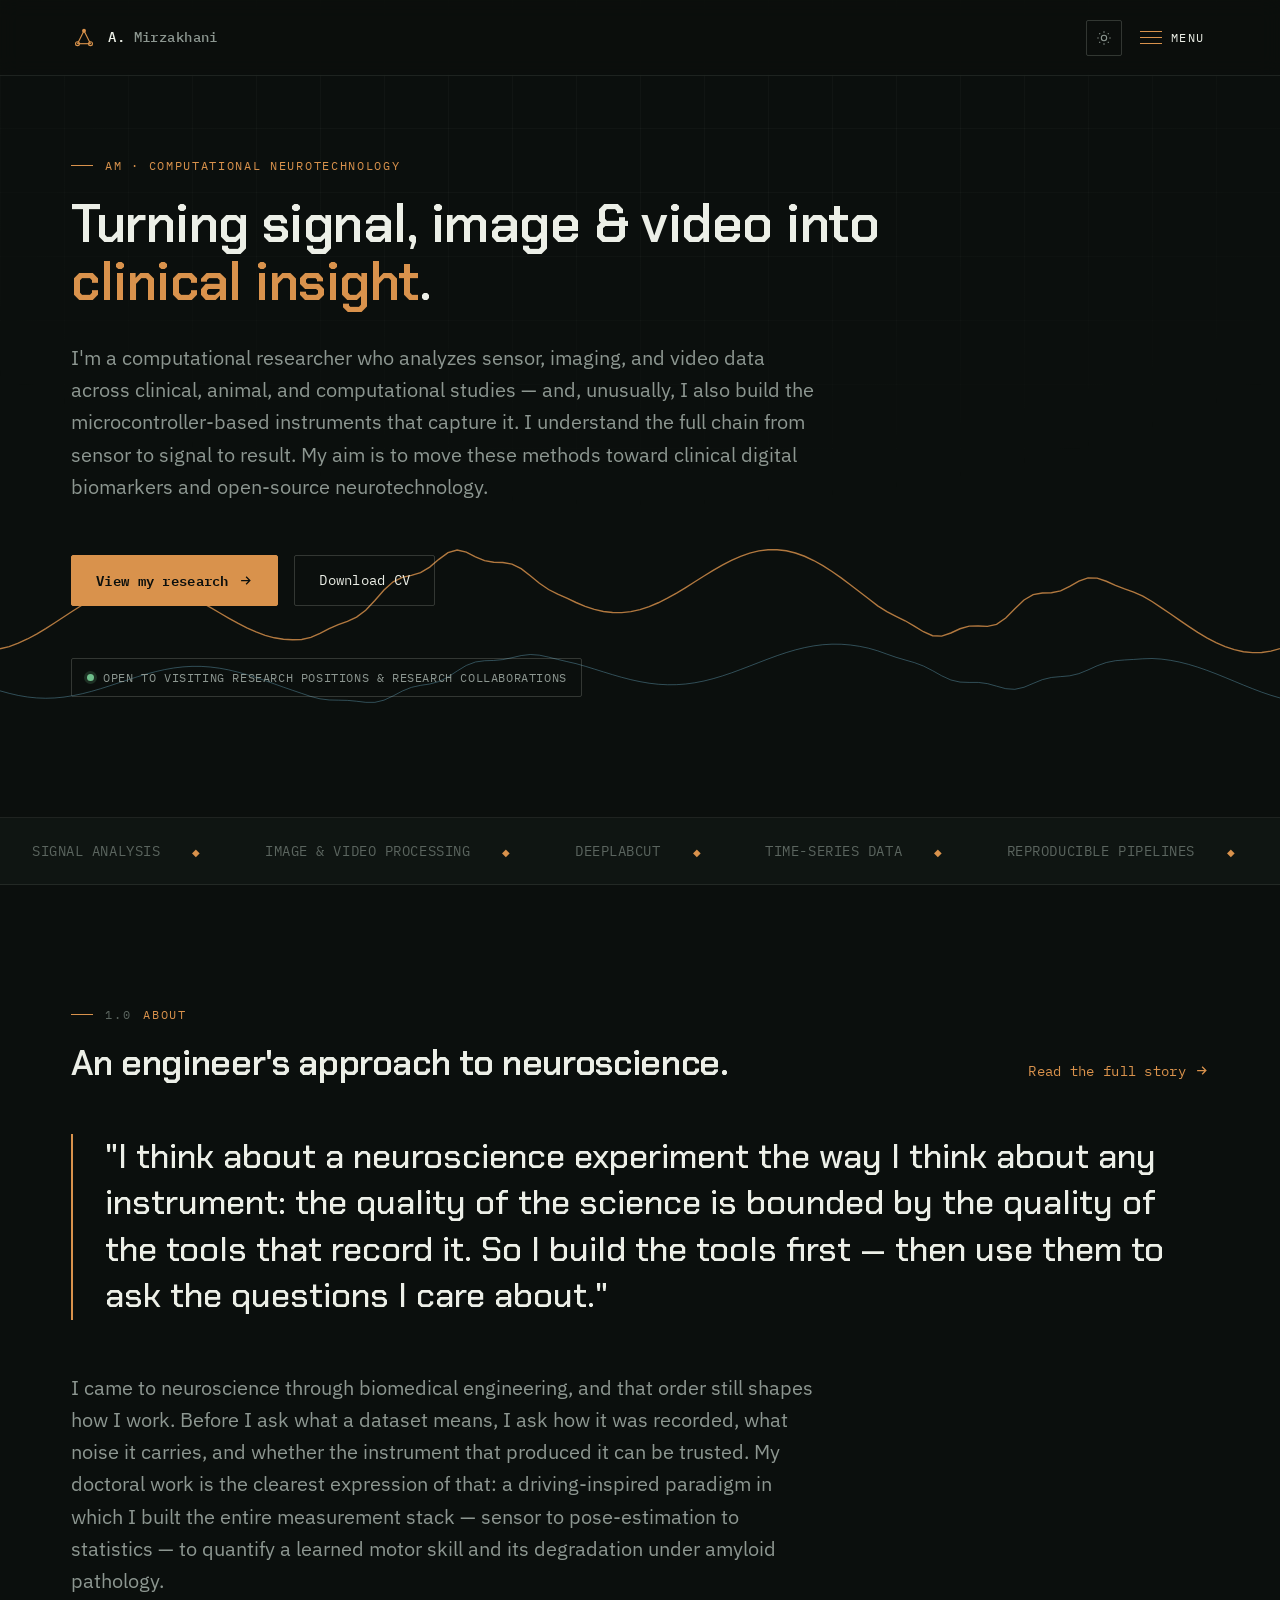
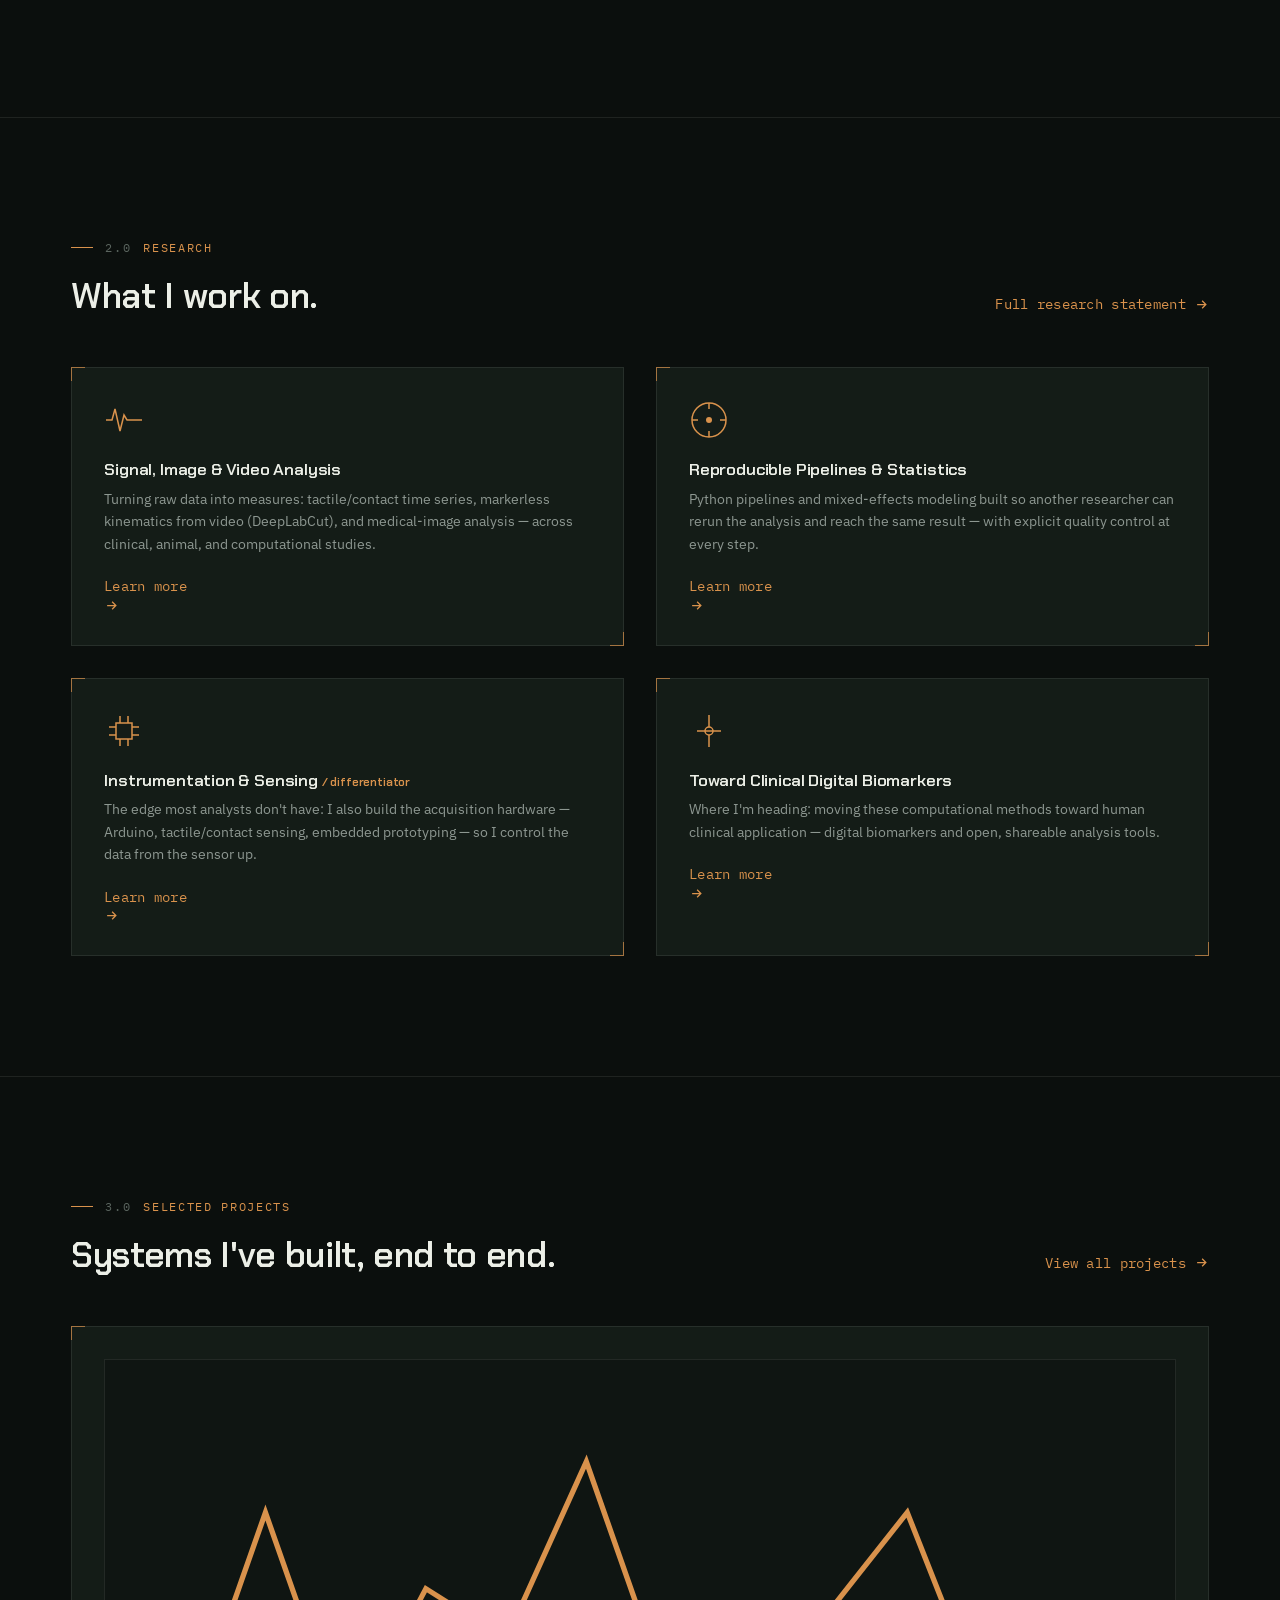
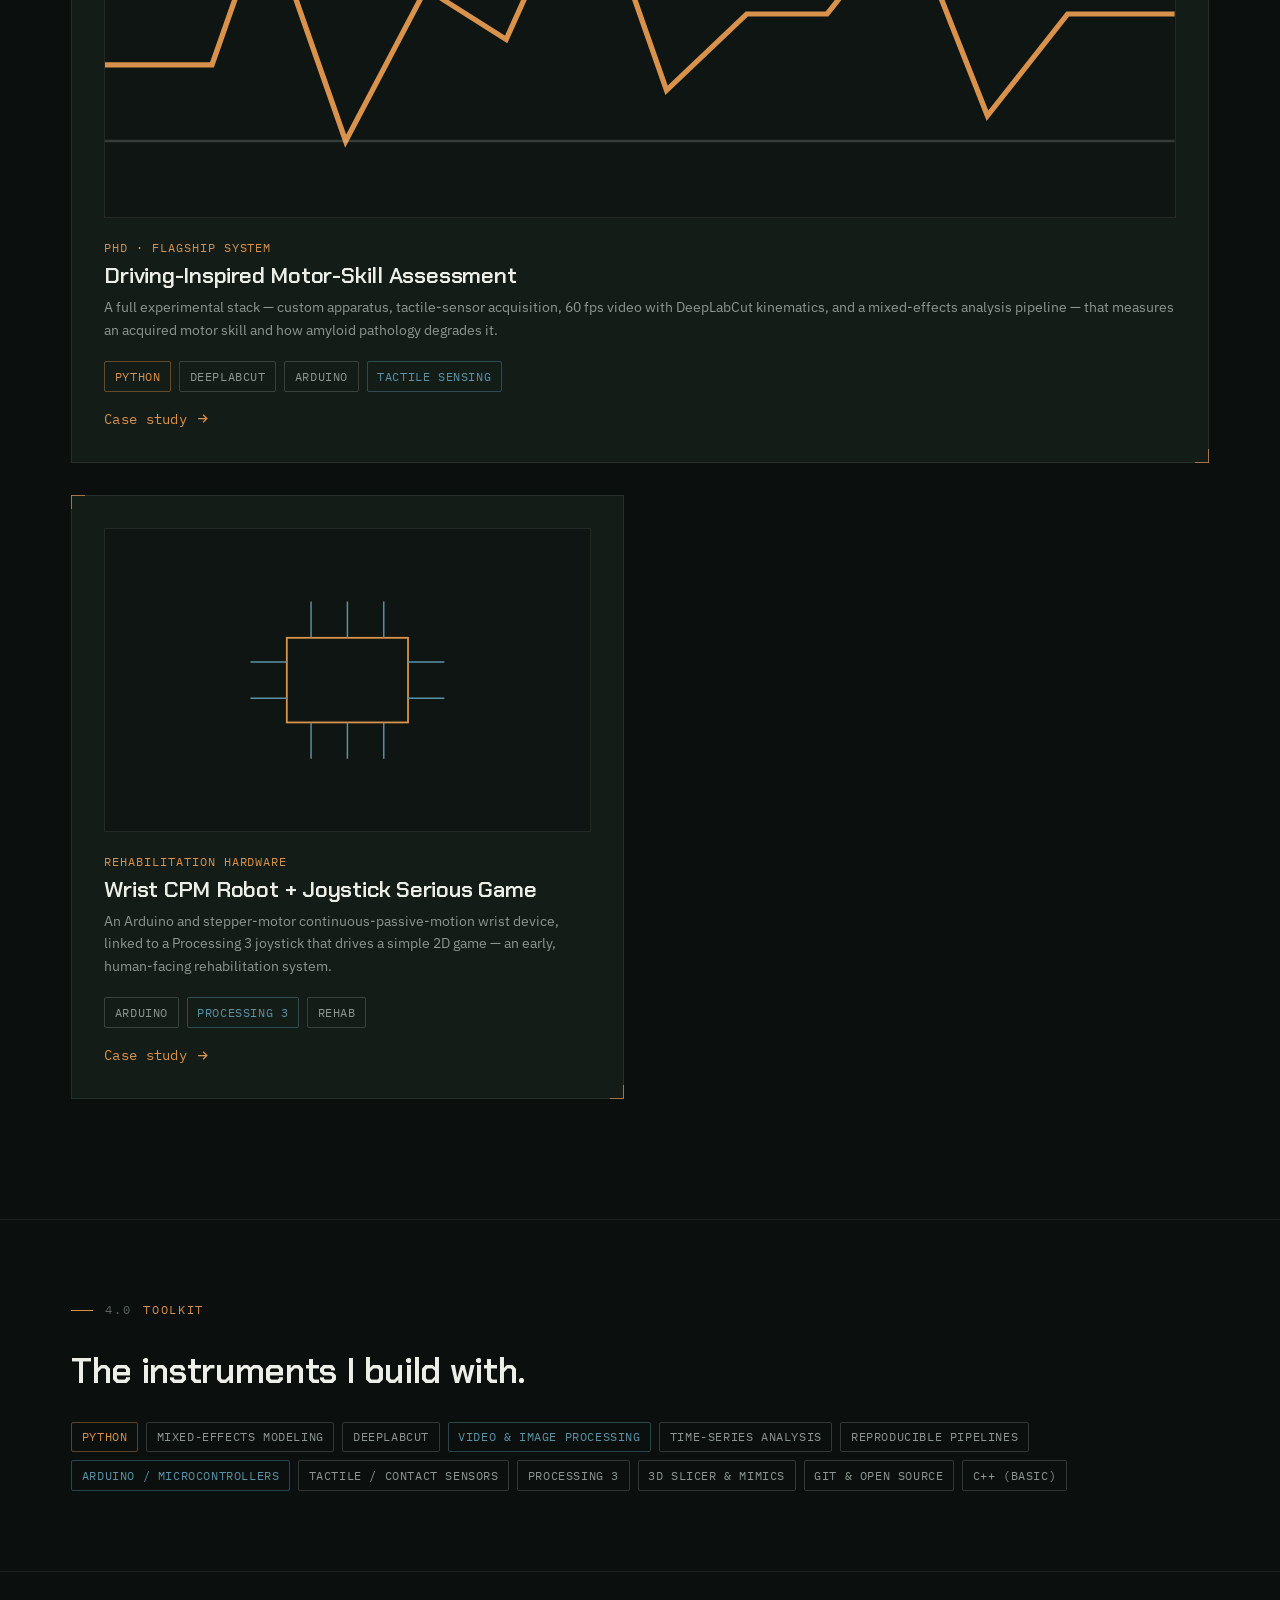
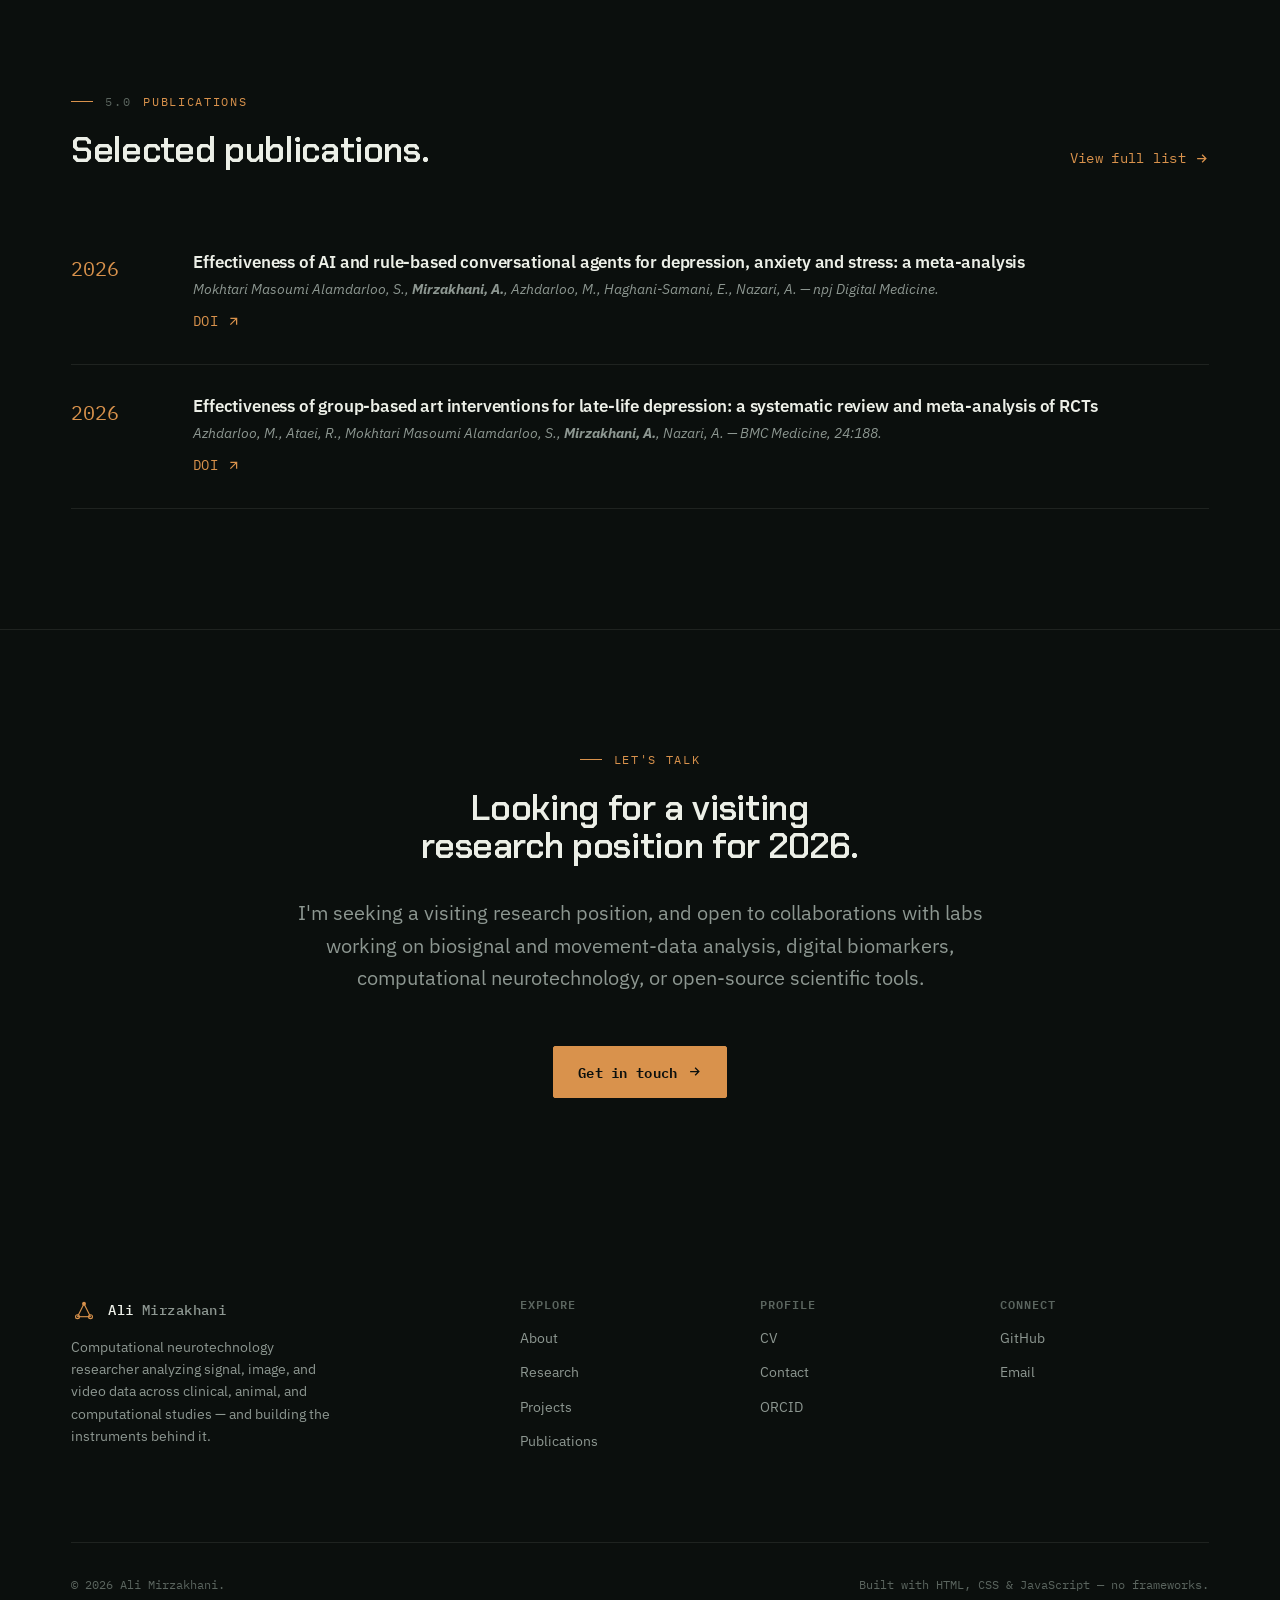
<file: index.html>
<!DOCTYPE html>
<html lang="en">
<head>
<meta charset="UTF-8">
<meta name="viewport" content="width=device-width, initial-scale=1.0">
<title>Ali Mirzakhani — Computational Neurotechnology</title>
<meta name="description" content="Ali Mirzakhani is a computational neurotechnology researcher analyzing signal, image, and video data across clinical, animal, and computational studies — and building the instrumentation behind it.">
<link rel="canonical" href="https://ali-mirzakhani.github.io/">

<meta property="og:type" content="website">
<meta property="og:title" content="Ali Mirzakhani — Computational Neurotechnology">
<meta property="og:description" content="Ali Mirzakhani is a computational neurotechnology researcher analyzing signal, image, and video data across clinical, animal, and computational studies — and building the instrumentation behind it.">
<meta property="og:url" content="https://ali-mirzakhani.github.io/">
<meta property="og:image" content="https://ali-mirzakhani.github.io/assets/icons/og-cover.jpg">
<meta name="twitter:card" content="summary_large_image">
<meta name="theme-color" content="#0B0F0D">

<link rel="icon" href="/assets/icons/favicon.svg" type="image/svg+xml">
<link rel="preconnect" href="https://fonts.googleapis.com">
<link rel="preconnect" href="https://fonts.gstatic.com" crossorigin>
<link href="https://fonts.googleapis.com/css2?family=Chakra+Petch:wght@500;600;700&family=IBM+Plex+Mono:wght@400;500;600&family=IBM+Plex+Sans:ital,wght@0,400;0,500;0,600;0,700;1,400&display=swap" rel="stylesheet">
<link rel="stylesheet" href="assets/css/main.css">

<script type="application/ld+json">
{
  "@context": "https://schema.org",
  "@type": "Person",
  "name": "Ali Mirzakhani",
  "jobTitle": "Computational Neurotechnology Researcher",
  "url": "https://ali-mirzakhani.github.io/",
  "email": "A_mirzakhani@razi.tums.ac.ir",
  "affiliation": {"@type": "Organization", "name": "Tehran University of Medical Sciences"},
  "sameAs": [
    "https://github.com/Ali-mirzakhani",
    "https://github.com/Neuroprocessing",
    "https://orcid.org/0009-0002-5056-2792"
  ],
  "knowsAbout": ["Signal Processing", "Image and Video Analysis", "DeepLabCut", "Time-Series Analysis", "Reproducible Pipelines", "Digital Biomarkers", "Embedded Instrumentation", "Biomedical Engineering"]
}
</script>
</head>
<body>
<a class="skip-link" href="#main">Skip to content</a>
<div class="board-grid" aria-hidden="true"></div>

<header class="site-header">
  <div class="container">
    <a href="index.html" class="brand" aria-label="Ali Mirzakhani — home">
      <svg class="node-mark" viewBox="0 0 32 32" aria-hidden="true"><line x1="16" y1="7" x2="8" y2="23"></line><line x1="16" y1="7" x2="24" y2="23"></line><line x1="8" y1="23" x2="24" y2="23"></line><circle class="n" cx="16" cy="7" r="2.4"></circle><circle cx="8" cy="23" r="2.4"></circle><circle cx="24" cy="23" r="2.4"></circle></svg>
      <span class="brand-name">A. <span class="surname">Mirzakhani</span></span>
    </a>
    <div class="header-actions">
      <button class="theme-toggle" data-theme-toggle type="button" aria-label="Toggle light and dark theme">
        <svg class="icon-sun" viewBox="0 0 24 24" fill="none" stroke="currentColor" stroke-width="1.6"><circle cx="12" cy="12" r="4"/><path d="M12 2v2M12 20v2M4.9 4.9l1.4 1.4M17.7 17.7l1.4 1.4M2 12h2M20 12h2M4.9 19.1l1.4-1.4M17.7 6.3l1.4-1.4"/></svg>
        <svg class="icon-moon" viewBox="0 0 24 24" fill="none" stroke="currentColor" stroke-width="1.6"><path d="M20 14.5A8.5 8.5 0 1 1 9.5 4a7 7 0 0 0 10.5 10.5Z"/></svg>
      </button>
      <button class="menu-btn" data-menu-btn type="button" aria-haspopup="true" aria-expanded="false" aria-controls="nav-overlay">
        <span class="bars" aria-hidden="true"><span></span><span></span><span></span></span>
        <span class="label">Menu</span>
      </button>
    </div>
  </div>
</header>

<nav class="nav-overlay" id="nav-overlay" data-nav-overlay aria-hidden="true" aria-label="Primary">
  <div class="nav-overlay-inner">
    <ul class="nav-list">
      <li><a href="index.html"><span class="num">01</span> Home</a></li>
      <li><a href="about.html"><span class="num">02</span> About</a></li>
      <li><a href="research.html"><span class="num">03</span> Research</a></li>
      <li><a href="projects.html"><span class="num">04</span> Projects</a></li>
      <li><a href="publications.html"><span class="num">05</span> Publications</a></li>
      <li><a href="cv.html"><span class="num">06</span> CV</a></li>
      <li><a href="contact.html"><span class="num">07</span> Contact</a></li>
    </ul>
    <div class="nav-aside">
      <div>
        <div class="status-row"><span class="status-dot pulse" aria-hidden="true"></span> Open to visiting research &amp; postdoctoral positions</div>
        <div class="clock">Tehran time — <strong data-clock data-tz="Asia/Tehran">--:--</strong></div>
      </div>
      <ul class="nav-social">
        <li><a href="https://github.com/Ali-mirzakhani" target="_blank" rel="noopener">GitHub <span>Ali-mirzakhani &rarr;</span></a></li>
        <li><a href="https://orcid.org/0009-0002-5056-2792" target="_blank" rel="noopener">ORCID <span>0009-0002-5056-2792 &rarr;</span></a></li>
        <li><a href="mailto:A_mirzakhani@razi.tums.ac.ir">Email <span>A_mirzakhani@razi.tums.ac.ir</span></a></li>
      </ul>
    </div>
  </div>
</nav>

<main id="main">

  <section class="hero">
    <div class="hero-canvas-wrap" aria-hidden="true"><canvas id="hero-canvas"></canvas></div>
    <div class="container">
      <div class="hero-inner">
        <span class="eyebrow">AM &middot; Computational Neurotechnology</span>
        <h1>Turning signal, image &amp; video into <span class="accent">clinical insight</span>.</h1>
        <p class="lede">I'm a computational researcher who analyzes sensor, imaging, and video data across clinical, animal, and computational studies &mdash; and, unusually, I also build the microcontroller-based instruments that capture it. I understand the full chain from sensor to signal to result. My aim is to move these methods toward clinical digital biomarkers and open-source neurotechnology.</p>
        <div class="hero-ctas">
          <a class="btn btn-primary" href="research.html">View my research <svg viewBox="0 0 24 24" fill="none" stroke="currentColor" stroke-width="2"><path d="M5 12h14M13 6l6 6-6 6"/></svg></a>
          <a class="btn btn-ghost" href="files/Ali_Mirzakhani_CV.pdf">Download CV</a>
        </div>
        <span class="status-badge"><span class="status-dot pulse" aria-hidden="true"></span> Open to visiting research positions &amp; research collaborations</span>
      </div>
    </div>
  </section>

  <div class="marquee" aria-hidden="true">
    <div class="marquee-track">
      <span>Signal Analysis</span><span>Image &amp; Video Processing</span><span>DeepLabCut</span><span>Time-Series Data</span><span>Reproducible Pipelines</span><span>Digital Biomarkers</span><span>Embedded Instrumentation</span><span>Open-Source Tools</span>
      <span>Signal Analysis</span><span>Image &amp; Video Processing</span><span>DeepLabCut</span><span>Time-Series Data</span><span>Reproducible Pipelines</span><span>Digital Biomarkers</span><span>Embedded Instrumentation</span><span>Open-Source Tools</span>
    </div>
  </div>

  <section class="section reveal">
    <div class="container">
      <div class="section-head">
        <div>
          <span class="eyebrow"><span class="idx">1.0</span> About</span>
          <h2>An engineer's approach to neuroscience.</h2>
        </div>
        <a class="arrow-link" href="about.html">Read the full story <svg viewBox="0 0 24 24" fill="none" stroke="currentColor" stroke-width="2"><path d="M5 12h14M13 6l6 6-6 6"/></svg></a>
      </div>
      <blockquote class="pull">"I think about a neuroscience experiment the way I think about any instrument: the quality of the science is bounded by the quality of the tools that record it. So I build the tools first &mdash; then use them to ask the questions I care about."</blockquote>
      <p class="lede mt-lg">I came to neuroscience through biomedical engineering, and that order still shapes how I work. Before I ask what a dataset means, I ask how it was recorded, what noise it carries, and whether the instrument that produced it can be trusted. My doctoral work is the clearest expression of that: a driving-inspired paradigm in which I built the entire measurement stack &mdash; sensor to pose-estimation to statistics &mdash; to quantify a learned motor skill and its degradation under amyloid pathology.</p>
    </div>
  </section>

  <section class="section reveal">
    <div class="container">
      <div class="section-head">
        <div>
          <span class="eyebrow"><span class="idx">2.0</span> Research</span>
          <h2>What I work on.</h2>
        </div>
        <a class="arrow-link" href="research.html">Full research statement <svg viewBox="0 0 24 24" fill="none" stroke="currentColor" stroke-width="2"><path d="M5 12h14M13 6l6 6-6 6"/></svg></a>
      </div>
      <div class="grid grid-2 reveal-stagger">

        <div class="card pillar-card bracket reveal">
          <div class="pillar-icon"><svg viewBox="0 0 40 40" fill="none" stroke="currentColor" stroke-width="1.5"><path d="M2 20h6l3-11 5 22 4-16 3 5h15"/></svg></div>
          <h3>Signal, Image &amp; Video Analysis</h3>
          <p>Turning raw data into measures: tactile/contact time series, markerless kinematics from video (DeepLabCut), and medical-image analysis &mdash; across clinical, animal, and computational studies.</p>
          <a class="arrow-link pillar-link" href="research.html#analysis">Learn more <svg viewBox="0 0 24 24" fill="none" stroke="currentColor" stroke-width="2"><path d="M5 12h14M13 6l6 6-6 6"/></svg></a>
        </div>

        <div class="card pillar-card bracket reveal">
          <div class="pillar-icon"><svg viewBox="0 0 40 40" fill="none" stroke="currentColor" stroke-width="1.5"><circle cx="20" cy="20" r="3" fill="currentColor" stroke="none"/><circle cx="20" cy="20" r="17"/><path d="M20 3v6M20 31v6M3 20h6M31 20h6"/></svg></div>
          <h3>Reproducible Pipelines &amp; Statistics</h3>
          <p>Python pipelines and mixed-effects modeling built so another researcher can rerun the analysis and reach the same result &mdash; with explicit quality control at every step.</p>
          <a class="arrow-link pillar-link" href="research.html#pipelines">Learn more <svg viewBox="0 0 24 24" fill="none" stroke="currentColor" stroke-width="2"><path d="M5 12h14M13 6l6 6-6 6"/></svg></a>
        </div>

        <div class="card pillar-card bracket reveal">
          <div class="pillar-icon"><svg viewBox="0 0 40 40" fill="none" stroke="currentColor" stroke-width="1.5"><rect x="12" y="12" width="16" height="16"/><path d="M16 12V5M24 12V5M16 35v-7M24 35v-7M12 16H5M12 24H5M35 16h-7M35 24h-7"/></svg></div>
          <h3>Instrumentation &amp; Sensing <span style="color:var(--c-copper);font-size:0.7em">/ differentiator</span></h3>
          <p>The edge most analysts don't have: I also build the acquisition hardware &mdash; Arduino, tactile/contact sensing, embedded prototyping &mdash; so I control the data from the sensor up.</p>
          <a class="arrow-link pillar-link" href="research.html#instrumentation">Learn more <svg viewBox="0 0 24 24" fill="none" stroke="currentColor" stroke-width="2"><path d="M5 12h14M13 6l6 6-6 6"/></svg></a>
        </div>

        <div class="card pillar-card bracket reveal">
          <div class="pillar-icon"><svg viewBox="0 0 40 40" fill="none" stroke="currentColor" stroke-width="1.5"><path d="M20 4v12M20 24v12M8 20h24" /><circle cx="20" cy="20" r="4"/></svg></div>
          <h3>Toward Clinical Digital Biomarkers</h3>
          <p>Where I'm heading: moving these computational methods toward human clinical application &mdash; digital biomarkers and open, shareable analysis tools.</p>
          <a class="arrow-link pillar-link" href="research.html#translation">Learn more <svg viewBox="0 0 24 24" fill="none" stroke="currentColor" stroke-width="2"><path d="M5 12h14M13 6l6 6-6 6"/></svg></a>
        </div>

      </div>
    </div>
  </section>

  <section class="section reveal">
    <div class="container">
      <div class="section-head">
        <div>
          <span class="eyebrow"><span class="idx">3.0</span> Selected Projects</span>
          <h2>Systems I've built, end to end.</h2>
        </div>
        <a class="arrow-link" href="projects.html">View all projects <svg viewBox="0 0 24 24" fill="none" stroke="currentColor" stroke-width="2"><path d="M5 12h14M13 6l6 6-6 6"/></svg></a>
      </div>
      <div class="grid grid-2">

        <article class="project-card card bracket featured">
          <div class="thumb">
            <svg viewBox="0 0 400 180" preserveAspectRatio="none"><rect width="400" height="180" fill="var(--c-bg-alt)"/><polyline points="0,120 40,120 60,60 90,150 120,90 150,110 180,40 210,130 240,100 270,100 300,60 330,140 360,100 400,100" fill="none" stroke="var(--c-copper)" stroke-width="2"/><line x1="0" y1="150" x2="400" y2="150" stroke="var(--c-border-strong)" stroke-width="1"/></svg>
          </div>
          <span class="kicker">PhD &middot; Flagship System</span>
          <h3>Driving-Inspired Motor-Skill Assessment</h3>
          <p>A full experimental stack &mdash; custom apparatus, tactile-sensor acquisition, 60&nbsp;fps video with DeepLabCut kinematics, and a mixed-effects analysis pipeline &mdash; that measures an acquired motor skill and how amyloid pathology degrades it.</p>
          <div class="tag-row" style="margin-bottom:1rem">
            <span class="tag on-copper">Python</span><span class="tag">DeepLabCut</span><span class="tag">Arduino</span><span class="tag on-blue">Tactile Sensing</span>
          </div>
          <div class="card-links">
            <a class="arrow-link" href="projects.html#motor-skill">Case study <svg viewBox="0 0 24 24" fill="none" stroke="currentColor" stroke-width="2"><path d="M5 12h14M13 6l6 6-6 6"/></svg></a>
          </div>
        </article>

        <article class="project-card card bracket">
          <div class="thumb">
            <svg viewBox="0 0 400 250" preserveAspectRatio="none"><rect width="400" height="250" fill="var(--c-bg-alt)"/><rect x="150" y="90" width="100" height="70" fill="none" stroke="var(--c-copper)" stroke-width="1.5"/><path d="M170 90V60M200 90V60M230 90V60M170 160v30M200 160v30M230 160v30M150 110h-30M150 140h-30M250 110h30M250 140h30" stroke="var(--c-trace-blue)" stroke-width="1.2"/></svg>
          </div>
          <span class="kicker">Rehabilitation Hardware</span>
          <h3>Wrist CPM Robot + Joystick Serious Game</h3>
          <p>An Arduino and stepper-motor continuous-passive-motion wrist device, linked to a Processing&nbsp;3 joystick that drives a simple 2D game &mdash; an early, human-facing rehabilitation system.</p>
          <div class="tag-row" style="margin-bottom:1rem">
            <span class="tag">Arduino</span><span class="tag on-blue">Processing 3</span><span class="tag">Rehab</span>
          </div>
          <div class="card-links">
            <a class="arrow-link" href="projects.html#rehab-robot">Case study <svg viewBox="0 0 24 24" fill="none" stroke="currentColor" stroke-width="2"><path d="M5 12h14M13 6l6 6-6 6"/></svg></a>
          </div>
        </article>

      </div>
    </div>
  </section>

  <section class="section tight reveal">
    <div class="container">
      <span class="eyebrow"><span class="idx">4.0</span> Toolkit</span>
      <h2 class="mt-md" style="margin-bottom:var(--sp-md)">The instruments I build with.</h2>
      <div class="tag-row">
        <span class="tag on-copper">Python</span>
        <span class="tag">Mixed-Effects Modeling</span>
        <span class="tag">DeepLabCut</span>
        <span class="tag on-blue">Video &amp; Image Processing</span>
        <span class="tag">Time-Series Analysis</span>
        <span class="tag">Reproducible Pipelines</span>
        <span class="tag on-blue">Arduino / Microcontrollers</span>
        <span class="tag">Tactile / Contact Sensors</span>
        <span class="tag">Processing 3</span>
        <span class="tag">3D Slicer &amp; Mimics</span>
        <span class="tag">Git &amp; Open Source</span>
        <span class="tag">C++ (basic)</span>
      </div>
    </div>
  </section>

  <section class="section reveal">
    <div class="container">
      <div class="section-head">
        <div>
          <span class="eyebrow"><span class="idx">5.0</span> Publications</span>
          <h2>Selected publications.</h2>
        </div>
        <a class="arrow-link" href="publications.html">View full list <svg viewBox="0 0 24 24" fill="none" stroke="currentColor" stroke-width="2"><path d="M5 12h14M13 6l6 6-6 6"/></svg></a>
      </div>
      <div class="pub-list">
        <div class="pub-item">
          <div class="pub-year mono">2026</div>
          <div>
            <h3>Effectiveness of AI and rule-based conversational agents for depression, anxiety and stress: a meta-analysis</h3>
            <p class="pub-meta">Mokhtari Masoumi Alamdarloo, S., <strong>Mirzakhani, A.</strong>, Azhdarloo, M., Haghani-Samani, E., Nazari, A. &mdash; <em>npj Digital Medicine</em>.</p>
            <div class="pub-links"><a class="arrow-link" href="https://doi.org/10.1038/s41746-026-02820-1" target="_blank" rel="noopener">DOI <svg viewBox="0 0 24 24" fill="none" stroke="currentColor" stroke-width="2"><path d="M7 17L17 7M7 7h10v10"/></svg></a></div>
          </div>
        </div>
        <div class="pub-item">
          <div class="pub-year mono">2026</div>
          <div>
            <h3>Effectiveness of group-based art interventions for late-life depression: a systematic review and meta-analysis of RCTs</h3>
            <p class="pub-meta">Azhdarloo, M., Ataei, R., Mokhtari Masoumi Alamdarloo, S., <strong>Mirzakhani, A.</strong>, Nazari, A. &mdash; <em>BMC Medicine</em>, 24:188.</p>
            <div class="pub-links"><a class="arrow-link" href="https://doi.org/10.1186/s12916-026-04728-9" target="_blank" rel="noopener">DOI <svg viewBox="0 0 24 24" fill="none" stroke="currentColor" stroke-width="2"><path d="M7 17L17 7M7 7h10v10"/></svg></a></div>
          </div>
        </div>
      </div>
    </div>
  </section>

  <section class="cta-band reveal">
    <div class="container">
      <span class="eyebrow" style="justify-content:center">Let's talk</span>
      <h2>Looking for a visiting research position for 2026.</h2>
      <p class="lede" style="margin-inline:auto;text-align:center;margin-bottom:var(--sp-lg)">I'm seeking a visiting research position, and open to collaborations with labs working on biosignal and movement-data analysis, digital biomarkers, computational neurotechnology, or open-source scientific tools.</p>
      <a class="btn btn-primary" href="contact.html">Get in touch <svg viewBox="0 0 24 24" fill="none" stroke="currentColor" stroke-width="2"><path d="M5 12h14M13 6l6 6-6 6"/></svg></a>
    </div>
  </section>

</main>

<footer class="site-footer">
  <div class="container">
    <div class="footer-top">
      <div class="footer-brand">
        <a href="index.html" class="brand">
          <svg class="node-mark" viewBox="0 0 32 32" aria-hidden="true"><line x1="16" y1="7" x2="8" y2="23"></line><line x1="16" y1="7" x2="24" y2="23"></line><line x1="8" y1="23" x2="24" y2="23"></line><circle class="n" cx="16" cy="7" r="2.4"></circle><circle cx="8" cy="23" r="2.4"></circle><circle cx="24" cy="23" r="2.4"></circle></svg>
          <span class="brand-name">Ali <span class="surname">Mirzakhani</span></span>
        </a>
        <p>Computational neurotechnology researcher analyzing signal, image, and video data across clinical, animal, and computational studies &mdash; and building the instruments behind it.</p>
      </div>
      <div class="footer-col">
        <h4>Explore</h4>
        <ul><li><a href="about.html">About</a></li><li><a href="research.html">Research</a></li><li><a href="projects.html">Projects</a></li><li><a href="publications.html">Publications</a></li></ul>
      </div>
      <div class="footer-col">
        <h4>Profile</h4>
        <ul><li><a href="cv.html">CV</a></li><li><a href="contact.html">Contact</a></li><li><a href="https://orcid.org/0009-0002-5056-2792" target="_blank" rel="noopener">ORCID</a></li></ul>
      </div>
      <div class="footer-col">
        <h4>Connect</h4>
        <ul><li><a href="https://github.com/Ali-mirzakhani" target="_blank" rel="noopener">GitHub</a></li><li><a href="mailto:A_mirzakhani@razi.tums.ac.ir">Email</a></li></ul>
      </div>
    </div>
    <div class="footer-bottom">
      <span>&copy; <span id="year">2026</span> Ali Mirzakhani.</span>
      <span>Built with HTML, CSS &amp; JavaScript &mdash; no frameworks.</span>
    </div>
  </div>
</footer>

<button class="back-to-top" data-back-to-top aria-label="Back to top">
  <svg viewBox="0 0 24 24" fill="none" stroke="currentColor" stroke-width="2"><path d="M12 19V5M5 12l7-7 7 7"/></svg>
</button>

<script>document.getElementById('year').textContent = new Date().getFullYear();</script>
<script src="assets/js/main.js"></script>
</body>
</html>
</file>
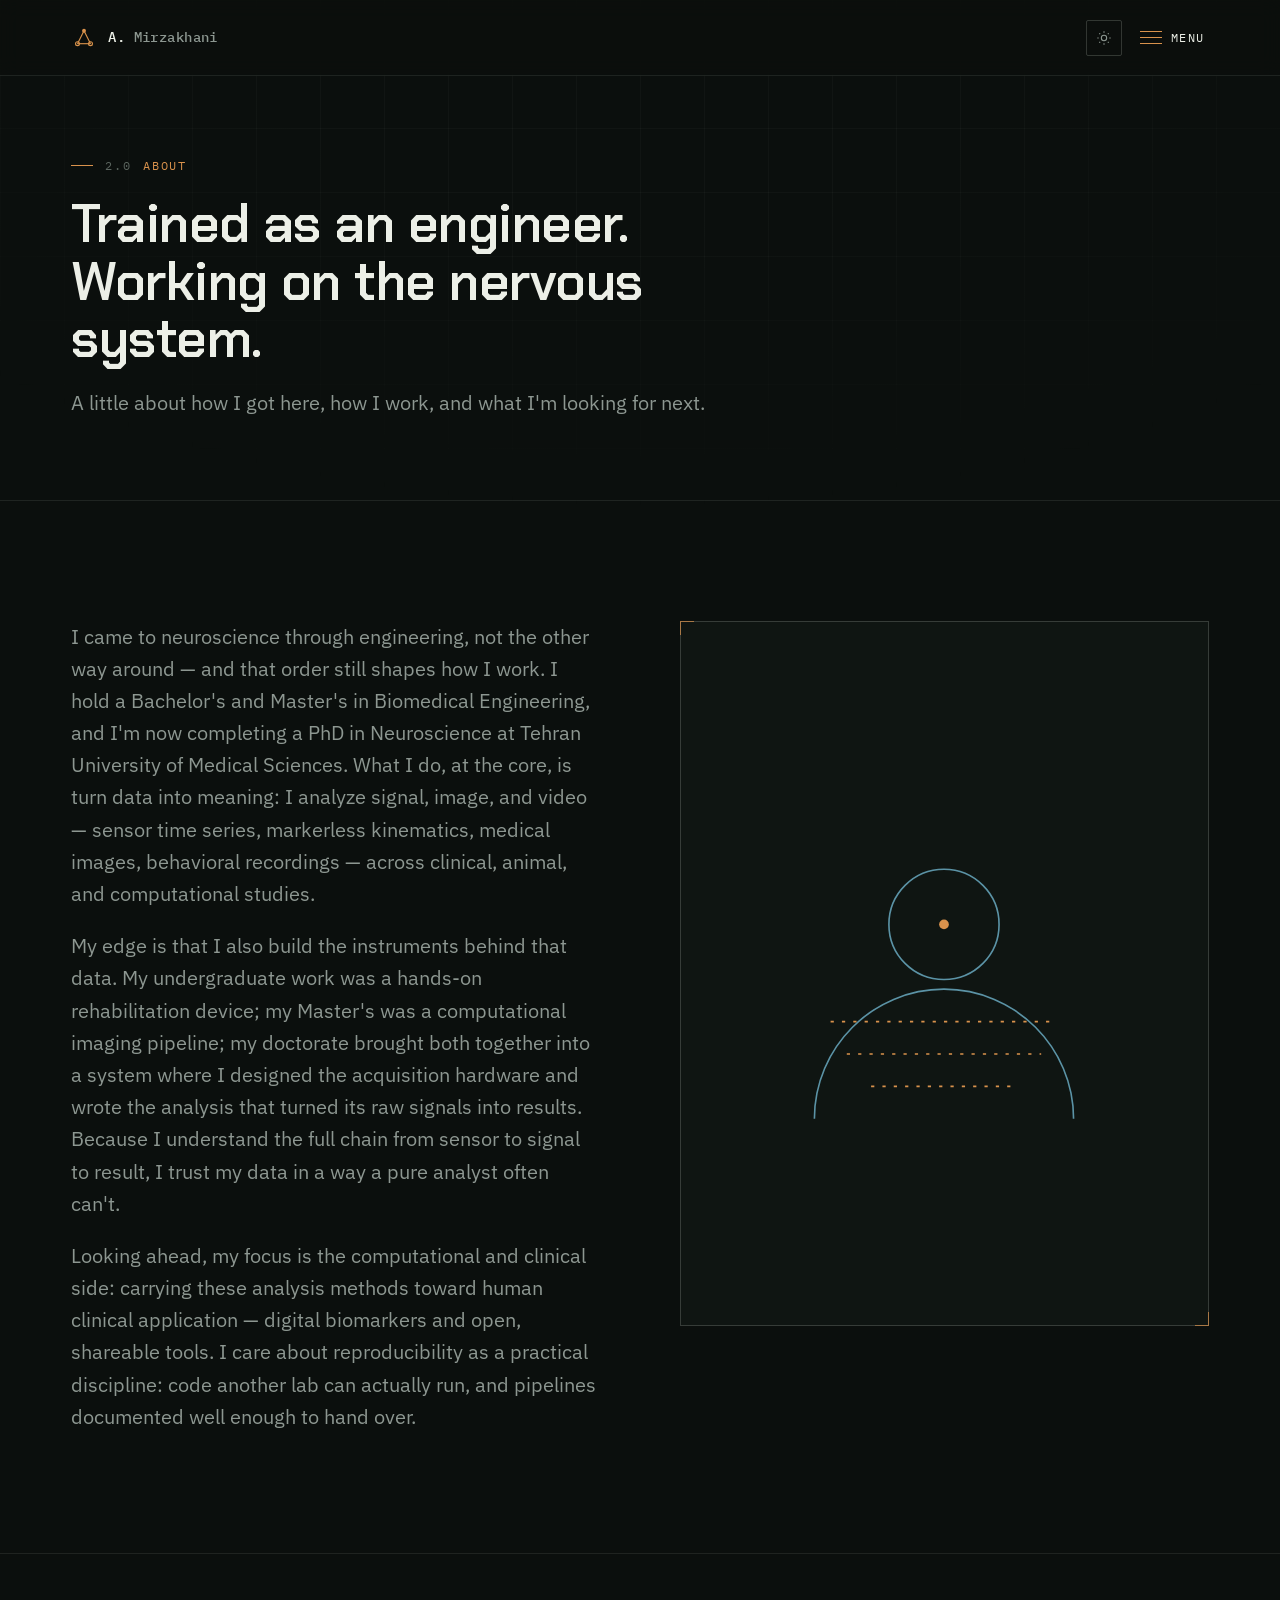
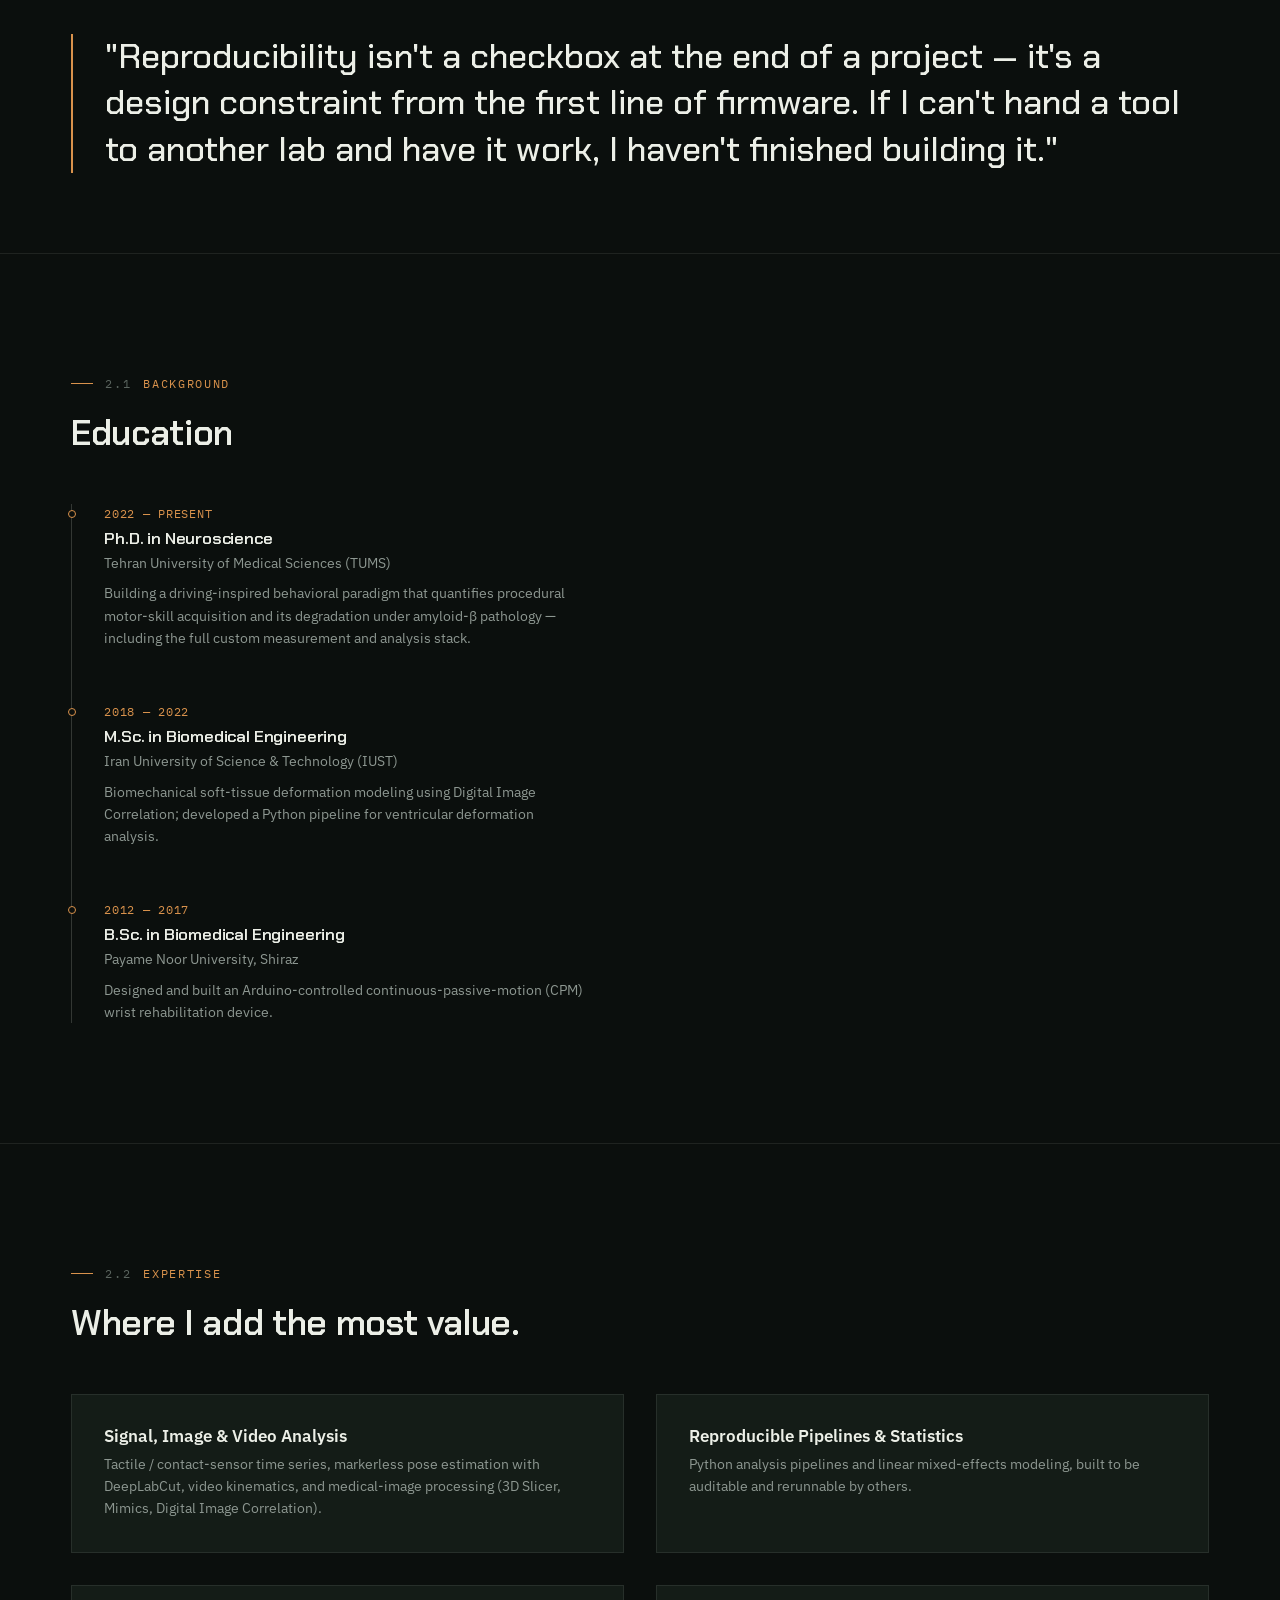
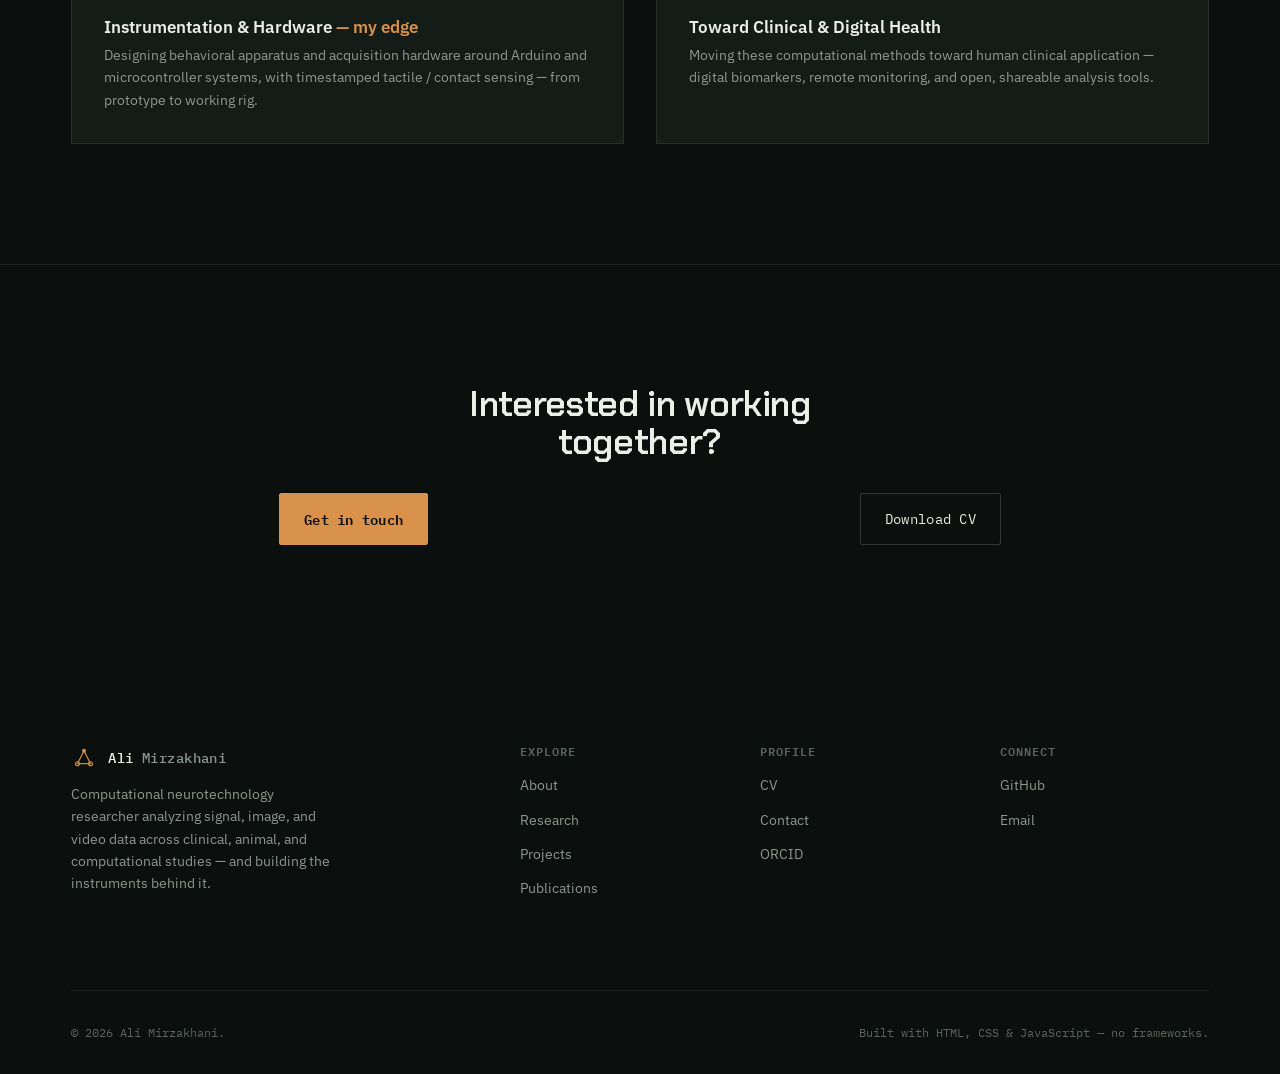
<file: about.html>
<!DOCTYPE html>
<html lang="en">
<head>
<meta charset="UTF-8">
<meta name="viewport" content="width=device-width, initial-scale=1.0">
<title>About — Ali Mirzakhani</title>
<meta name="description" content="Biomedical engineer and neuroscience PhD candidate at Tehran University of Medical Sciences, building measurement systems for motor behavior.">
<link rel="canonical" href="https://ali-mirzakhani.github.io/about.html">

<meta property="og:type" content="website">
<meta property="og:title" content="About — Ali Mirzakhani">
<meta property="og:description" content="Biomedical engineer and neuroscience PhD candidate at Tehran University of Medical Sciences, building measurement systems for motor behavior.">
<meta property="og:url" content="https://ali-mirzakhani.github.io/about.html">
<meta property="og:image" content="https://ali-mirzakhani.github.io/assets/icons/og-cover.jpg">
<meta name="twitter:card" content="summary_large_image">
<meta name="theme-color" content="#0B0F0D">

<link rel="icon" href="/assets/icons/favicon.svg" type="image/svg+xml">
<link rel="preconnect" href="https://fonts.googleapis.com">
<link rel="preconnect" href="https://fonts.gstatic.com" crossorigin>
<link href="https://fonts.googleapis.com/css2?family=Chakra+Petch:wght@500;600;700&family=IBM+Plex+Mono:wght@400;500;600&family=IBM+Plex+Sans:ital,wght@0,400;0,500;0,600;0,700;1,400&display=swap" rel="stylesheet">
<link rel="stylesheet" href="assets/css/main.css">

<script type="application/ld+json">
{
  "@context": "https://schema.org",
  "@type": "Person",
  "name": "Ali Mirzakhani",
  "jobTitle": "Computational Neurotechnology Researcher",
  "url": "https://ali-mirzakhani.github.io/",
  "email": "A_mirzakhani@razi.tums.ac.ir",
  "affiliation": {"@type": "Organization", "name": "Tehran University of Medical Sciences"},
  "sameAs": [
    "https://github.com/Ali-mirzakhani",
    "https://github.com/Neuroprocessing",
    "https://orcid.org/0009-0002-5056-2792"
  ],
  "knowsAbout": ["Signal Processing", "Image and Video Analysis", "DeepLabCut", "Time-Series Analysis", "Reproducible Pipelines", "Digital Biomarkers", "Embedded Instrumentation", "Biomedical Engineering"]
}
</script>
</head>
<body>
<a class="skip-link" href="#main">Skip to content</a>
<div class="board-grid" aria-hidden="true"></div>

<header class="site-header">
  <div class="container">
    <a href="index.html" class="brand" aria-label="Ali Mirzakhani — home">
      <svg class="node-mark" viewBox="0 0 32 32" aria-hidden="true"><line x1="16" y1="7" x2="8" y2="23"></line><line x1="16" y1="7" x2="24" y2="23"></line><line x1="8" y1="23" x2="24" y2="23"></line><circle class="n" cx="16" cy="7" r="2.4"></circle><circle cx="8" cy="23" r="2.4"></circle><circle cx="24" cy="23" r="2.4"></circle></svg>
      <span class="brand-name">A. <span class="surname">Mirzakhani</span></span>
    </a>
    <div class="header-actions">
      <button class="theme-toggle" data-theme-toggle type="button" aria-label="Toggle light and dark theme">
        <svg class="icon-sun" viewBox="0 0 24 24" fill="none" stroke="currentColor" stroke-width="1.6"><circle cx="12" cy="12" r="4"/><path d="M12 2v2M12 20v2M4.9 4.9l1.4 1.4M17.7 17.7l1.4 1.4M2 12h2M20 12h2M4.9 19.1l1.4-1.4M17.7 6.3l1.4-1.4"/></svg>
        <svg class="icon-moon" viewBox="0 0 24 24" fill="none" stroke="currentColor" stroke-width="1.6"><path d="M20 14.5A8.5 8.5 0 1 1 9.5 4a7 7 0 0 0 10.5 10.5Z"/></svg>
      </button>
      <button class="menu-btn" data-menu-btn type="button" aria-haspopup="true" aria-expanded="false" aria-controls="nav-overlay">
        <span class="bars" aria-hidden="true"><span></span><span></span><span></span></span>
        <span class="label">Menu</span>
      </button>
    </div>
  </div>
</header>

<nav class="nav-overlay" id="nav-overlay" data-nav-overlay aria-hidden="true" aria-label="Primary">
  <div class="nav-overlay-inner">
    <ul class="nav-list">
      <li><a href="index.html"><span class="num">01</span> Home</a></li>
      <li><a href="about.html"><span class="num">02</span> About</a></li>
      <li><a href="research.html"><span class="num">03</span> Research</a></li>
      <li><a href="projects.html"><span class="num">04</span> Projects</a></li>
      <li><a href="publications.html"><span class="num">05</span> Publications</a></li>
      <li><a href="cv.html"><span class="num">06</span> CV</a></li>
      <li><a href="contact.html"><span class="num">07</span> Contact</a></li>
    </ul>
    <div class="nav-aside">
      <div>
        <div class="status-row"><span class="status-dot pulse" aria-hidden="true"></span> Open to visiting research &amp; postdoctoral positions</div>
        <div class="clock">Tehran time — <strong data-clock data-tz="Asia/Tehran">--:--</strong></div>
      </div>
      <ul class="nav-social">
        <li><a href="https://github.com/Ali-mirzakhani" target="_blank" rel="noopener">GitHub <span>Ali-mirzakhani &rarr;</span></a></li>
        <li><a href="https://orcid.org/0009-0002-5056-2792" target="_blank" rel="noopener">ORCID <span>0009-0002-5056-2792 &rarr;</span></a></li>
        <li><a href="mailto:A_mirzakhani@razi.tums.ac.ir">Email <span>A_mirzakhani@razi.tums.ac.ir</span></a></li>
      </ul>
    </div>
  </div>
</nav>

<main id="main">

  <section class="page-hero">
    <div class="container">
      <span class="eyebrow"><span class="idx">2.0</span> About</span>
      <h1>Trained as an engineer.<br>Working on the nervous system.</h1>
      <p class="lede">A little about how I got here, how I work, and what I'm looking for next.</p>
    </div>
  </section>

  <section class="section reveal">
    <div class="container grid grid-2" style="align-items:start;gap:var(--sp-xl)">
      <div>
        <p class="lede" style="margin-bottom:1.25rem">I came to neuroscience through engineering, not the other way around &mdash; and that order still shapes how I work. I hold a Bachelor's and Master's in Biomedical Engineering, and I'm now completing a PhD in Neuroscience at Tehran University of Medical Sciences. What I do, at the core, is turn data into meaning: I analyze signal, image, and video &mdash; sensor time series, markerless kinematics, medical images, behavioral recordings &mdash; across clinical, animal, and computational studies.</p>
        <p class="lede" style="margin-bottom:1.25rem">My edge is that I also build the instruments behind that data. My undergraduate work was a hands-on rehabilitation device; my Master's was a computational imaging pipeline; my doctorate brought both together into a system where I designed the acquisition hardware and wrote the analysis that turned its raw signals into results. Because I understand the full chain from sensor to signal to result, I trust my data in a way a pure analyst often can't.</p>
        <p class="lede">Looking ahead, my focus is the computational and clinical side: carrying these analysis methods toward human clinical application &mdash; digital biomarkers and open, shareable tools. I care about reproducibility as a practical discipline: code another lab can actually run, and pipelines documented well enough to hand over.</p>
      </div>
      <div class="bracket" style="aspect-ratio:3/4;border:1px solid var(--c-border-strong);background:var(--c-bg-alt);display:flex;align-items:center;justify-content:center;padding:2rem">
        <svg viewBox="0 0 200 200" width="70%" fill="none" stroke="var(--c-copper)" stroke-width="1"><circle cx="100" cy="70" r="34" stroke="var(--c-trace-blue)"/><path d="M20 190c0-44 36-80 80-80s80 36 80 80" stroke="var(--c-trace-blue)"/><path d="M30 130h140M40 150h120M55 170h90" stroke-dasharray="2 5"/><circle cx="100" cy="70" r="3" fill="var(--c-copper)" stroke="none"/></svg>
      </div>
    </div>
  </section>

  <section class="section tight reveal">
    <div class="container">
      <blockquote class="pull">"Reproducibility isn't a checkbox at the end of a project &mdash; it's a design constraint from the first line of firmware. If I can't hand a tool to another lab and have it work, I haven't finished building it."</blockquote>
    </div>
  </section>

  <section class="section reveal">
    <div class="container">
      <span class="eyebrow"><span class="idx">2.1</span> Background</span>
      <h2 style="margin-bottom:var(--sp-lg)">Education</h2>
      <div class="timeline">
        <div class="timeline-item">
          <div class="t-year">2022 &mdash; Present</div>
          <h3>Ph.D. in Neuroscience</h3>
          <div class="t-org">Tehran University of Medical Sciences (TUMS)</div>
          <p>Building a driving-inspired behavioral paradigm that quantifies procedural motor-skill acquisition and its degradation under amyloid-&beta; pathology &mdash; including the full custom measurement and analysis stack.</p>
        </div>
        <div class="timeline-item">
          <div class="t-year">2018 &mdash; 2022</div>
          <h3>M.Sc. in Biomedical Engineering</h3>
          <div class="t-org">Iran University of Science &amp; Technology (IUST)</div>
          <p>Biomechanical soft-tissue deformation modeling using Digital Image Correlation; developed a Python pipeline for ventricular deformation analysis.</p>
        </div>
        <div class="timeline-item">
          <div class="t-year">2012 &mdash; 2017</div>
          <h3>B.Sc. in Biomedical Engineering</h3>
          <div class="t-org">Payame Noor University, Shiraz</div>
          <p>Designed and built an Arduino-controlled continuous-passive-motion (CPM) wrist rehabilitation device.</p>
        </div>
      </div>
    </div>
  </section>

  <section class="section reveal">
    <div class="container">
      <span class="eyebrow"><span class="idx">2.2</span> Expertise</span>
      <h2 style="margin-bottom:var(--sp-lg)">Where I add the most value.</h2>
      <div class="grid grid-2">
        <div class="card">
          <h4 style="margin-bottom:0.5rem">Signal, Image &amp; Video Analysis</h4>
          <p class="text-muted" style="font-size:var(--text-sm)">Tactile / contact-sensor time series, markerless pose estimation with DeepLabCut, video kinematics, and medical-image processing (3D Slicer, Mimics, Digital Image Correlation).</p>
        </div>
        <div class="card">
          <h4 style="margin-bottom:0.5rem">Reproducible Pipelines &amp; Statistics</h4>
          <p class="text-muted" style="font-size:var(--text-sm)">Python analysis pipelines and linear mixed-effects modeling, built to be auditable and rerunnable by others.</p>
        </div>
        <div class="card">
          <h4 style="margin-bottom:0.5rem">Instrumentation &amp; Hardware <span style="color:var(--c-copper)">&mdash; my edge</span></h4>
          <p class="text-muted" style="font-size:var(--text-sm)">Designing behavioral apparatus and acquisition hardware around Arduino and microcontroller systems, with timestamped tactile / contact sensing &mdash; from prototype to working rig.</p>
        </div>
        <div class="card">
          <h4 style="margin-bottom:0.5rem">Toward Clinical &amp; Digital Health</h4>
          <p class="text-muted" style="font-size:var(--text-sm)">Moving these computational methods toward human clinical application &mdash; digital biomarkers, remote monitoring, and open, shareable analysis tools.</p>
        </div>
      </div>
    </div>
  </section>

  <section class="cta-band reveal">
    <div class="container">
      <h2>Interested in working together?</h2>
      <div class="hero-ctas" style="justify-content:center;margin-bottom:0">
        <a class="btn btn-primary" href="contact.html">Get in touch</a>
        <a class="btn btn-ghost" href="files/Ali_Mirzakhani_CV.pdf">Download CV</a>
      </div>
    </div>
  </section>

</main>

<footer class="site-footer">
  <div class="container">
    <div class="footer-top">
      <div class="footer-brand">
        <a href="index.html" class="brand">
          <svg class="node-mark" viewBox="0 0 32 32" aria-hidden="true"><line x1="16" y1="7" x2="8" y2="23"></line><line x1="16" y1="7" x2="24" y2="23"></line><line x1="8" y1="23" x2="24" y2="23"></line><circle class="n" cx="16" cy="7" r="2.4"></circle><circle cx="8" cy="23" r="2.4"></circle><circle cx="24" cy="23" r="2.4"></circle></svg>
          <span class="brand-name">Ali <span class="surname">Mirzakhani</span></span>
        </a>
        <p>Computational neurotechnology researcher analyzing signal, image, and video data across clinical, animal, and computational studies &mdash; and building the instruments behind it.</p>
      </div>
      <div class="footer-col">
        <h4>Explore</h4>
        <ul><li><a href="about.html">About</a></li><li><a href="research.html">Research</a></li><li><a href="projects.html">Projects</a></li><li><a href="publications.html">Publications</a></li></ul>
      </div>
      <div class="footer-col">
        <h4>Profile</h4>
        <ul><li><a href="cv.html">CV</a></li><li><a href="contact.html">Contact</a></li><li><a href="https://orcid.org/0009-0002-5056-2792" target="_blank" rel="noopener">ORCID</a></li></ul>
      </div>
      <div class="footer-col">
        <h4>Connect</h4>
        <ul><li><a href="https://github.com/Ali-mirzakhani" target="_blank" rel="noopener">GitHub</a></li><li><a href="mailto:A_mirzakhani@razi.tums.ac.ir">Email</a></li></ul>
      </div>
    </div>
    <div class="footer-bottom">
      <span>&copy; <span id="year">2026</span> Ali Mirzakhani.</span>
      <span>Built with HTML, CSS &amp; JavaScript &mdash; no frameworks.</span>
    </div>
  </div>
</footer>

<button class="back-to-top" data-back-to-top aria-label="Back to top">
  <svg viewBox="0 0 24 24" fill="none" stroke="currentColor" stroke-width="2"><path d="M12 19V5M5 12l7-7 7 7"/></svg>
</button>

<script>document.getElementById('year').textContent = new Date().getFullYear();</script>
<script src="assets/js/main.js"></script>
</body>
</html>
</file>
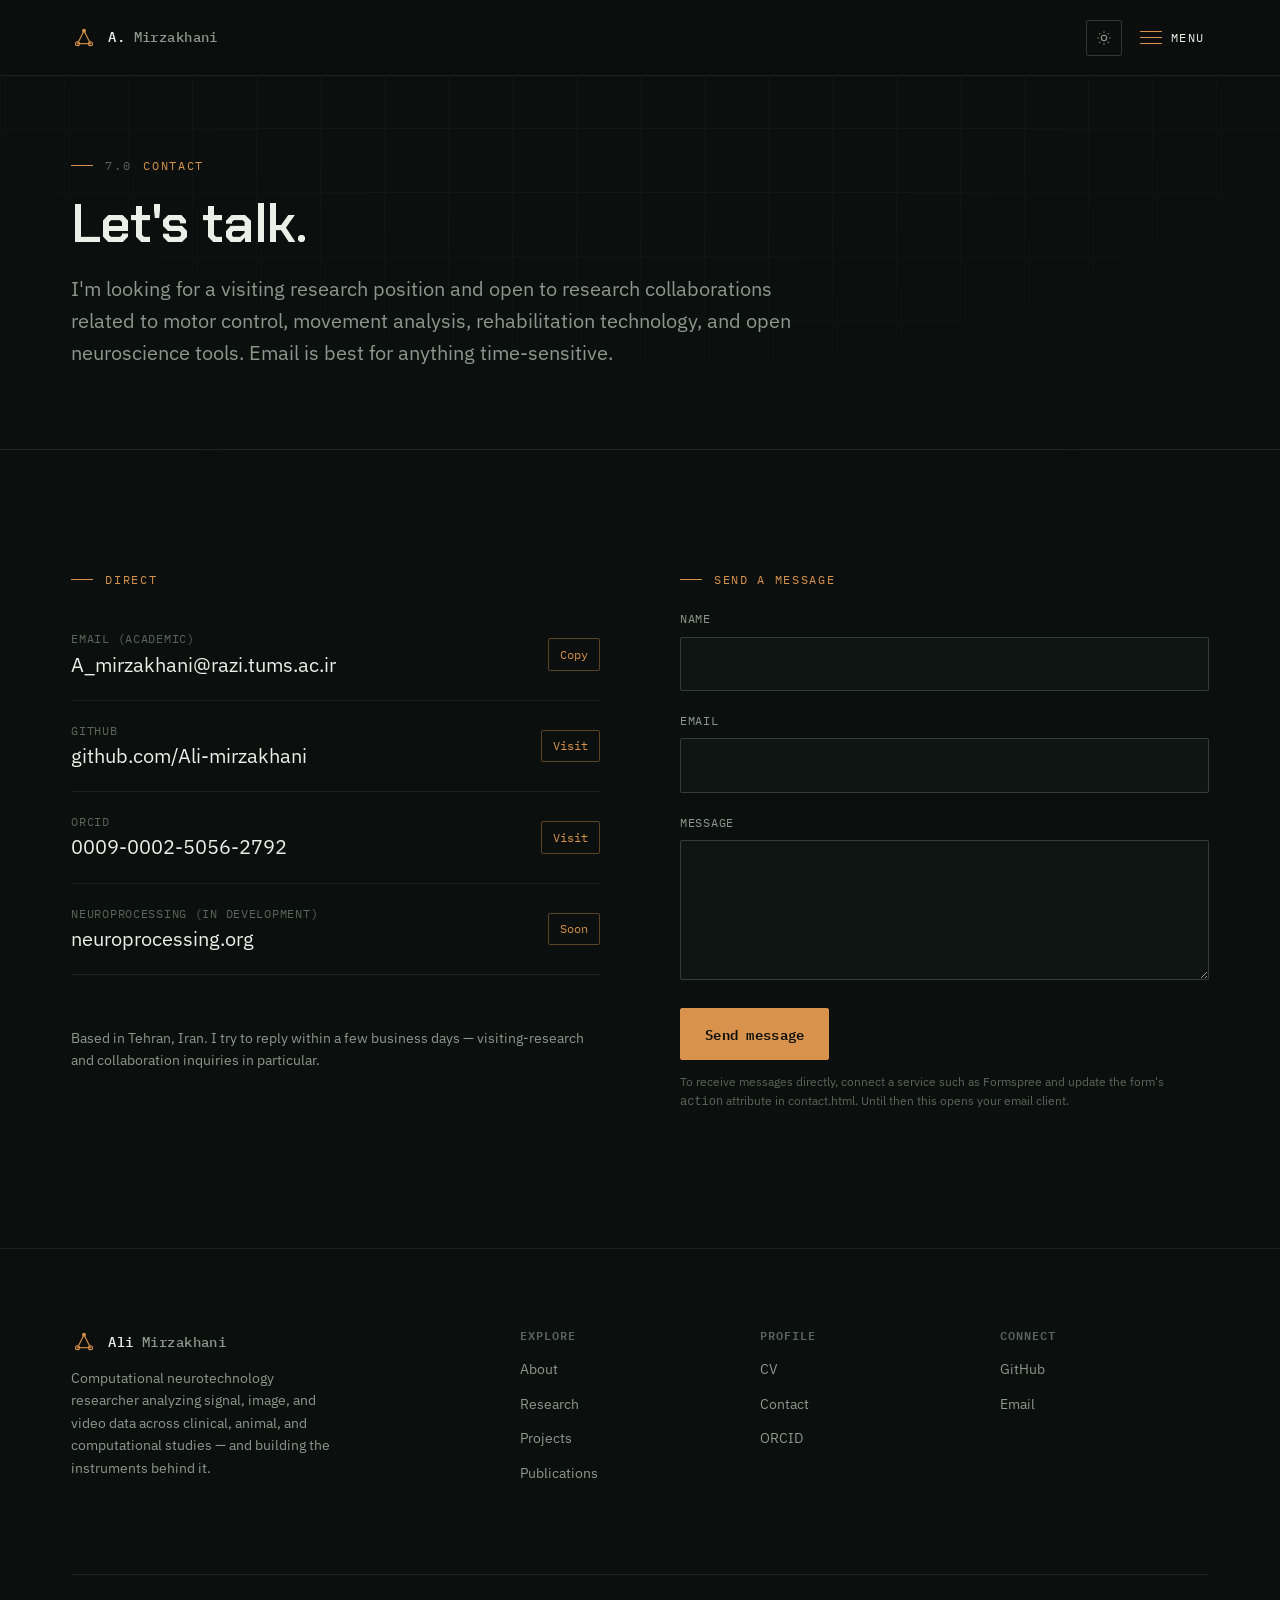
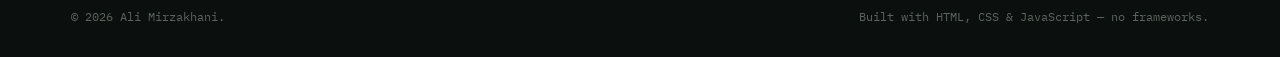
<file: contact.html>
<!DOCTYPE html>
<html lang="en">
<head>
<meta charset="UTF-8">
<meta name="viewport" content="width=device-width, initial-scale=1.0">
<title>Contact — Ali Mirzakhani</title>
<meta name="description" content="Get in touch with Ali Mirzakhani about visiting research positions and collaborations.">
<link rel="canonical" href="https://ali-mirzakhani.github.io/contact.html">

<meta property="og:type" content="website">
<meta property="og:title" content="Contact — Ali Mirzakhani">
<meta property="og:description" content="Get in touch with Ali Mirzakhani about visiting research positions and collaborations.">
<meta property="og:url" content="https://ali-mirzakhani.github.io/contact.html">
<meta property="og:image" content="https://ali-mirzakhani.github.io/assets/icons/og-cover.jpg">
<meta name="twitter:card" content="summary_large_image">
<meta name="theme-color" content="#0B0F0D">

<link rel="icon" href="/assets/icons/favicon.svg" type="image/svg+xml">
<link rel="preconnect" href="https://fonts.googleapis.com">
<link rel="preconnect" href="https://fonts.gstatic.com" crossorigin>
<link href="https://fonts.googleapis.com/css2?family=Chakra+Petch:wght@500;600;700&family=IBM+Plex+Mono:wght@400;500;600&family=IBM+Plex+Sans:ital,wght@0,400;0,500;0,600;0,700;1,400&display=swap" rel="stylesheet">
<link rel="stylesheet" href="assets/css/main.css">

<script type="application/ld+json">
{
  "@context": "https://schema.org",
  "@type": "Person",
  "name": "Ali Mirzakhani",
  "jobTitle": "Computational Neurotechnology Researcher",
  "url": "https://ali-mirzakhani.github.io/",
  "email": "A_mirzakhani@razi.tums.ac.ir",
  "affiliation": {"@type": "Organization", "name": "Tehran University of Medical Sciences"},
  "sameAs": [
    "https://github.com/Ali-mirzakhani",
    "https://github.com/Neuroprocessing",
    "https://orcid.org/0009-0002-5056-2792"
  ],
  "knowsAbout": ["Signal Processing", "Image and Video Analysis", "DeepLabCut", "Time-Series Analysis", "Reproducible Pipelines", "Digital Biomarkers", "Embedded Instrumentation", "Biomedical Engineering"]
}
</script>
</head>
<body>
<a class="skip-link" href="#main">Skip to content</a>
<div class="board-grid" aria-hidden="true"></div>

<header class="site-header">
  <div class="container">
    <a href="index.html" class="brand" aria-label="Ali Mirzakhani — home">
      <svg class="node-mark" viewBox="0 0 32 32" aria-hidden="true"><line x1="16" y1="7" x2="8" y2="23"></line><line x1="16" y1="7" x2="24" y2="23"></line><line x1="8" y1="23" x2="24" y2="23"></line><circle class="n" cx="16" cy="7" r="2.4"></circle><circle cx="8" cy="23" r="2.4"></circle><circle cx="24" cy="23" r="2.4"></circle></svg>
      <span class="brand-name">A. <span class="surname">Mirzakhani</span></span>
    </a>
    <div class="header-actions">
      <button class="theme-toggle" data-theme-toggle type="button" aria-label="Toggle light and dark theme">
        <svg class="icon-sun" viewBox="0 0 24 24" fill="none" stroke="currentColor" stroke-width="1.6"><circle cx="12" cy="12" r="4"/><path d="M12 2v2M12 20v2M4.9 4.9l1.4 1.4M17.7 17.7l1.4 1.4M2 12h2M20 12h2M4.9 19.1l1.4-1.4M17.7 6.3l1.4-1.4"/></svg>
        <svg class="icon-moon" viewBox="0 0 24 24" fill="none" stroke="currentColor" stroke-width="1.6"><path d="M20 14.5A8.5 8.5 0 1 1 9.5 4a7 7 0 0 0 10.5 10.5Z"/></svg>
      </button>
      <button class="menu-btn" data-menu-btn type="button" aria-haspopup="true" aria-expanded="false" aria-controls="nav-overlay">
        <span class="bars" aria-hidden="true"><span></span><span></span><span></span></span>
        <span class="label">Menu</span>
      </button>
    </div>
  </div>
</header>

<nav class="nav-overlay" id="nav-overlay" data-nav-overlay aria-hidden="true" aria-label="Primary">
  <div class="nav-overlay-inner">
    <ul class="nav-list">
      <li><a href="index.html"><span class="num">01</span> Home</a></li>
      <li><a href="about.html"><span class="num">02</span> About</a></li>
      <li><a href="research.html"><span class="num">03</span> Research</a></li>
      <li><a href="projects.html"><span class="num">04</span> Projects</a></li>
      <li><a href="publications.html"><span class="num">05</span> Publications</a></li>
      <li><a href="cv.html"><span class="num">06</span> CV</a></li>
      <li><a href="contact.html"><span class="num">07</span> Contact</a></li>
    </ul>
    <div class="nav-aside">
      <div>
        <div class="status-row"><span class="status-dot pulse" aria-hidden="true"></span> Open to visiting research &amp; postdoctoral positions</div>
        <div class="clock">Tehran time — <strong data-clock data-tz="Asia/Tehran">--:--</strong></div>
      </div>
      <ul class="nav-social">
        <li><a href="https://github.com/Ali-mirzakhani" target="_blank" rel="noopener">GitHub <span>Ali-mirzakhani &rarr;</span></a></li>
        <li><a href="https://orcid.org/0009-0002-5056-2792" target="_blank" rel="noopener">ORCID <span>0009-0002-5056-2792 &rarr;</span></a></li>
        <li><a href="mailto:A_mirzakhani@razi.tums.ac.ir">Email <span>A_mirzakhani@razi.tums.ac.ir</span></a></li>
      </ul>
    </div>
  </div>
</nav>

<main id="main">

  <section class="page-hero">
    <div class="container">
      <span class="eyebrow"><span class="idx">7.0</span> Contact</span>
      <h1>Let's talk.</h1>
      <p class="lede">I'm looking for a visiting research position and open to research collaborations related to motor control, movement analysis, rehabilitation technology, and open neuroscience tools. Email is best for anything time-sensitive.</p>
    </div>
  </section>

  <section class="section reveal">
    <div class="container contact-grid">

      <div>
        <span class="eyebrow">Direct</span>
        <div class="contact-channel">
          <div><div class="cc-label">Email (academic)</div><div class="cc-value">A_mirzakhani@razi.tums.ac.ir</div></div>
          <button class="copy-btn" data-copy="A_mirzakhani@razi.tums.ac.ir">Copy</button>
        </div>
        <div class="contact-channel">
          <div><div class="cc-label">GitHub</div><div class="cc-value">github.com/Ali-mirzakhani</div></div>
          <a class="copy-btn" href="https://github.com/Ali-mirzakhani" target="_blank" rel="noopener">Visit</a>
        </div>
        <div class="contact-channel">
          <div><div class="cc-label">ORCID</div><div class="cc-value">0009-0002-5056-2792</div></div>
          <a class="copy-btn" href="https://orcid.org/0009-0002-5056-2792" target="_blank" rel="noopener">Visit</a>
        </div>
        <div class="contact-channel">
          <div><div class="cc-label">Neuroprocessing (in development)</div><div class="cc-value">neuroprocessing.org</div></div>
          <span class="copy-btn" aria-disabled="true">Soon</span>
        </div>
        <p class="text-muted mt-lg" style="font-size:var(--text-sm)">Based in Tehran, Iran. I try to reply within a few business days &mdash; visiting-research and collaboration inquiries in particular.</p>
      </div>

      <div>
        <span class="eyebrow">Send a message</span>
        <form data-contact-form action="https://formspree.io/f/your-form-id" method="POST" novalidate>
          <div class="field">
            <label for="name">Name</label>
            <input type="text" id="name" name="name" required autocomplete="name">
          </div>
          <div class="field">
            <label for="email">Email</label>
            <input type="email" id="email" name="email" required autocomplete="email">
          </div>
          <div class="field">
            <label for="message">Message</label>
            <textarea id="message" name="message" required></textarea>
          </div>
          <button class="btn btn-primary" type="submit">Send message</button>
          <p class="form-note">To receive messages directly, connect a service such as Formspree and update the form's <code>action</code> attribute in contact.html. Until then this opens your email client.</p>
          <p class="form-status" data-form-status></p>
        </form>
      </div>

    </div>
  </section>

</main>

<footer class="site-footer">
  <div class="container">
    <div class="footer-top">
      <div class="footer-brand">
        <a href="index.html" class="brand">
          <svg class="node-mark" viewBox="0 0 32 32" aria-hidden="true"><line x1="16" y1="7" x2="8" y2="23"></line><line x1="16" y1="7" x2="24" y2="23"></line><line x1="8" y1="23" x2="24" y2="23"></line><circle class="n" cx="16" cy="7" r="2.4"></circle><circle cx="8" cy="23" r="2.4"></circle><circle cx="24" cy="23" r="2.4"></circle></svg>
          <span class="brand-name">Ali <span class="surname">Mirzakhani</span></span>
        </a>
        <p>Computational neurotechnology researcher analyzing signal, image, and video data across clinical, animal, and computational studies &mdash; and building the instruments behind it.</p>
      </div>
      <div class="footer-col">
        <h4>Explore</h4>
        <ul><li><a href="about.html">About</a></li><li><a href="research.html">Research</a></li><li><a href="projects.html">Projects</a></li><li><a href="publications.html">Publications</a></li></ul>
      </div>
      <div class="footer-col">
        <h4>Profile</h4>
        <ul><li><a href="cv.html">CV</a></li><li><a href="contact.html">Contact</a></li><li><a href="https://orcid.org/0009-0002-5056-2792" target="_blank" rel="noopener">ORCID</a></li></ul>
      </div>
      <div class="footer-col">
        <h4>Connect</h4>
        <ul><li><a href="https://github.com/Ali-mirzakhani" target="_blank" rel="noopener">GitHub</a></li><li><a href="mailto:A_mirzakhani@razi.tums.ac.ir">Email</a></li></ul>
      </div>
    </div>
    <div class="footer-bottom">
      <span>&copy; <span id="year">2026</span> Ali Mirzakhani.</span>
      <span>Built with HTML, CSS &amp; JavaScript &mdash; no frameworks.</span>
    </div>
  </div>
</footer>

<button class="back-to-top" data-back-to-top aria-label="Back to top">
  <svg viewBox="0 0 24 24" fill="none" stroke="currentColor" stroke-width="2"><path d="M12 19V5M5 12l7-7 7 7"/></svg>
</button>

<script>document.getElementById('year').textContent = new Date().getFullYear();</script>
<script src="assets/js/main.js"></script>
</body>
</html>
</file>
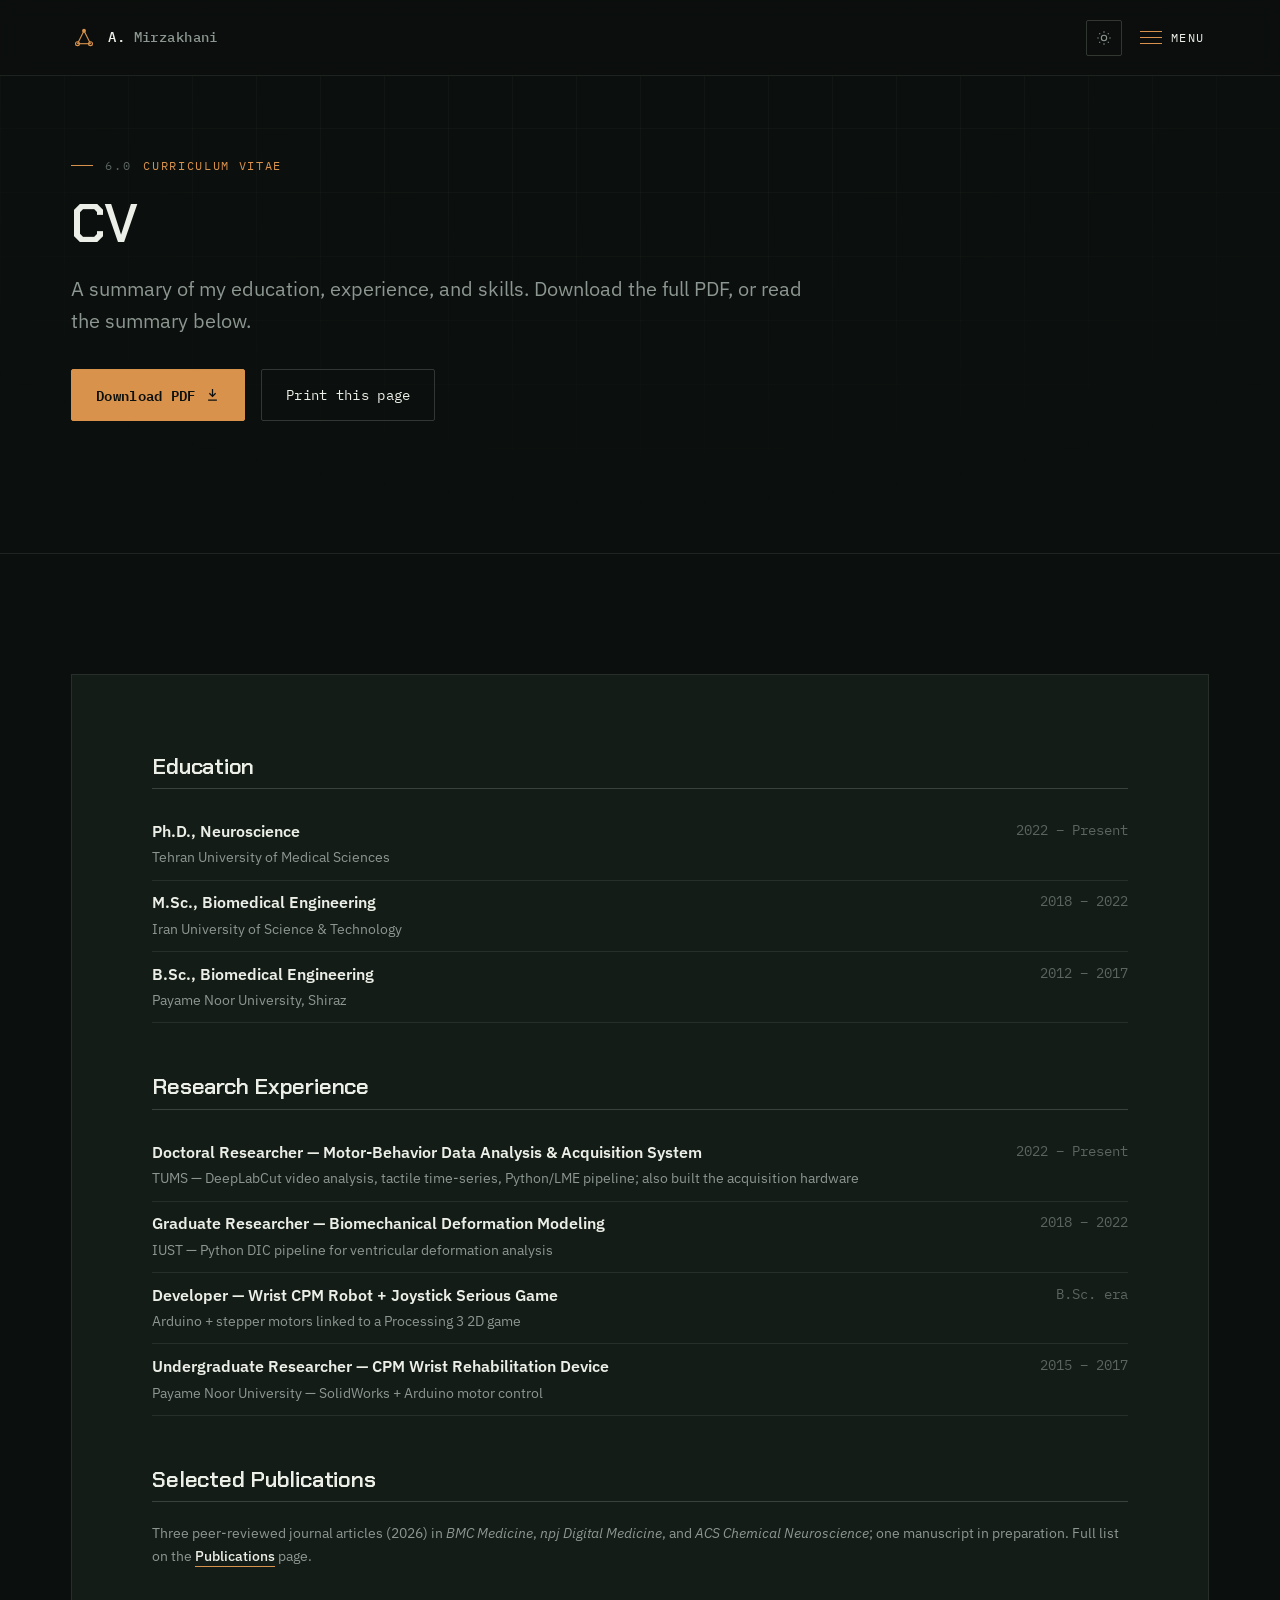
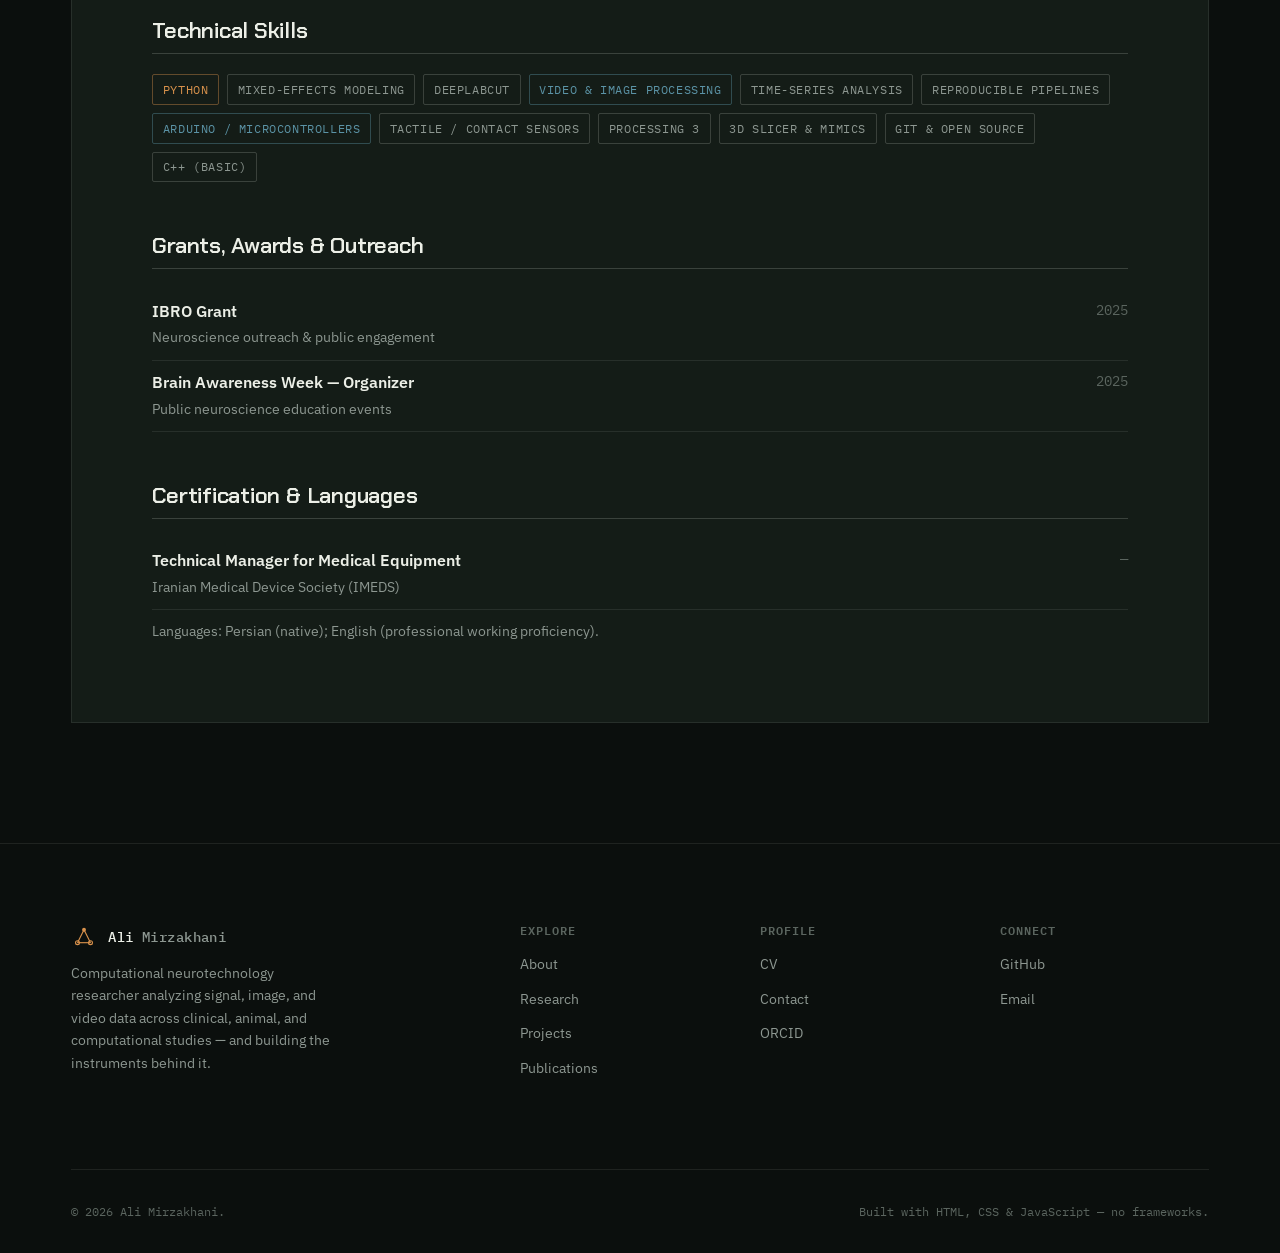
<file: cv.html>
<!DOCTYPE html>
<html lang="en">
<head>
<meta charset="UTF-8">
<meta name="viewport" content="width=device-width, initial-scale=1.0">
<title>CV — Ali Mirzakhani</title>
<meta name="description" content="Curriculum vitae of Ali Mirzakhani: education, research experience, publications, and technical skills.">
<link rel="canonical" href="https://ali-mirzakhani.github.io/cv.html">

<meta property="og:type" content="website">
<meta property="og:title" content="CV — Ali Mirzakhani">
<meta property="og:description" content="Curriculum vitae of Ali Mirzakhani: education, research experience, publications, and technical skills.">
<meta property="og:url" content="https://ali-mirzakhani.github.io/cv.html">
<meta property="og:image" content="https://ali-mirzakhani.github.io/assets/icons/og-cover.jpg">
<meta name="twitter:card" content="summary_large_image">
<meta name="theme-color" content="#0B0F0D">

<link rel="icon" href="/assets/icons/favicon.svg" type="image/svg+xml">
<link rel="preconnect" href="https://fonts.googleapis.com">
<link rel="preconnect" href="https://fonts.gstatic.com" crossorigin>
<link href="https://fonts.googleapis.com/css2?family=Chakra+Petch:wght@500;600;700&family=IBM+Plex+Mono:wght@400;500;600&family=IBM+Plex+Sans:ital,wght@0,400;0,500;0,600;0,700;1,400&display=swap" rel="stylesheet">
<link rel="stylesheet" href="assets/css/main.css">

<script type="application/ld+json">
{
  "@context": "https://schema.org",
  "@type": "Person",
  "name": "Ali Mirzakhani",
  "jobTitle": "Computational Neurotechnology Researcher",
  "url": "https://ali-mirzakhani.github.io/",
  "email": "A_mirzakhani@razi.tums.ac.ir",
  "affiliation": {"@type": "Organization", "name": "Tehran University of Medical Sciences"},
  "sameAs": [
    "https://github.com/Ali-mirzakhani",
    "https://github.com/Neuroprocessing",
    "https://orcid.org/0009-0002-5056-2792"
  ],
  "knowsAbout": ["Signal Processing", "Image and Video Analysis", "DeepLabCut", "Time-Series Analysis", "Reproducible Pipelines", "Digital Biomarkers", "Embedded Instrumentation", "Biomedical Engineering"]
}
</script>
</head>
<body>
<a class="skip-link" href="#main">Skip to content</a>
<div class="board-grid" aria-hidden="true"></div>

<header class="site-header">
  <div class="container">
    <a href="index.html" class="brand" aria-label="Ali Mirzakhani — home">
      <svg class="node-mark" viewBox="0 0 32 32" aria-hidden="true"><line x1="16" y1="7" x2="8" y2="23"></line><line x1="16" y1="7" x2="24" y2="23"></line><line x1="8" y1="23" x2="24" y2="23"></line><circle class="n" cx="16" cy="7" r="2.4"></circle><circle cx="8" cy="23" r="2.4"></circle><circle cx="24" cy="23" r="2.4"></circle></svg>
      <span class="brand-name">A. <span class="surname">Mirzakhani</span></span>
    </a>
    <div class="header-actions">
      <button class="theme-toggle" data-theme-toggle type="button" aria-label="Toggle light and dark theme">
        <svg class="icon-sun" viewBox="0 0 24 24" fill="none" stroke="currentColor" stroke-width="1.6"><circle cx="12" cy="12" r="4"/><path d="M12 2v2M12 20v2M4.9 4.9l1.4 1.4M17.7 17.7l1.4 1.4M2 12h2M20 12h2M4.9 19.1l1.4-1.4M17.7 6.3l1.4-1.4"/></svg>
        <svg class="icon-moon" viewBox="0 0 24 24" fill="none" stroke="currentColor" stroke-width="1.6"><path d="M20 14.5A8.5 8.5 0 1 1 9.5 4a7 7 0 0 0 10.5 10.5Z"/></svg>
      </button>
      <button class="menu-btn" data-menu-btn type="button" aria-haspopup="true" aria-expanded="false" aria-controls="nav-overlay">
        <span class="bars" aria-hidden="true"><span></span><span></span><span></span></span>
        <span class="label">Menu</span>
      </button>
    </div>
  </div>
</header>

<nav class="nav-overlay" id="nav-overlay" data-nav-overlay aria-hidden="true" aria-label="Primary">
  <div class="nav-overlay-inner">
    <ul class="nav-list">
      <li><a href="index.html"><span class="num">01</span> Home</a></li>
      <li><a href="about.html"><span class="num">02</span> About</a></li>
      <li><a href="research.html"><span class="num">03</span> Research</a></li>
      <li><a href="projects.html"><span class="num">04</span> Projects</a></li>
      <li><a href="publications.html"><span class="num">05</span> Publications</a></li>
      <li><a href="cv.html"><span class="num">06</span> CV</a></li>
      <li><a href="contact.html"><span class="num">07</span> Contact</a></li>
    </ul>
    <div class="nav-aside">
      <div>
        <div class="status-row"><span class="status-dot pulse" aria-hidden="true"></span> Open to visiting research &amp; postdoctoral positions</div>
        <div class="clock">Tehran time — <strong data-clock data-tz="Asia/Tehran">--:--</strong></div>
      </div>
      <ul class="nav-social">
        <li><a href="https://github.com/Ali-mirzakhani" target="_blank" rel="noopener">GitHub <span>Ali-mirzakhani &rarr;</span></a></li>
        <li><a href="https://orcid.org/0009-0002-5056-2792" target="_blank" rel="noopener">ORCID <span>0009-0002-5056-2792 &rarr;</span></a></li>
        <li><a href="mailto:A_mirzakhani@razi.tums.ac.ir">Email <span>A_mirzakhani@razi.tums.ac.ir</span></a></li>
      </ul>
    </div>
  </div>
</nav>

<main id="main">

  <section class="page-hero">
    <div class="container">
      <span class="eyebrow"><span class="idx">6.0</span> Curriculum Vitae</span>
      <h1>CV</h1>
      <p class="lede">A summary of my education, experience, and skills. Download the full PDF, or read the summary below.</p>
      <div class="hero-ctas no-print" style="margin-top:var(--sp-md)">
        <a class="btn btn-primary" href="files/Ali_Mirzakhani_CV.pdf">Download PDF <svg viewBox="0 0 24 24" fill="none" stroke="currentColor" stroke-width="2"><path d="M12 3v12M7 10l5 5 5-5M5 21h14"/></svg></a>
        <button class="btn btn-ghost" onclick="window.print()">Print this page</button>
      </div>
    </div>
  </section>

  <section class="section reveal">
    <div class="container">
      <div class="cv-sheet">

        <section>
          <h2>Education</h2>
          <div class="cv-row"><div class="cv-what"><strong>Ph.D., Neuroscience</strong><span>Tehran University of Medical Sciences</span></div><div class="cv-when">2022 &ndash; Present</div></div>
          <div class="cv-row"><div class="cv-what"><strong>M.Sc., Biomedical Engineering</strong><span>Iran University of Science &amp; Technology</span></div><div class="cv-when">2018 &ndash; 2022</div></div>
          <div class="cv-row"><div class="cv-what"><strong>B.Sc., Biomedical Engineering</strong><span>Payame Noor University, Shiraz</span></div><div class="cv-when">2012 &ndash; 2017</div></div>
        </section>

        <section>
          <h2>Research Experience</h2>
          <div class="cv-row"><div class="cv-what"><strong>Doctoral Researcher &mdash; Motor-Behavior Data Analysis &amp; Acquisition System</strong><span>TUMS &mdash; DeepLabCut video analysis, tactile time-series, Python/LME pipeline; also built the acquisition hardware</span></div><div class="cv-when">2022 &ndash; Present</div></div>
          <div class="cv-row"><div class="cv-what"><strong>Graduate Researcher &mdash; Biomechanical Deformation Modeling</strong><span>IUST &mdash; Python DIC pipeline for ventricular deformation analysis</span></div><div class="cv-when">2018 &ndash; 2022</div></div>
          <div class="cv-row"><div class="cv-what"><strong>Developer &mdash; Wrist CPM Robot + Joystick Serious Game</strong><span>Arduino + stepper motors linked to a Processing&nbsp;3 2D game</span></div><div class="cv-when">B.Sc. era</div></div>
          <div class="cv-row"><div class="cv-what"><strong>Undergraduate Researcher &mdash; CPM Wrist Rehabilitation Device</strong><span>Payame Noor University &mdash; SolidWorks + Arduino motor control</span></div><div class="cv-when">2015 &ndash; 2017</div></div>
        </section>

        <section>
          <h2>Selected Publications</h2>
          <p class="text-muted" style="font-size:var(--text-sm)">Three peer-reviewed journal articles (2026) in <em>BMC Medicine</em>, <em>npj Digital Medicine</em>, and <em>ACS Chemical Neuroscience</em>; one manuscript in preparation. Full list on the <a class="inline-link" href="publications.html">Publications</a> page.</p>
        </section>

        <section>
          <h2>Technical Skills</h2>
          <div class="tag-row">
            <span class="tag on-copper">Python</span><span class="tag">Mixed-Effects Modeling</span><span class="tag">DeepLabCut</span>
            <span class="tag on-blue">Video &amp; Image Processing</span><span class="tag">Time-Series Analysis</span><span class="tag">Reproducible Pipelines</span>
            <span class="tag on-blue">Arduino / Microcontrollers</span><span class="tag">Tactile / Contact Sensors</span><span class="tag">Processing 3</span>
            <span class="tag">3D Slicer &amp; Mimics</span><span class="tag">Git &amp; Open Source</span><span class="tag">C++ (basic)</span>
          </div>
        </section>

        <section>
          <h2>Grants, Awards &amp; Outreach</h2>
          <div class="cv-row"><div class="cv-what"><strong>IBRO Grant</strong><span>Neuroscience outreach &amp; public engagement</span></div><div class="cv-when">2025</div></div>
          <div class="cv-row"><div class="cv-what"><strong>Brain Awareness Week &mdash; Organizer</strong><span>Public neuroscience education events</span></div><div class="cv-when">2025</div></div>
        </section>

        <section>
          <h2>Certification &amp; Languages</h2>
          <div class="cv-row"><div class="cv-what"><strong>Technical Manager for Medical Equipment</strong><span>Iranian Medical Device Society (IMEDS)</span></div><div class="cv-when">&mdash;</div></div>
          <p class="text-muted" style="font-size:var(--text-sm);margin-top:0.6rem">Languages: Persian (native); English (professional working proficiency).</p>
        </section>

      </div>
    </div>
  </section>

</main>

<footer class="site-footer">
  <div class="container">
    <div class="footer-top">
      <div class="footer-brand">
        <a href="index.html" class="brand">
          <svg class="node-mark" viewBox="0 0 32 32" aria-hidden="true"><line x1="16" y1="7" x2="8" y2="23"></line><line x1="16" y1="7" x2="24" y2="23"></line><line x1="8" y1="23" x2="24" y2="23"></line><circle class="n" cx="16" cy="7" r="2.4"></circle><circle cx="8" cy="23" r="2.4"></circle><circle cx="24" cy="23" r="2.4"></circle></svg>
          <span class="brand-name">Ali <span class="surname">Mirzakhani</span></span>
        </a>
        <p>Computational neurotechnology researcher analyzing signal, image, and video data across clinical, animal, and computational studies &mdash; and building the instruments behind it.</p>
      </div>
      <div class="footer-col">
        <h4>Explore</h4>
        <ul><li><a href="about.html">About</a></li><li><a href="research.html">Research</a></li><li><a href="projects.html">Projects</a></li><li><a href="publications.html">Publications</a></li></ul>
      </div>
      <div class="footer-col">
        <h4>Profile</h4>
        <ul><li><a href="cv.html">CV</a></li><li><a href="contact.html">Contact</a></li><li><a href="https://orcid.org/0009-0002-5056-2792" target="_blank" rel="noopener">ORCID</a></li></ul>
      </div>
      <div class="footer-col">
        <h4>Connect</h4>
        <ul><li><a href="https://github.com/Ali-mirzakhani" target="_blank" rel="noopener">GitHub</a></li><li><a href="mailto:A_mirzakhani@razi.tums.ac.ir">Email</a></li></ul>
      </div>
    </div>
    <div class="footer-bottom">
      <span>&copy; <span id="year">2026</span> Ali Mirzakhani.</span>
      <span>Built with HTML, CSS &amp; JavaScript &mdash; no frameworks.</span>
    </div>
  </div>
</footer>

<button class="back-to-top" data-back-to-top aria-label="Back to top">
  <svg viewBox="0 0 24 24" fill="none" stroke="currentColor" stroke-width="2"><path d="M12 19V5M5 12l7-7 7 7"/></svg>
</button>

<script>document.getElementById('year').textContent = new Date().getFullYear();</script>
<script src="assets/js/main.js"></script>
</body>
</html>
</file>
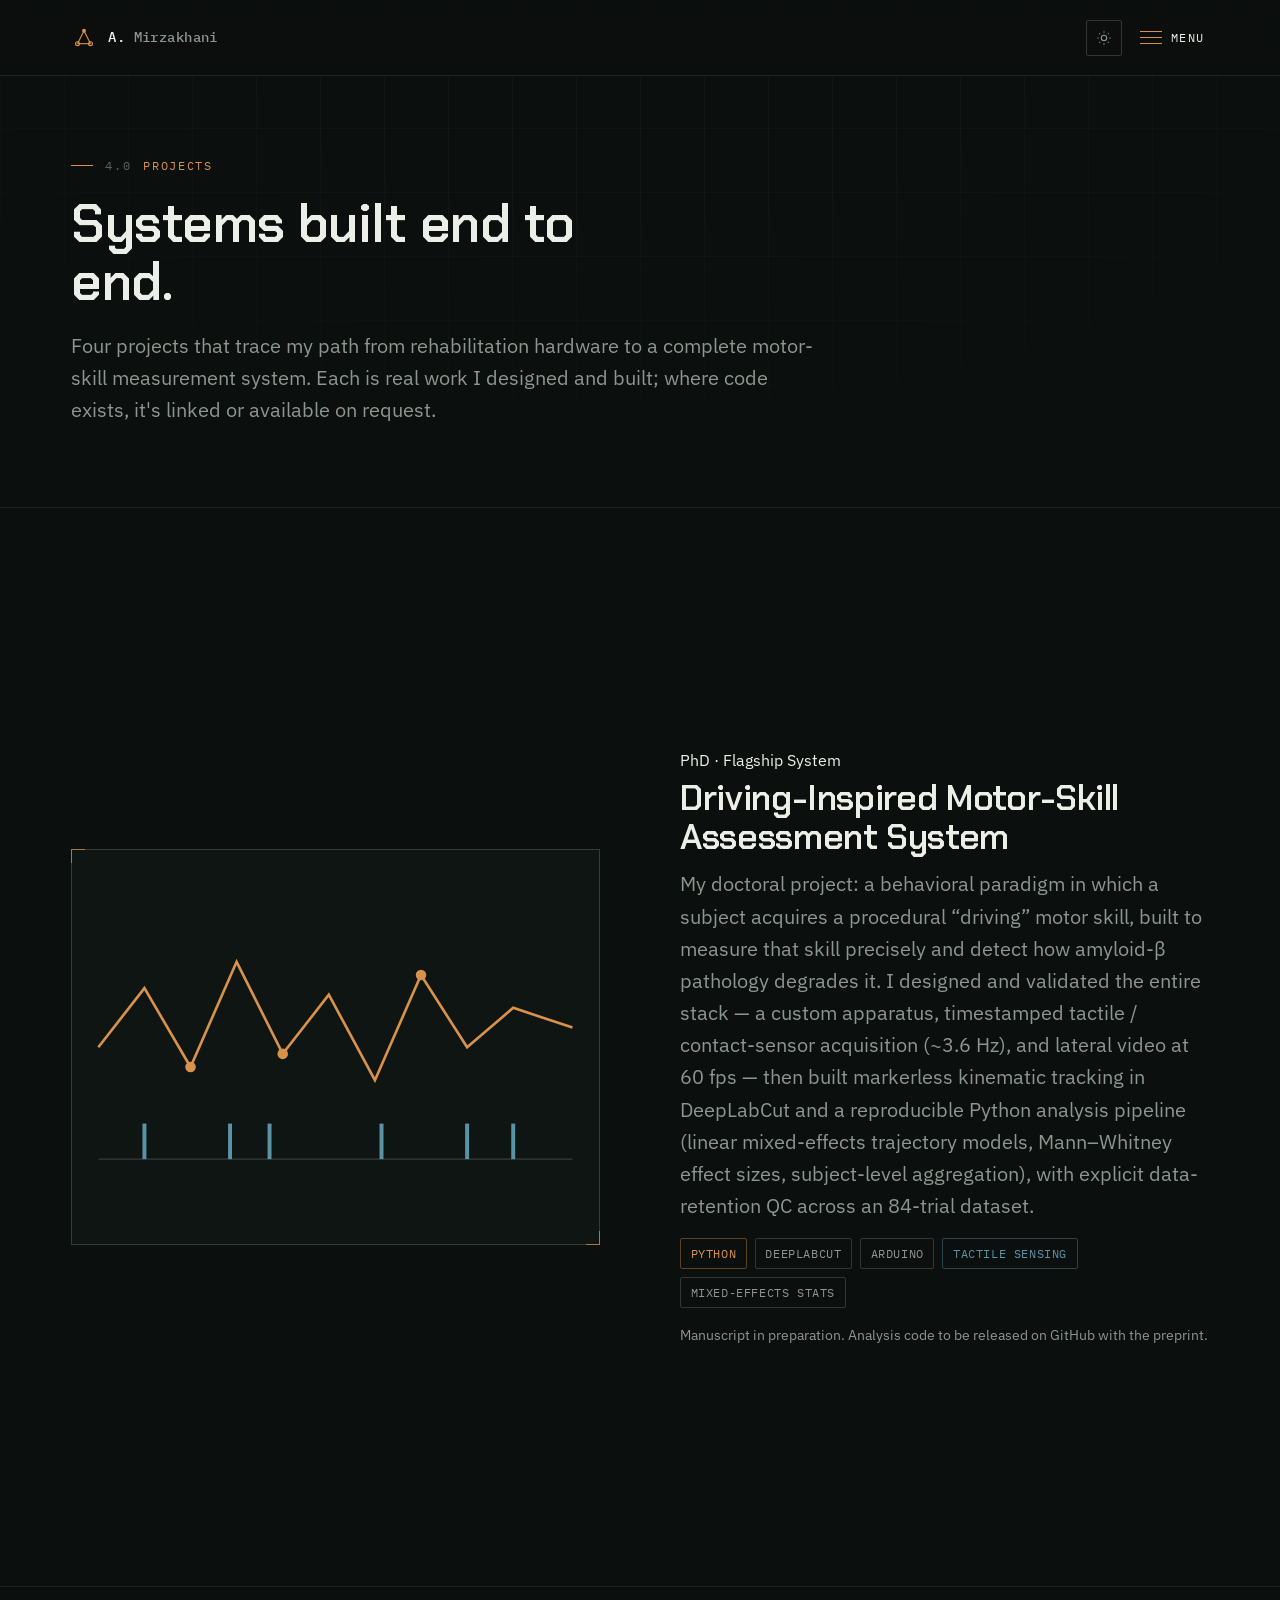
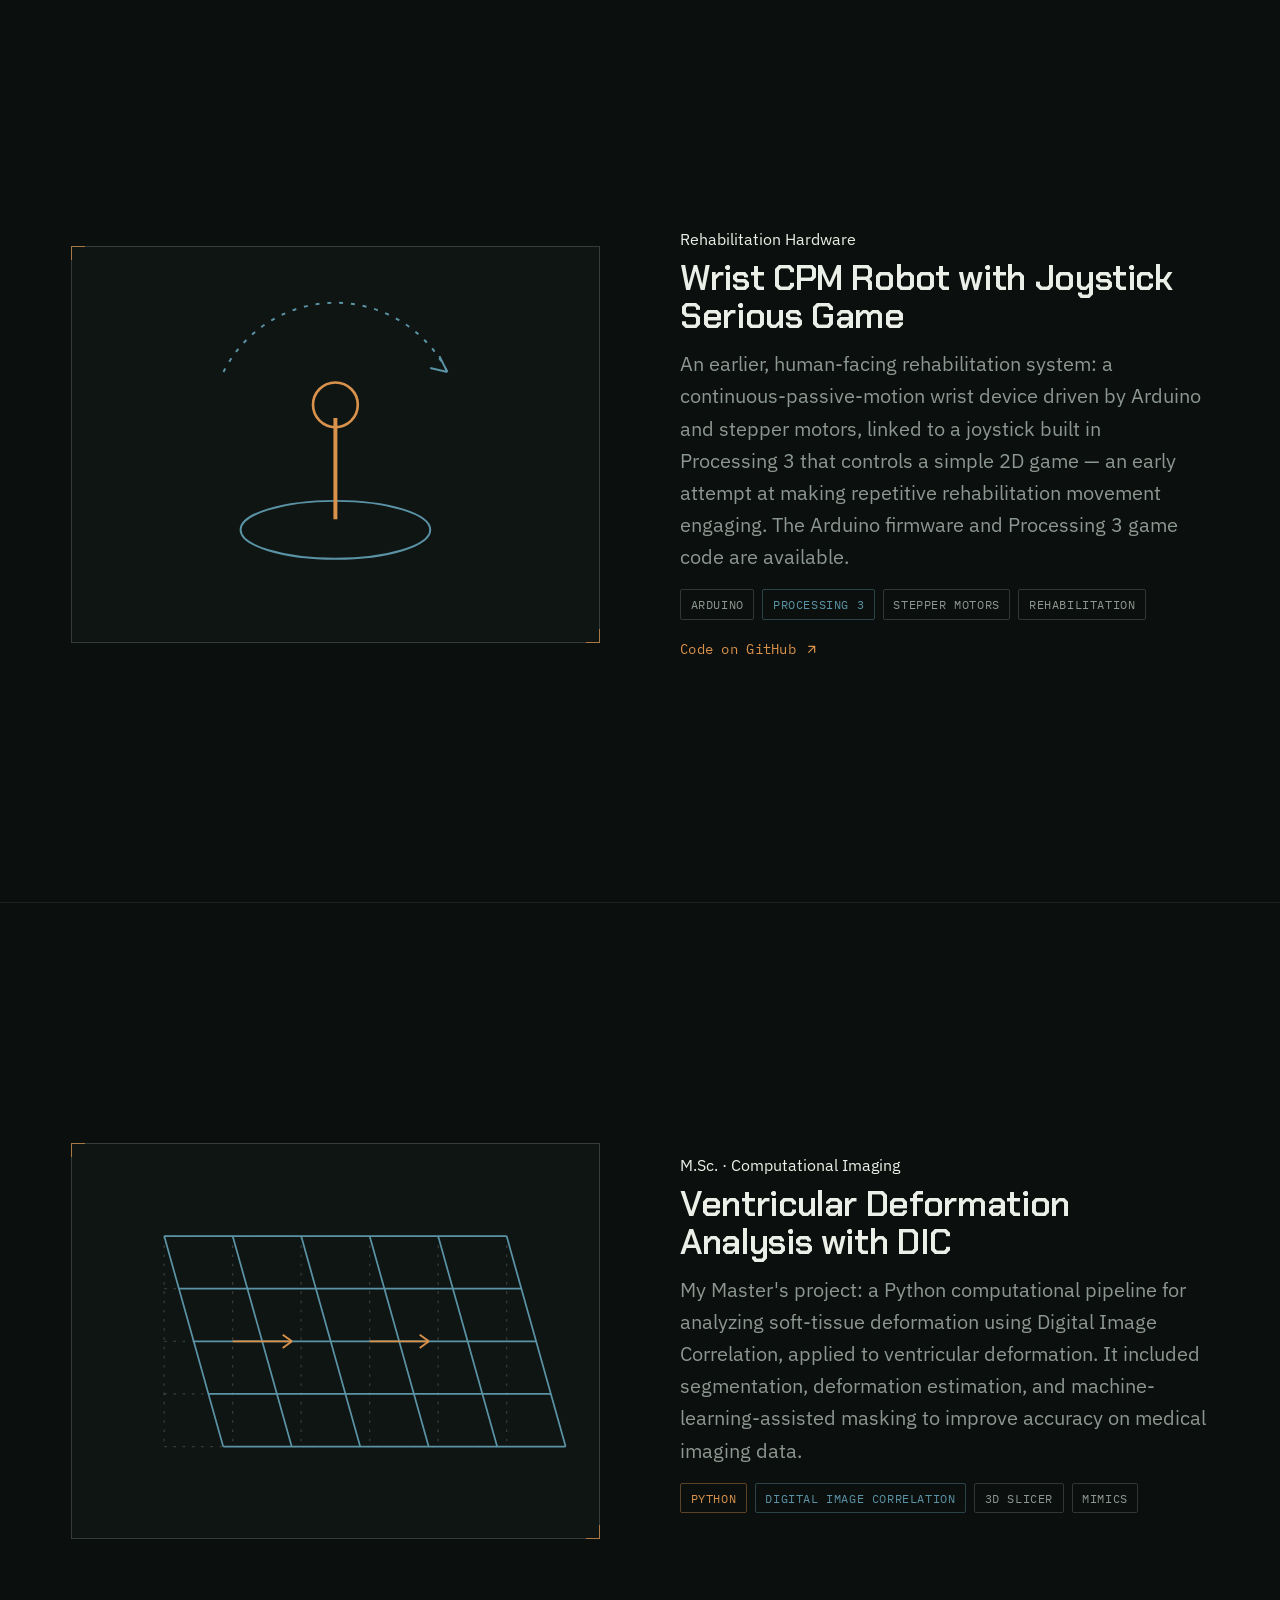
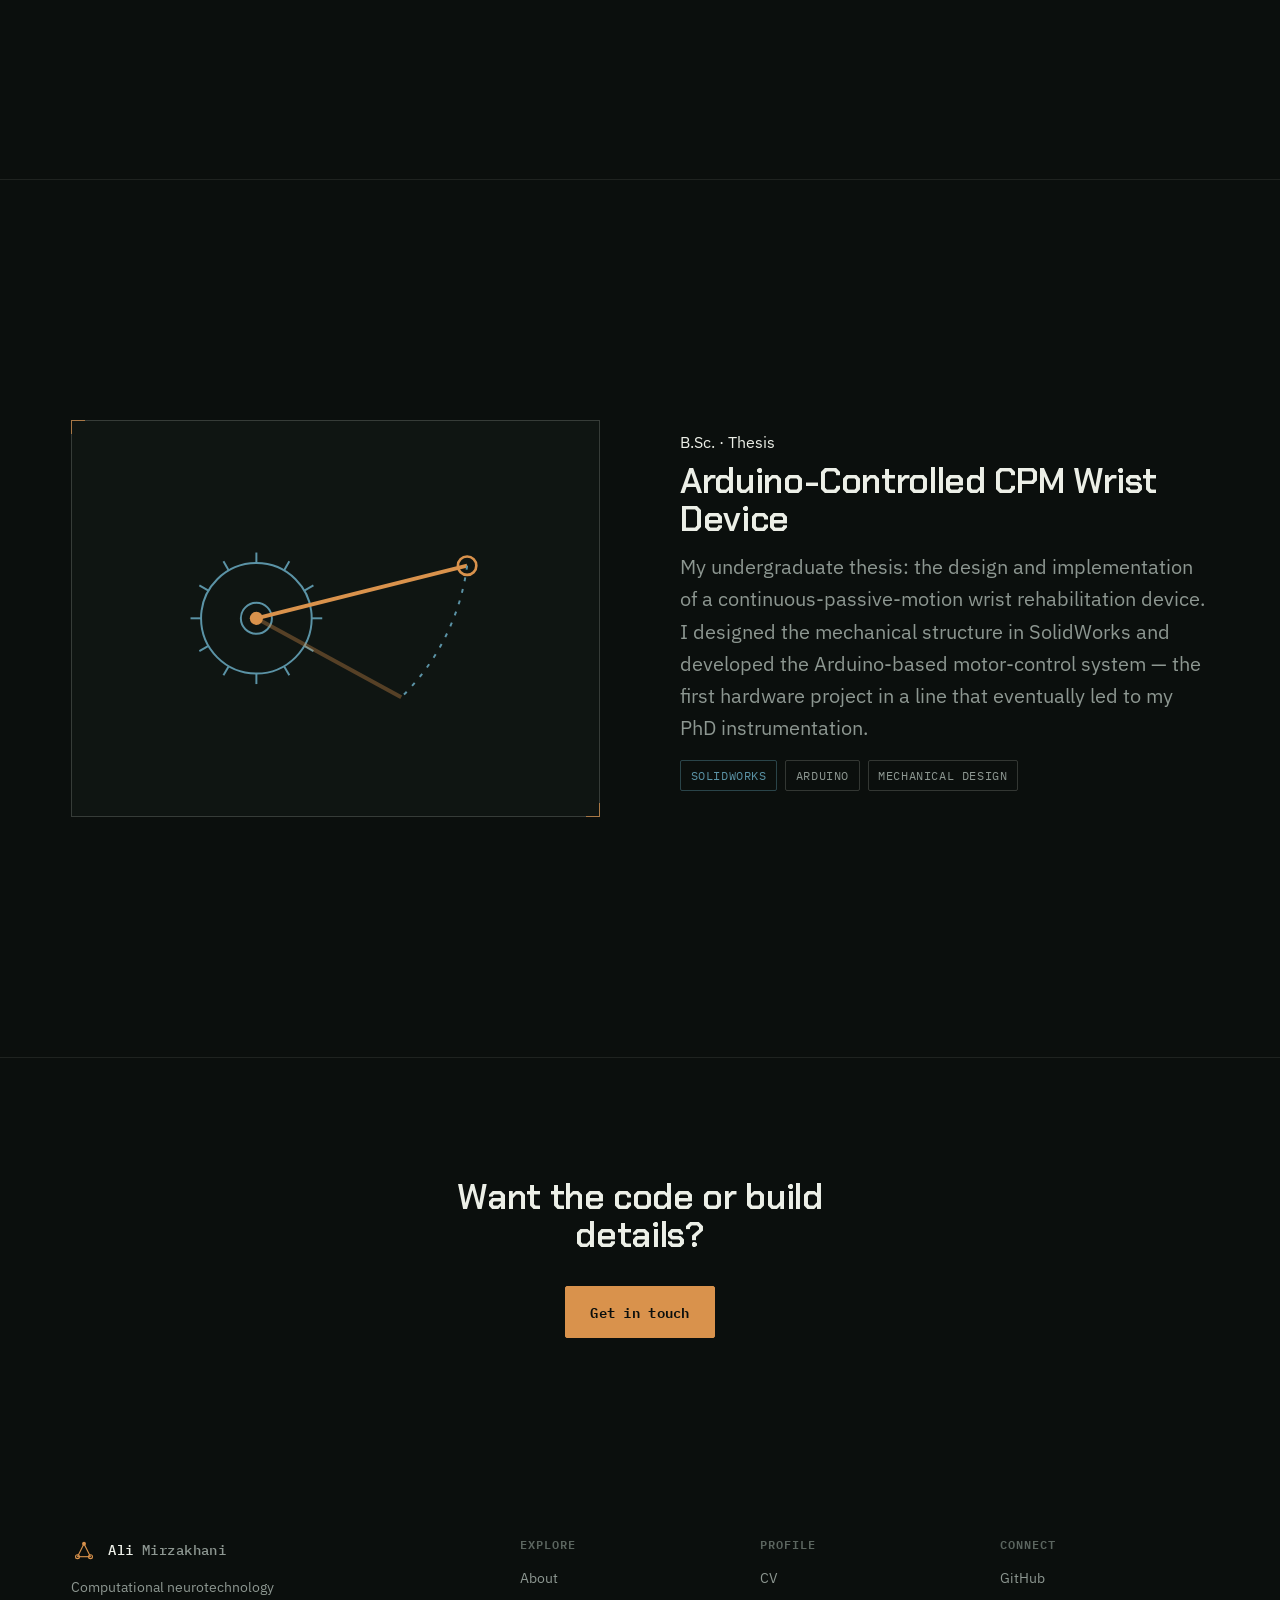
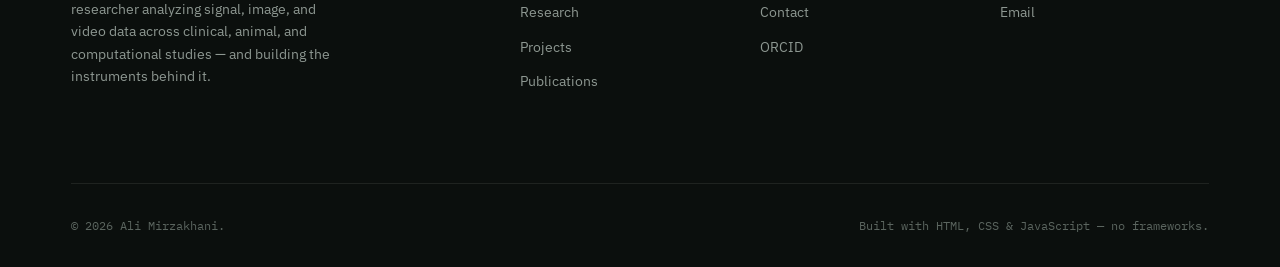
<file: projects.html>
<!DOCTYPE html>
<html lang="en">
<head>
<meta charset="UTF-8">
<meta name="viewport" content="width=device-width, initial-scale=1.0">
<title>Projects — Ali Mirzakhani</title>
<meta name="description" content="Selected projects: a driving-inspired motor-skill assessment system, a wrist CPM rehabilitation robot with a joystick serious game, DIC deformation analysis, and an Arduino CPM device.">
<link rel="canonical" href="https://ali-mirzakhani.github.io/projects.html">

<meta property="og:type" content="website">
<meta property="og:title" content="Projects — Ali Mirzakhani">
<meta property="og:description" content="Selected projects: a driving-inspired motor-skill assessment system, a wrist CPM rehabilitation robot with a joystick serious game, DIC deformation analysis, and an Arduino CPM device.">
<meta property="og:url" content="https://ali-mirzakhani.github.io/projects.html">
<meta property="og:image" content="https://ali-mirzakhani.github.io/assets/icons/og-cover.jpg">
<meta name="twitter:card" content="summary_large_image">
<meta name="theme-color" content="#0B0F0D">

<link rel="icon" href="/assets/icons/favicon.svg" type="image/svg+xml">
<link rel="preconnect" href="https://fonts.googleapis.com">
<link rel="preconnect" href="https://fonts.gstatic.com" crossorigin>
<link href="https://fonts.googleapis.com/css2?family=Chakra+Petch:wght@500;600;700&family=IBM+Plex+Mono:wght@400;500;600&family=IBM+Plex+Sans:ital,wght@0,400;0,500;0,600;0,700;1,400&display=swap" rel="stylesheet">
<link rel="stylesheet" href="assets/css/main.css">

<script type="application/ld+json">
{
  "@context": "https://schema.org",
  "@type": "Person",
  "name": "Ali Mirzakhani",
  "jobTitle": "Computational Neurotechnology Researcher",
  "url": "https://ali-mirzakhani.github.io/",
  "email": "A_mirzakhani@razi.tums.ac.ir",
  "affiliation": {"@type": "Organization", "name": "Tehran University of Medical Sciences"},
  "sameAs": [
    "https://github.com/Ali-mirzakhani",
    "https://github.com/Neuroprocessing",
    "https://orcid.org/0009-0002-5056-2792"
  ],
  "knowsAbout": ["Signal Processing", "Image and Video Analysis", "DeepLabCut", "Time-Series Analysis", "Reproducible Pipelines", "Digital Biomarkers", "Embedded Instrumentation", "Biomedical Engineering"]
}
</script>
</head>
<body>
<a class="skip-link" href="#main">Skip to content</a>
<div class="board-grid" aria-hidden="true"></div>

<header class="site-header">
  <div class="container">
    <a href="index.html" class="brand" aria-label="Ali Mirzakhani — home">
      <svg class="node-mark" viewBox="0 0 32 32" aria-hidden="true"><line x1="16" y1="7" x2="8" y2="23"></line><line x1="16" y1="7" x2="24" y2="23"></line><line x1="8" y1="23" x2="24" y2="23"></line><circle class="n" cx="16" cy="7" r="2.4"></circle><circle cx="8" cy="23" r="2.4"></circle><circle cx="24" cy="23" r="2.4"></circle></svg>
      <span class="brand-name">A. <span class="surname">Mirzakhani</span></span>
    </a>
    <div class="header-actions">
      <button class="theme-toggle" data-theme-toggle type="button" aria-label="Toggle light and dark theme">
        <svg class="icon-sun" viewBox="0 0 24 24" fill="none" stroke="currentColor" stroke-width="1.6"><circle cx="12" cy="12" r="4"/><path d="M12 2v2M12 20v2M4.9 4.9l1.4 1.4M17.7 17.7l1.4 1.4M2 12h2M20 12h2M4.9 19.1l1.4-1.4M17.7 6.3l1.4-1.4"/></svg>
        <svg class="icon-moon" viewBox="0 0 24 24" fill="none" stroke="currentColor" stroke-width="1.6"><path d="M20 14.5A8.5 8.5 0 1 1 9.5 4a7 7 0 0 0 10.5 10.5Z"/></svg>
      </button>
      <button class="menu-btn" data-menu-btn type="button" aria-haspopup="true" aria-expanded="false" aria-controls="nav-overlay">
        <span class="bars" aria-hidden="true"><span></span><span></span><span></span></span>
        <span class="label">Menu</span>
      </button>
    </div>
  </div>
</header>

<nav class="nav-overlay" id="nav-overlay" data-nav-overlay aria-hidden="true" aria-label="Primary">
  <div class="nav-overlay-inner">
    <ul class="nav-list">
      <li><a href="index.html"><span class="num">01</span> Home</a></li>
      <li><a href="about.html"><span class="num">02</span> About</a></li>
      <li><a href="research.html"><span class="num">03</span> Research</a></li>
      <li><a href="projects.html"><span class="num">04</span> Projects</a></li>
      <li><a href="publications.html"><span class="num">05</span> Publications</a></li>
      <li><a href="cv.html"><span class="num">06</span> CV</a></li>
      <li><a href="contact.html"><span class="num">07</span> Contact</a></li>
    </ul>
    <div class="nav-aside">
      <div>
        <div class="status-row"><span class="status-dot pulse" aria-hidden="true"></span> Open to visiting research &amp; postdoctoral positions</div>
        <div class="clock">Tehran time — <strong data-clock data-tz="Asia/Tehran">--:--</strong></div>
      </div>
      <ul class="nav-social">
        <li><a href="https://github.com/Ali-mirzakhani" target="_blank" rel="noopener">GitHub <span>Ali-mirzakhani &rarr;</span></a></li>
        <li><a href="https://orcid.org/0009-0002-5056-2792" target="_blank" rel="noopener">ORCID <span>0009-0002-5056-2792 &rarr;</span></a></li>
        <li><a href="mailto:A_mirzakhani@razi.tums.ac.ir">Email <span>A_mirzakhani@razi.tums.ac.ir</span></a></li>
      </ul>
    </div>
  </div>
</nav>

<main id="main">

  <section class="page-hero">
    <div class="container">
      <span class="eyebrow"><span class="idx">4.0</span> Projects</span>
      <h1>Systems built end to end.</h1>
      <p class="lede">Four projects that trace my path from rehabilitation hardware to a complete motor-skill measurement system. Each is real work I designed and built; where code exists, it's linked or available on request.</p>
    </div>
  </section>

  <section class="section reveal" id="motor-skill">
    <div class="container">
      <div class="hw-block">
        <div class="hw-visual bracket"><svg viewBox="0 0 400 300" preserveAspectRatio="none" aria-hidden="true"><rect width="400" height="300" fill="var(--c-bg-alt)"/><polyline points="20,150 55,105 90,165 125,85 160,155 195,110 230,175 265,95 300,150 335,120 380,135" fill="none" stroke="var(--c-copper)" stroke-width="2"/><circle cx="90" cy="165" r="4" fill="var(--c-copper)"/><circle cx="160" cy="155" r="4" fill="var(--c-copper)"/><circle cx="265" cy="95" r="4" fill="var(--c-copper)"/><line x1="20" y1="235" x2="380" y2="235" stroke="var(--c-border-strong)" stroke-width="1"/><g stroke="var(--c-trace-blue)" stroke-width="3"><line x1="55" y1="235" x2="55" y2="208"/><line x1="120" y1="235" x2="120" y2="208"/><line x1="150" y1="235" x2="150" y2="208"/><line x1="235" y1="235" x2="235" y2="208"/><line x1="300" y1="235" x2="300" y2="208"/><line x1="335" y1="235" x2="335" y2="208"/></g></svg></div>
        <div>
          <span class="kicker">PhD &middot; Flagship System</span>
          <h2 style="margin:0.4rem 0 0.8rem">Driving-Inspired Motor-Skill Assessment System</h2>
          <p class="lede" style="margin-bottom:1rem">My doctoral project: a behavioral paradigm in which a subject acquires a procedural &ldquo;driving&rdquo; motor skill, built to measure that skill precisely and detect how amyloid-&beta; pathology degrades it. I designed and validated the entire stack &mdash; a custom apparatus, timestamped tactile / contact-sensor acquisition (~3.6&nbsp;Hz), and lateral video at 60&nbsp;fps &mdash; then built markerless kinematic tracking in DeepLabCut and a reproducible Python analysis pipeline (linear mixed-effects trajectory models, Mann&ndash;Whitney effect sizes, subject-level aggregation), with explicit data-retention QC across an 84-trial dataset.</p>
          <div class="tag-row" style="margin-bottom:1rem"><span class="tag on-copper">Python</span><span class="tag">DeepLabCut</span><span class="tag">Arduino</span><span class="tag on-blue">Tactile Sensing</span><span class="tag">Mixed-Effects Stats</span></div>
          <p class="text-muted" style="font-size:var(--text-sm)">Manuscript in preparation. Analysis code to be released on GitHub with the preprint.</p>
        </div>
      </div>
    </div>
  </section>
  <section class="section reveal" id="rehab-robot">
    <div class="container">
      <div class="hw-block">
        <div class="hw-visual bracket"><svg viewBox="0 0 400 300" preserveAspectRatio="none" aria-hidden="true"><rect width="400" height="300" fill="var(--c-bg-alt)"/><path d="M115 95 A 95 95 0 0 1 285 95" fill="none" stroke="var(--c-trace-blue)" stroke-width="1.5" stroke-dasharray="3 6"/><path d="M285 95 l -13 -3 M285 95 l -6 -12" stroke="var(--c-trace-blue)" stroke-width="1.5" fill="none"/><ellipse cx="200" cy="215" rx="72" ry="22" fill="none" stroke="var(--c-trace-blue)" stroke-width="1.5"/><line x1="200" y1="207" x2="200" y2="130" stroke="var(--c-copper)" stroke-width="3"/><circle cx="200" cy="120" r="17" fill="none" stroke="var(--c-copper)" stroke-width="2"/></svg></div>
        <div>
          <span class="kicker">Rehabilitation Hardware</span>
          <h2 style="margin:0.4rem 0 0.8rem">Wrist CPM Robot with Joystick Serious Game</h2>
          <p class="lede" style="margin-bottom:1rem">An earlier, human-facing rehabilitation system: a continuous-passive-motion wrist device driven by Arduino and stepper motors, linked to a joystick built in Processing&nbsp;3 that controls a simple 2D game &mdash; an early attempt at making repetitive rehabilitation movement engaging. The Arduino firmware and Processing&nbsp;3 game code are available.</p>
          <div class="tag-row" style="margin-bottom:1rem"><span class="tag">Arduino</span><span class="tag on-blue">Processing 3</span><span class="tag">Stepper Motors</span><span class="tag">Rehabilitation</span></div>
          <a class="arrow-link" href="https://github.com/Ali-mirzakhani" target="_blank" rel="noopener">Code on GitHub <svg viewBox="0 0 24 24" fill="none" stroke="currentColor" stroke-width="2"><path d="M7 17L17 7M7 7h10v10"/></svg></a>
        </div>
      </div>
    </div>
  </section>
  <section class="section reveal" id="dic">
    <div class="container">
      <div class="hw-block">
        <div class="hw-visual bracket"><svg viewBox="0 0 400 300" preserveAspectRatio="none" aria-hidden="true"><rect width="400" height="300" fill="var(--c-bg-alt)"/><polyline points="70.0,70 70.0,110 70.0,150 70.0,190 70.0,230" fill="none" stroke="var(--c-border-strong)" stroke-width="1" stroke-dasharray="2 5"/><polyline points="122.0,70 122.0,110 122.0,150 122.0,190 122.0,230" fill="none" stroke="var(--c-border-strong)" stroke-width="1" stroke-dasharray="2 5"/><polyline points="174.0,70 174.0,110 174.0,150 174.0,190 174.0,230" fill="none" stroke="var(--c-border-strong)" stroke-width="1" stroke-dasharray="2 5"/><polyline points="226.0,70 226.0,110 226.0,150 226.0,190 226.0,230" fill="none" stroke="var(--c-border-strong)" stroke-width="1" stroke-dasharray="2 5"/><polyline points="278.0,70 278.0,110 278.0,150 278.0,190 278.0,230" fill="none" stroke="var(--c-border-strong)" stroke-width="1" stroke-dasharray="2 5"/><polyline points="330.0,70 330.0,110 330.0,150 330.0,190 330.0,230" fill="none" stroke="var(--c-border-strong)" stroke-width="1" stroke-dasharray="2 5"/><polyline points="70.0,70 122.0,70 174.0,70 226.0,70 278.0,70 330.0,70" fill="none" stroke="var(--c-border-strong)" stroke-width="1" stroke-dasharray="2 5"/><polyline points="70.0,110 122.0,110 174.0,110 226.0,110 278.0,110 330.0,110" fill="none" stroke="var(--c-border-strong)" stroke-width="1" stroke-dasharray="2 5"/><polyline points="70.0,150 122.0,150 174.0,150 226.0,150 278.0,150 330.0,150" fill="none" stroke="var(--c-border-strong)" stroke-width="1" stroke-dasharray="2 5"/><polyline points="70.0,190 122.0,190 174.0,190 226.0,190 278.0,190 330.0,190" fill="none" stroke="var(--c-border-strong)" stroke-width="1" stroke-dasharray="2 5"/><polyline points="70.0,230 122.0,230 174.0,230 226.0,230 278.0,230 330.0,230" fill="none" stroke="var(--c-border-strong)" stroke-width="1" stroke-dasharray="2 5"/><polyline points="70.0,70 81.2,110 92.4,150 103.6,190 114.80000000000001,230" fill="none" stroke="var(--c-trace-blue)" stroke-width="1.3"/><polyline points="122.0,70 133.2,110 144.4,150 155.6,190 166.8,230" fill="none" stroke="var(--c-trace-blue)" stroke-width="1.3"/><polyline points="174.0,70 185.2,110 196.4,150 207.6,190 218.8,230" fill="none" stroke="var(--c-trace-blue)" stroke-width="1.3"/><polyline points="226.0,70 237.2,110 248.4,150 259.6,190 270.8,230" fill="none" stroke="var(--c-trace-blue)" stroke-width="1.3"/><polyline points="278.0,70 289.2,110 300.4,150 311.6,190 322.8,230" fill="none" stroke="var(--c-trace-blue)" stroke-width="1.3"/><polyline points="330.0,70 341.2,110 352.4,150 363.6,190 374.8,230" fill="none" stroke="var(--c-trace-blue)" stroke-width="1.3"/><polyline points="70.0,70 122.0,70 174.0,70 226.0,70 278.0,70 330.0,70" fill="none" stroke="var(--c-trace-blue)" stroke-width="1.3"/><polyline points="81.2,110 133.2,110 185.2,110 237.2,110 289.2,110 341.2,110" fill="none" stroke="var(--c-trace-blue)" stroke-width="1.3"/><polyline points="92.4,150 144.4,150 196.4,150 248.4,150 300.4,150 352.4,150" fill="none" stroke="var(--c-trace-blue)" stroke-width="1.3"/><polyline points="103.6,190 155.6,190 207.6,190 259.6,190 311.6,190 363.6,190" fill="none" stroke="var(--c-trace-blue)" stroke-width="1.3"/><polyline points="114.80000000000001,230 166.8,230 218.8,230 270.8,230 322.8,230 374.8,230" fill="none" stroke="var(--c-trace-blue)" stroke-width="1.3"/><g stroke="var(--c-copper)" stroke-width="1.4"><line x1="122" y1="150" x2="167" y2="150"/><line x1="167" y1="150" x2="160" y2="145"/><line x1="167" y1="150" x2="160" y2="155"/><line x1="226" y1="150" x2="271" y2="150"/><line x1="271" y1="150" x2="264" y2="145"/><line x1="271" y1="150" x2="264" y2="155"/></g></svg></div>
        <div>
          <span class="kicker">M.Sc. &middot; Computational Imaging</span>
          <h2 style="margin:0.4rem 0 0.8rem">Ventricular Deformation Analysis with DIC</h2>
          <p class="lede" style="margin-bottom:1rem">My Master's project: a Python computational pipeline for analyzing soft-tissue deformation using Digital Image Correlation, applied to ventricular deformation. It included segmentation, deformation estimation, and machine-learning-assisted masking to improve accuracy on medical imaging data.</p>
          <div class="tag-row" style="margin-bottom:1rem"><span class="tag on-copper">Python</span><span class="tag on-blue">Digital Image Correlation</span><span class="tag">3D Slicer</span><span class="tag">Mimics</span></div>
          
        </div>
      </div>
    </div>
  </section>
  <section class="section reveal" id="cpm">
    <div class="container">
      <div class="hw-block">
        <div class="hw-visual bracket"><svg viewBox="0 0 400 300" preserveAspectRatio="none" aria-hidden="true"><rect width="400" height="300" fill="var(--c-bg-alt)"/><circle cx="140" cy="150" r="42" fill="none" stroke="var(--c-trace-blue)" stroke-width="1.5"/><circle cx="140" cy="150" r="11.8" fill="none" stroke="var(--c-trace-blue)" stroke-width="1.5"/><line x1="182.0" y1="150.0" x2="190.0" y2="150.0" stroke="var(--c-trace-blue)" stroke-width="1.5"/><line x1="176.4" y1="171.0" x2="183.3" y2="175.0" stroke="var(--c-trace-blue)" stroke-width="1.5"/><line x1="161.0" y1="186.4" x2="165.0" y2="193.3" stroke="var(--c-trace-blue)" stroke-width="1.5"/><line x1="140.0" y1="192.0" x2="140.0" y2="200.0" stroke="var(--c-trace-blue)" stroke-width="1.5"/><line x1="119.0" y1="186.4" x2="115.0" y2="193.3" stroke="var(--c-trace-blue)" stroke-width="1.5"/><line x1="103.6" y1="171.0" x2="96.7" y2="175.0" stroke="var(--c-trace-blue)" stroke-width="1.5"/><line x1="98.0" y1="150.0" x2="90.0" y2="150.0" stroke="var(--c-trace-blue)" stroke-width="1.5"/><line x1="103.6" y1="129.0" x2="96.7" y2="125.0" stroke="var(--c-trace-blue)" stroke-width="1.5"/><line x1="119.0" y1="113.6" x2="115.0" y2="106.7" stroke="var(--c-trace-blue)" stroke-width="1.5"/><line x1="140.0" y1="108.0" x2="140.0" y2="100.0" stroke="var(--c-trace-blue)" stroke-width="1.5"/><line x1="161.0" y1="113.6" x2="165.0" y2="106.7" stroke="var(--c-trace-blue)" stroke-width="1.5"/><line x1="176.4" y1="129.0" x2="183.3" y2="125.0" stroke="var(--c-trace-blue)" stroke-width="1.5"/><line x1="140" y1="150" x2="300" y2="110" stroke="var(--c-copper)" stroke-width="3"/><circle cx="140" cy="150" r="5" fill="var(--c-copper)"/><circle cx="300" cy="110" r="7" fill="none" stroke="var(--c-copper)" stroke-width="2"/><path d="M300 110 A 170 170 0 0 1 250 210" fill="none" stroke="var(--c-trace-blue)" stroke-width="1.5" stroke-dasharray="3 6"/><line x1="140" y1="150" x2="250" y2="210" stroke="var(--c-copper)" stroke-width="3" opacity="0.35"/></svg></div>
        <div>
          <span class="kicker">B.Sc. &middot; Thesis</span>
          <h2 style="margin:0.4rem 0 0.8rem">Arduino-Controlled CPM Wrist Device</h2>
          <p class="lede" style="margin-bottom:1rem">My undergraduate thesis: the design and implementation of a continuous-passive-motion wrist rehabilitation device. I designed the mechanical structure in SolidWorks and developed the Arduino-based motor-control system &mdash; the first hardware project in a line that eventually led to my PhD instrumentation.</p>
          <div class="tag-row" style="margin-bottom:1rem"><span class="tag on-blue">SolidWorks</span><span class="tag">Arduino</span><span class="tag">Mechanical Design</span></div>
          
        </div>
      </div>
    </div>
  </section>
  <section class="cta-band reveal">
    <div class="container">
      <h2>Want the code or build details?</h2>
      <a class="btn btn-primary" href="contact.html">Get in touch</a>
    </div>
  </section>

</main>

<footer class="site-footer">
  <div class="container">
    <div class="footer-top">
      <div class="footer-brand">
        <a href="index.html" class="brand">
          <svg class="node-mark" viewBox="0 0 32 32" aria-hidden="true"><line x1="16" y1="7" x2="8" y2="23"></line><line x1="16" y1="7" x2="24" y2="23"></line><line x1="8" y1="23" x2="24" y2="23"></line><circle class="n" cx="16" cy="7" r="2.4"></circle><circle cx="8" cy="23" r="2.4"></circle><circle cx="24" cy="23" r="2.4"></circle></svg>
          <span class="brand-name">Ali <span class="surname">Mirzakhani</span></span>
        </a>
        <p>Computational neurotechnology researcher analyzing signal, image, and video data across clinical, animal, and computational studies &mdash; and building the instruments behind it.</p>
      </div>
      <div class="footer-col">
        <h4>Explore</h4>
        <ul><li><a href="about.html">About</a></li><li><a href="research.html">Research</a></li><li><a href="projects.html">Projects</a></li><li><a href="publications.html">Publications</a></li></ul>
      </div>
      <div class="footer-col">
        <h4>Profile</h4>
        <ul><li><a href="cv.html">CV</a></li><li><a href="contact.html">Contact</a></li><li><a href="https://orcid.org/0009-0002-5056-2792" target="_blank" rel="noopener">ORCID</a></li></ul>
      </div>
      <div class="footer-col">
        <h4>Connect</h4>
        <ul><li><a href="https://github.com/Ali-mirzakhani" target="_blank" rel="noopener">GitHub</a></li><li><a href="mailto:A_mirzakhani@razi.tums.ac.ir">Email</a></li></ul>
      </div>
    </div>
    <div class="footer-bottom">
      <span>&copy; <span id="year">2026</span> Ali Mirzakhani.</span>
      <span>Built with HTML, CSS &amp; JavaScript &mdash; no frameworks.</span>
    </div>
  </div>
</footer>

<button class="back-to-top" data-back-to-top aria-label="Back to top">
  <svg viewBox="0 0 24 24" fill="none" stroke="currentColor" stroke-width="2"><path d="M12 19V5M5 12l7-7 7 7"/></svg>
</button>

<script>document.getElementById('year').textContent = new Date().getFullYear();</script>
<script src="assets/js/main.js"></script>
</body>
</html>
</file>
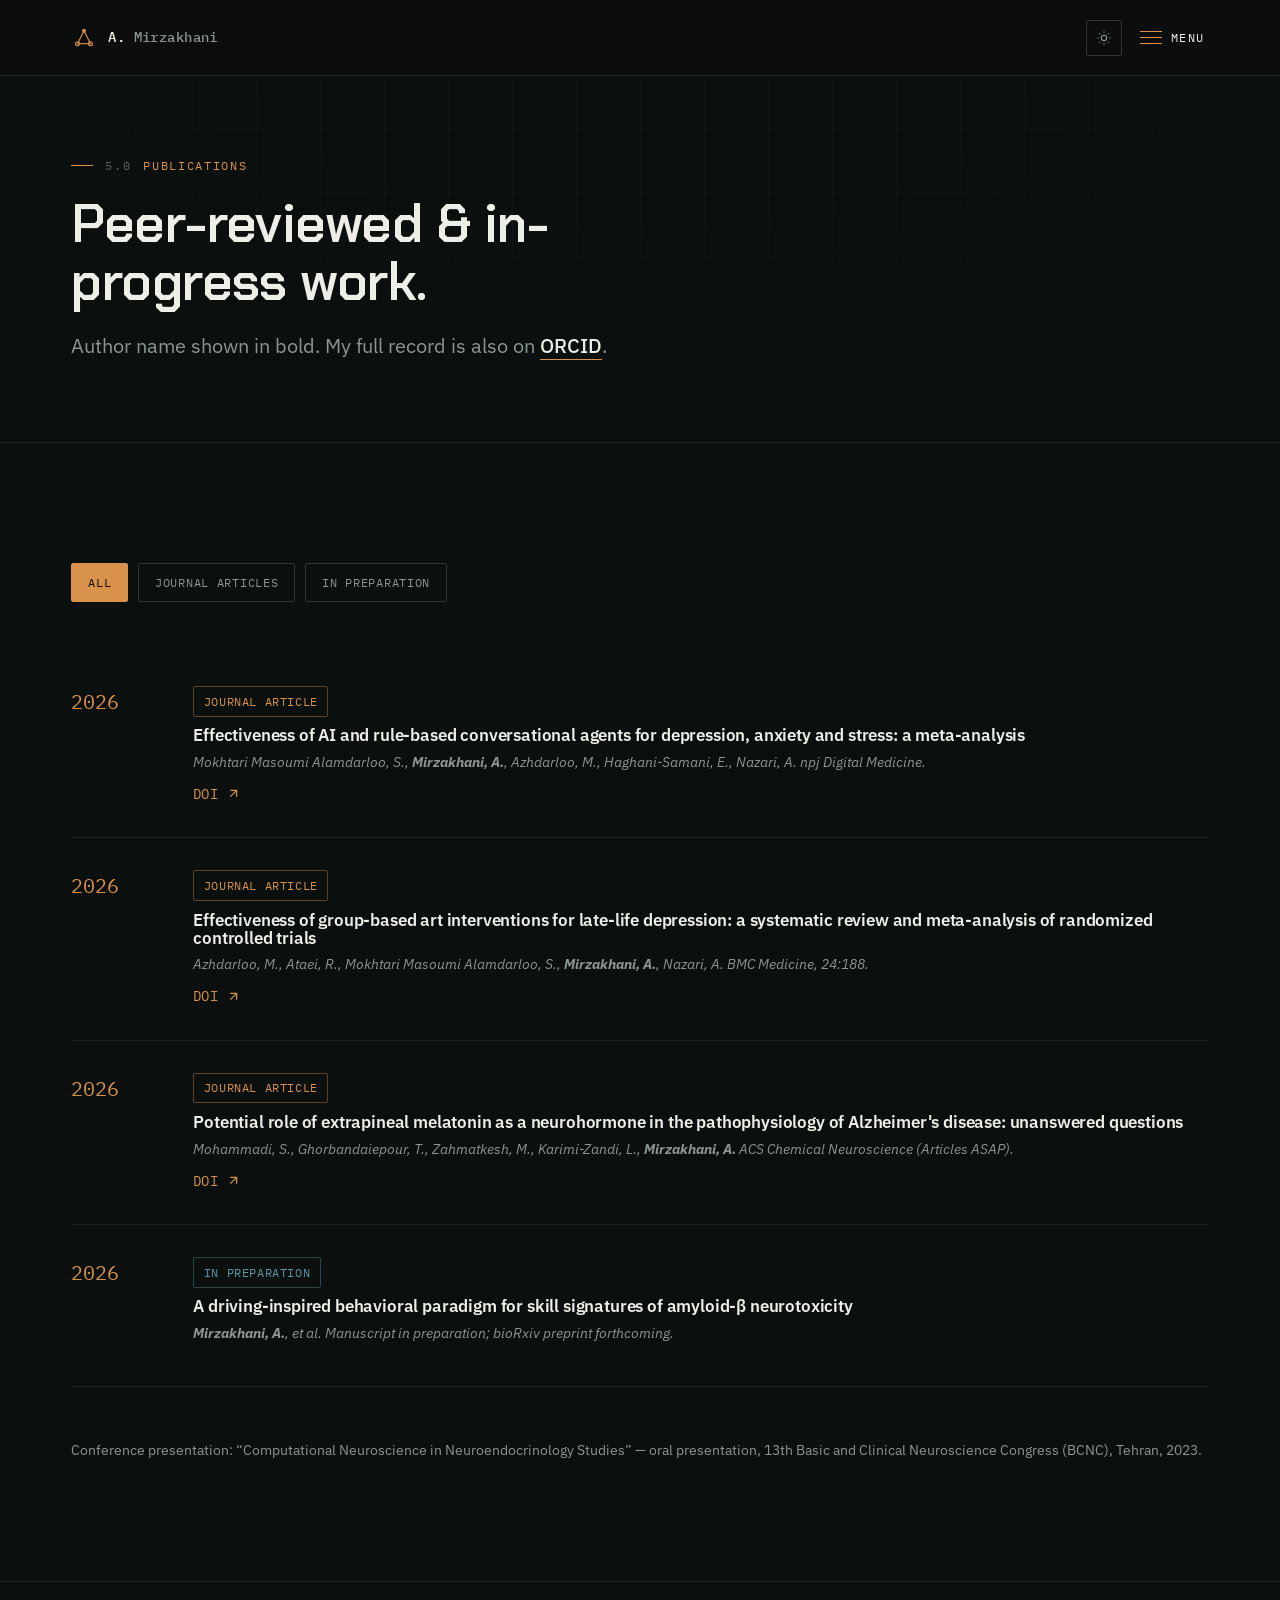
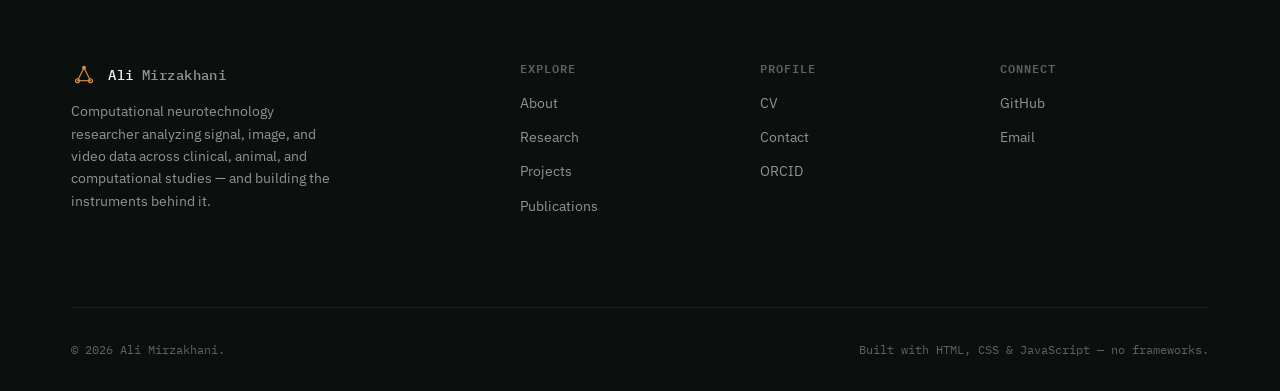
<file: publications.html>
<!DOCTYPE html>
<html lang="en">
<head>
<meta charset="UTF-8">
<meta name="viewport" content="width=device-width, initial-scale=1.0">
<title>Publications — Ali Mirzakhani</title>
<meta name="description" content="Peer-reviewed publications in BMC Medicine, npj Digital Medicine, and ACS Chemical Neuroscience, plus in-preparation motor-skill work.">
<link rel="canonical" href="https://ali-mirzakhani.github.io/publications.html">

<meta property="og:type" content="website">
<meta property="og:title" content="Publications — Ali Mirzakhani">
<meta property="og:description" content="Peer-reviewed publications in BMC Medicine, npj Digital Medicine, and ACS Chemical Neuroscience, plus in-preparation motor-skill work.">
<meta property="og:url" content="https://ali-mirzakhani.github.io/publications.html">
<meta property="og:image" content="https://ali-mirzakhani.github.io/assets/icons/og-cover.jpg">
<meta name="twitter:card" content="summary_large_image">
<meta name="theme-color" content="#0B0F0D">

<link rel="icon" href="/assets/icons/favicon.svg" type="image/svg+xml">
<link rel="preconnect" href="https://fonts.googleapis.com">
<link rel="preconnect" href="https://fonts.gstatic.com" crossorigin>
<link href="https://fonts.googleapis.com/css2?family=Chakra+Petch:wght@500;600;700&family=IBM+Plex+Mono:wght@400;500;600&family=IBM+Plex+Sans:ital,wght@0,400;0,500;0,600;0,700;1,400&display=swap" rel="stylesheet">
<link rel="stylesheet" href="assets/css/main.css">

<script type="application/ld+json">
{
  "@context": "https://schema.org",
  "@type": "Person",
  "name": "Ali Mirzakhani",
  "jobTitle": "Computational Neurotechnology Researcher",
  "url": "https://ali-mirzakhani.github.io/",
  "email": "A_mirzakhani@razi.tums.ac.ir",
  "affiliation": {"@type": "Organization", "name": "Tehran University of Medical Sciences"},
  "sameAs": [
    "https://github.com/Ali-mirzakhani",
    "https://github.com/Neuroprocessing",
    "https://orcid.org/0009-0002-5056-2792"
  ],
  "knowsAbout": ["Signal Processing", "Image and Video Analysis", "DeepLabCut", "Time-Series Analysis", "Reproducible Pipelines", "Digital Biomarkers", "Embedded Instrumentation", "Biomedical Engineering"]
}
</script>
</head>
<body>
<a class="skip-link" href="#main">Skip to content</a>
<div class="board-grid" aria-hidden="true"></div>

<header class="site-header">
  <div class="container">
    <a href="index.html" class="brand" aria-label="Ali Mirzakhani — home">
      <svg class="node-mark" viewBox="0 0 32 32" aria-hidden="true"><line x1="16" y1="7" x2="8" y2="23"></line><line x1="16" y1="7" x2="24" y2="23"></line><line x1="8" y1="23" x2="24" y2="23"></line><circle class="n" cx="16" cy="7" r="2.4"></circle><circle cx="8" cy="23" r="2.4"></circle><circle cx="24" cy="23" r="2.4"></circle></svg>
      <span class="brand-name">A. <span class="surname">Mirzakhani</span></span>
    </a>
    <div class="header-actions">
      <button class="theme-toggle" data-theme-toggle type="button" aria-label="Toggle light and dark theme">
        <svg class="icon-sun" viewBox="0 0 24 24" fill="none" stroke="currentColor" stroke-width="1.6"><circle cx="12" cy="12" r="4"/><path d="M12 2v2M12 20v2M4.9 4.9l1.4 1.4M17.7 17.7l1.4 1.4M2 12h2M20 12h2M4.9 19.1l1.4-1.4M17.7 6.3l1.4-1.4"/></svg>
        <svg class="icon-moon" viewBox="0 0 24 24" fill="none" stroke="currentColor" stroke-width="1.6"><path d="M20 14.5A8.5 8.5 0 1 1 9.5 4a7 7 0 0 0 10.5 10.5Z"/></svg>
      </button>
      <button class="menu-btn" data-menu-btn type="button" aria-haspopup="true" aria-expanded="false" aria-controls="nav-overlay">
        <span class="bars" aria-hidden="true"><span></span><span></span><span></span></span>
        <span class="label">Menu</span>
      </button>
    </div>
  </div>
</header>

<nav class="nav-overlay" id="nav-overlay" data-nav-overlay aria-hidden="true" aria-label="Primary">
  <div class="nav-overlay-inner">
    <ul class="nav-list">
      <li><a href="index.html"><span class="num">01</span> Home</a></li>
      <li><a href="about.html"><span class="num">02</span> About</a></li>
      <li><a href="research.html"><span class="num">03</span> Research</a></li>
      <li><a href="projects.html"><span class="num">04</span> Projects</a></li>
      <li><a href="publications.html"><span class="num">05</span> Publications</a></li>
      <li><a href="cv.html"><span class="num">06</span> CV</a></li>
      <li><a href="contact.html"><span class="num">07</span> Contact</a></li>
    </ul>
    <div class="nav-aside">
      <div>
        <div class="status-row"><span class="status-dot pulse" aria-hidden="true"></span> Open to visiting research &amp; postdoctoral positions</div>
        <div class="clock">Tehran time — <strong data-clock data-tz="Asia/Tehran">--:--</strong></div>
      </div>
      <ul class="nav-social">
        <li><a href="https://github.com/Ali-mirzakhani" target="_blank" rel="noopener">GitHub <span>Ali-mirzakhani &rarr;</span></a></li>
        <li><a href="https://orcid.org/0009-0002-5056-2792" target="_blank" rel="noopener">ORCID <span>0009-0002-5056-2792 &rarr;</span></a></li>
        <li><a href="mailto:A_mirzakhani@razi.tums.ac.ir">Email <span>A_mirzakhani@razi.tums.ac.ir</span></a></li>
      </ul>
    </div>
  </div>
</nav>

<main id="main">

  <section class="page-hero">
    <div class="container">
      <span class="eyebrow"><span class="idx">5.0</span> Publications</span>
      <h1>Peer-reviewed &amp; in-progress work.</h1>
      <p class="lede">Author name shown in bold. My full record is also on <a class="inline-link" href="https://orcid.org/0009-0002-5056-2792" target="_blank" rel="noopener">ORCID</a>.</p>
    </div>
  </section>

  <section class="section reveal">
    <div class="container">
      <div class="filter-row" data-filter-group=".pub-list .pub-item">
        <button class="filter-btn active" data-filter="all">All</button>
        <button class="filter-btn" data-filter="journal">Journal Articles</button>
        <button class="filter-btn" data-filter="inprep">In Preparation</button>
      </div>

      <div class="pub-list">

        <div class="pub-item" data-cats="journal">
          <div class="pub-year mono">2026</div>
          <div>
            <span class="tag on-copper" style="margin-bottom:0.6rem">Journal Article</span>
            <h3>Effectiveness of AI and rule-based conversational agents for depression, anxiety and stress: a meta-analysis</h3>
            <p class="pub-meta">Mokhtari Masoumi Alamdarloo, S., <strong>Mirzakhani, A.</strong>, Azhdarloo, M., Haghani-Samani, E., Nazari, A. <em>npj Digital Medicine</em>.</p>
            <div class="pub-links"><a class="arrow-link" href="https://doi.org/10.1038/s41746-026-02820-1" target="_blank" rel="noopener">DOI <svg viewBox="0 0 24 24" fill="none" stroke="currentColor" stroke-width="2"><path d="M7 17L17 7M7 7h10v10"/></svg></a></div>
          </div>
        </div>
        <div class="pub-item" data-cats="journal">
          <div class="pub-year mono">2026</div>
          <div>
            <span class="tag on-copper" style="margin-bottom:0.6rem">Journal Article</span>
            <h3>Effectiveness of group-based art interventions for late-life depression: a systematic review and meta-analysis of randomized controlled trials</h3>
            <p class="pub-meta">Azhdarloo, M., Ataei, R., Mokhtari Masoumi Alamdarloo, S., <strong>Mirzakhani, A.</strong>, Nazari, A. <em>BMC Medicine</em>, 24:188.</p>
            <div class="pub-links"><a class="arrow-link" href="https://doi.org/10.1186/s12916-026-04728-9" target="_blank" rel="noopener">DOI <svg viewBox="0 0 24 24" fill="none" stroke="currentColor" stroke-width="2"><path d="M7 17L17 7M7 7h10v10"/></svg></a></div>
          </div>
        </div>
        <div class="pub-item" data-cats="journal">
          <div class="pub-year mono">2026</div>
          <div>
            <span class="tag on-copper" style="margin-bottom:0.6rem">Journal Article</span>
            <h3>Potential role of extrapineal melatonin as a neurohormone in the pathophysiology of Alzheimer's disease: unanswered questions</h3>
            <p class="pub-meta">Mohammadi, S., Ghorbandaiepour, T., Zahmatkesh, M., Karimi-Zandi, L., <strong>Mirzakhani, A.</strong> <em>ACS Chemical Neuroscience</em> (Articles ASAP).</p>
            <div class="pub-links"><a class="arrow-link" href="https://doi.org/10.1021/acschemneuro.5c00401" target="_blank" rel="noopener">DOI <svg viewBox="0 0 24 24" fill="none" stroke="currentColor" stroke-width="2"><path d="M7 17L17 7M7 7h10v10"/></svg></a></div>
          </div>
        </div>
        <div class="pub-item" data-cats="inprep">
          <div class="pub-year mono">2026</div>
          <div>
            <span class="tag on-blue" style="margin-bottom:0.6rem">In Preparation</span>
            <h3>A driving-inspired behavioral paradigm for skill signatures of amyloid-&beta; neurotoxicity</h3>
            <p class="pub-meta"><strong>Mirzakhani, A.</strong>, et al. Manuscript in preparation; bioRxiv preprint forthcoming.</p>
            <div class="pub-links"></div>
          </div>
        </div>
      </div>

      <p class="text-muted" style="font-size:var(--text-sm);margin-top:var(--sp-lg)">Conference presentation: &ldquo;Computational Neuroscience in Neuroendocrinology Studies&rdquo; &mdash; oral presentation, 13th Basic and Clinical Neuroscience Congress (BCNC), Tehran, 2023.</p>
    </div>
  </section>

</main>

<footer class="site-footer">
  <div class="container">
    <div class="footer-top">
      <div class="footer-brand">
        <a href="index.html" class="brand">
          <svg class="node-mark" viewBox="0 0 32 32" aria-hidden="true"><line x1="16" y1="7" x2="8" y2="23"></line><line x1="16" y1="7" x2="24" y2="23"></line><line x1="8" y1="23" x2="24" y2="23"></line><circle class="n" cx="16" cy="7" r="2.4"></circle><circle cx="8" cy="23" r="2.4"></circle><circle cx="24" cy="23" r="2.4"></circle></svg>
          <span class="brand-name">Ali <span class="surname">Mirzakhani</span></span>
        </a>
        <p>Computational neurotechnology researcher analyzing signal, image, and video data across clinical, animal, and computational studies &mdash; and building the instruments behind it.</p>
      </div>
      <div class="footer-col">
        <h4>Explore</h4>
        <ul><li><a href="about.html">About</a></li><li><a href="research.html">Research</a></li><li><a href="projects.html">Projects</a></li><li><a href="publications.html">Publications</a></li></ul>
      </div>
      <div class="footer-col">
        <h4>Profile</h4>
        <ul><li><a href="cv.html">CV</a></li><li><a href="contact.html">Contact</a></li><li><a href="https://orcid.org/0009-0002-5056-2792" target="_blank" rel="noopener">ORCID</a></li></ul>
      </div>
      <div class="footer-col">
        <h4>Connect</h4>
        <ul><li><a href="https://github.com/Ali-mirzakhani" target="_blank" rel="noopener">GitHub</a></li><li><a href="mailto:A_mirzakhani@razi.tums.ac.ir">Email</a></li></ul>
      </div>
    </div>
    <div class="footer-bottom">
      <span>&copy; <span id="year">2026</span> Ali Mirzakhani.</span>
      <span>Built with HTML, CSS &amp; JavaScript &mdash; no frameworks.</span>
    </div>
  </div>
</footer>

<button class="back-to-top" data-back-to-top aria-label="Back to top">
  <svg viewBox="0 0 24 24" fill="none" stroke="currentColor" stroke-width="2"><path d="M12 19V5M5 12l7-7 7 7"/></svg>
</button>

<script>document.getElementById('year').textContent = new Date().getFullYear();</script>
<script src="assets/js/main.js"></script>
</body>
</html>
</file>
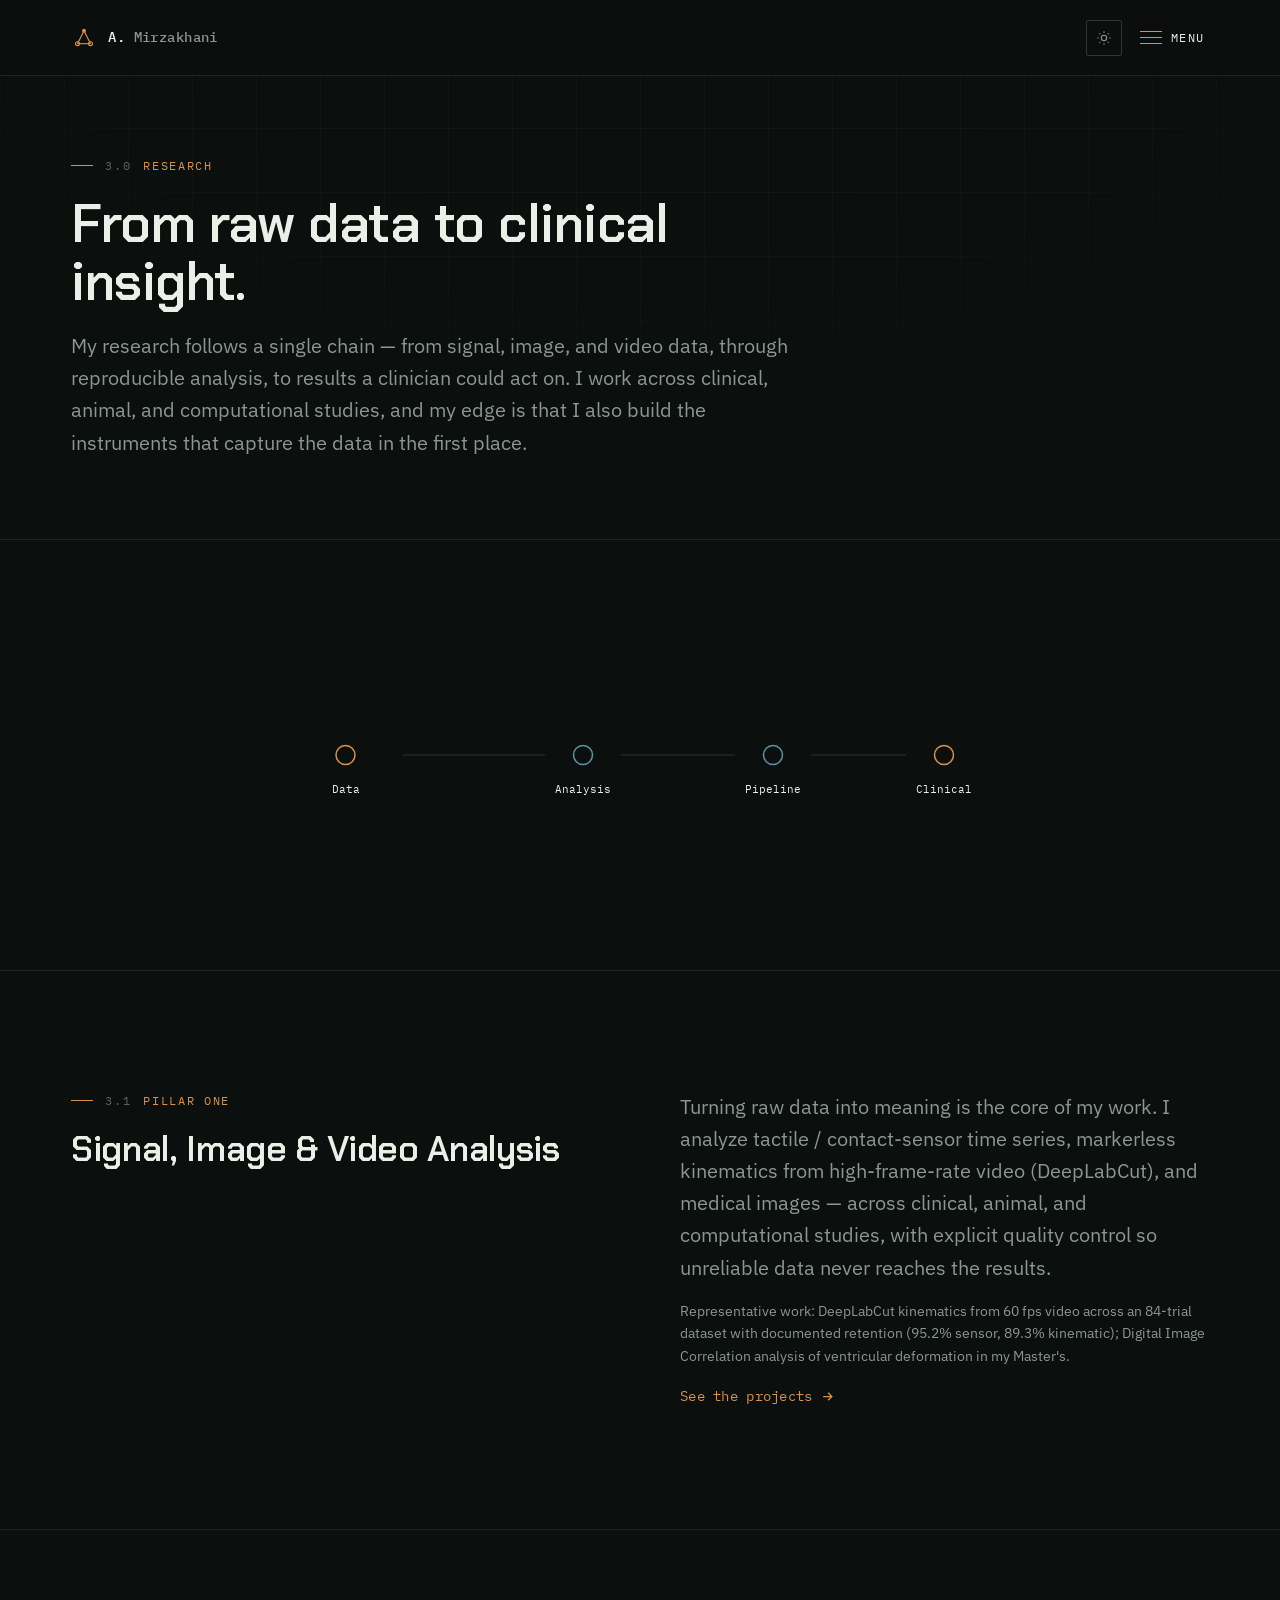
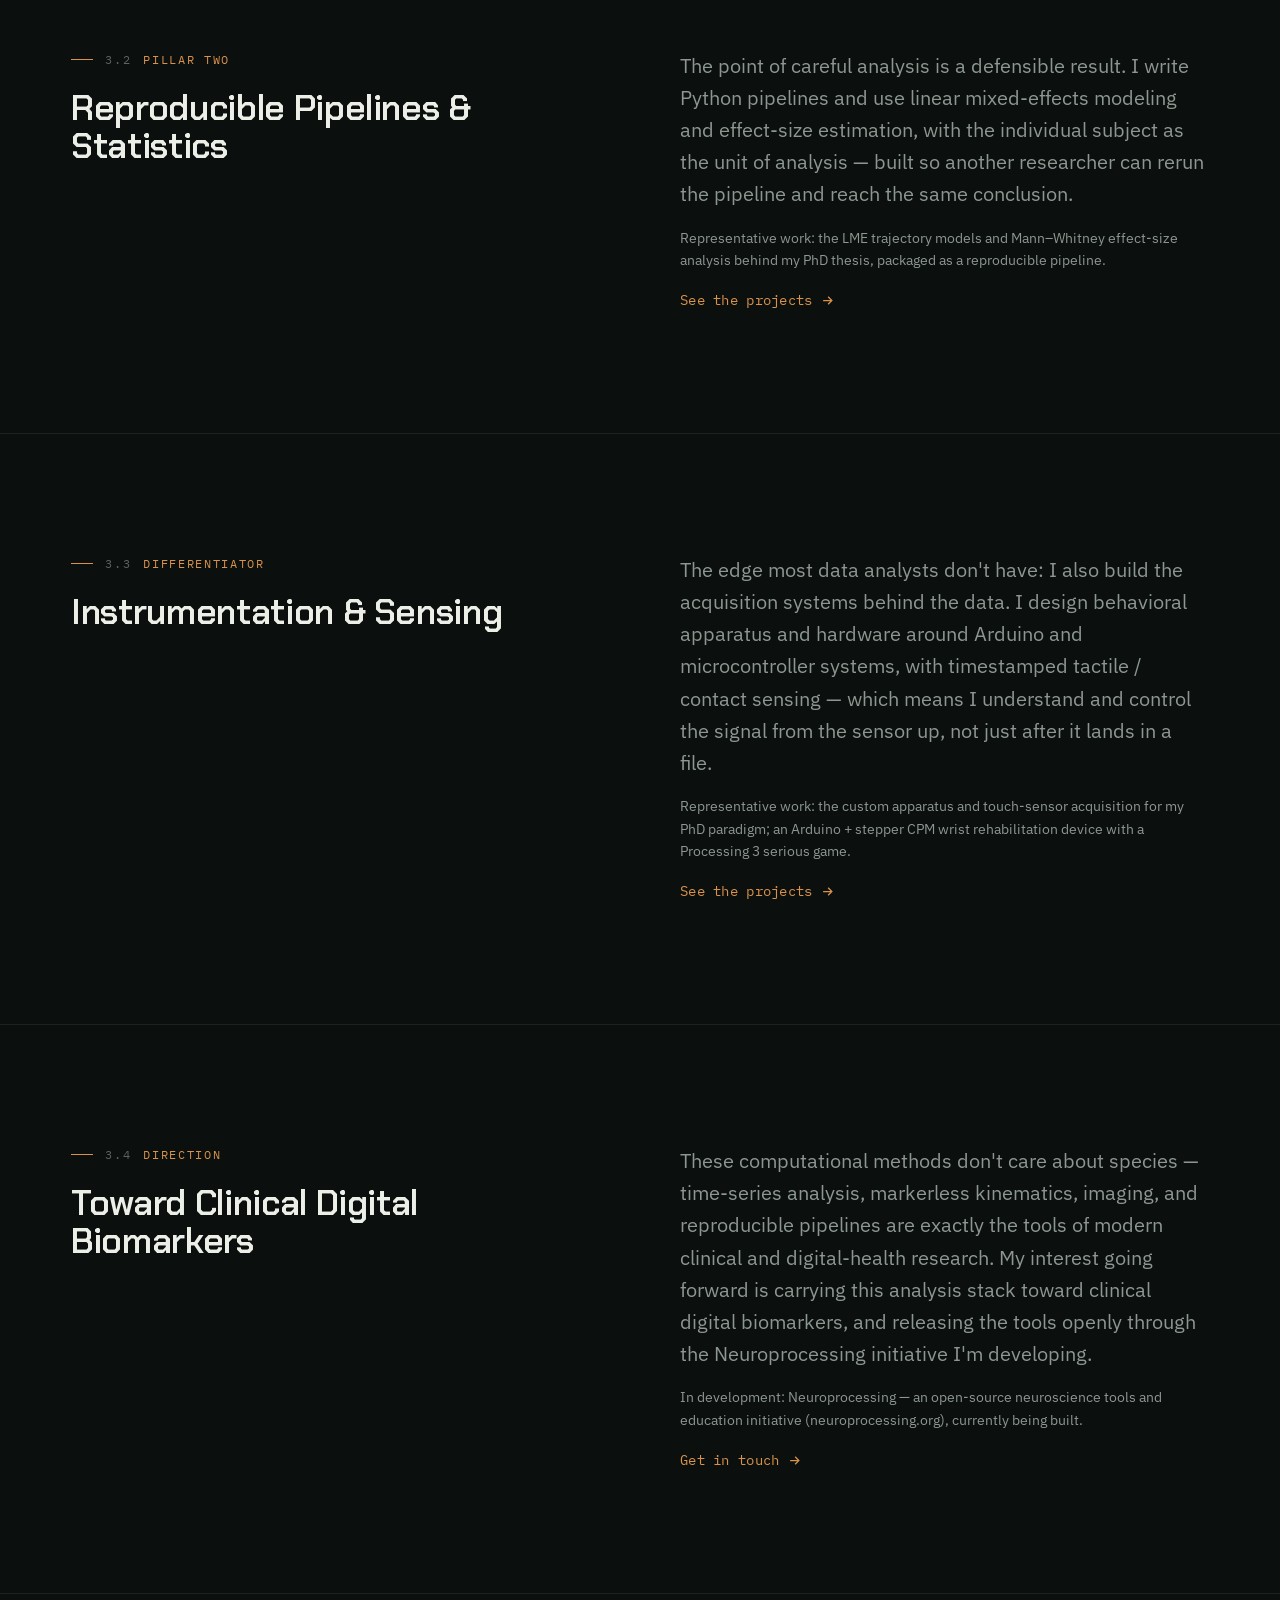
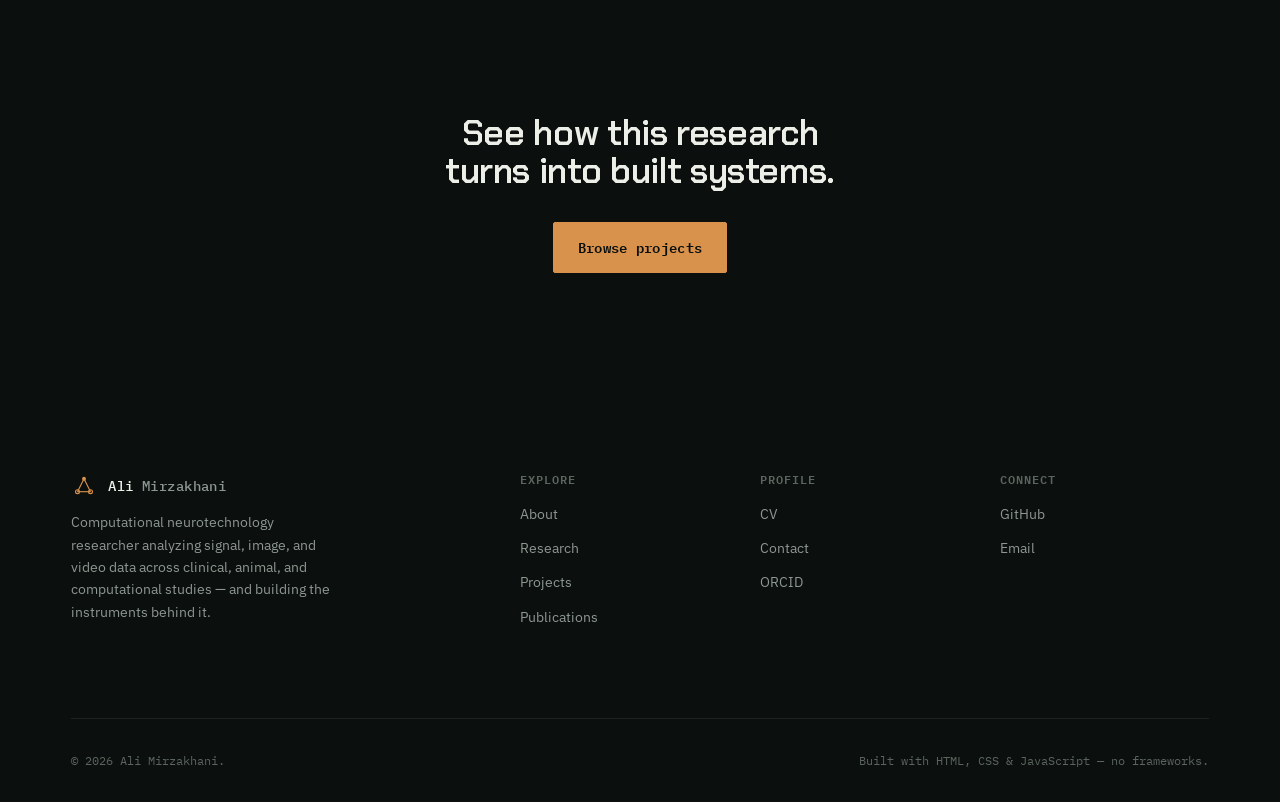
<file: research.html>
<!DOCTYPE html>
<html lang="en">
<head>
<meta charset="UTF-8">
<meta name="viewport" content="width=device-width, initial-scale=1.0">
<title>Research — Ali Mirzakhani</title>
<meta name="description" content="Computational analysis of signal, image, and video data; reproducible pipelines and statistics; instrumentation as a differentiator; and a direction toward clinical digital biomarkers.">
<link rel="canonical" href="https://ali-mirzakhani.github.io/research.html">

<meta property="og:type" content="website">
<meta property="og:title" content="Research — Ali Mirzakhani">
<meta property="og:description" content="Computational analysis of signal, image, and video data; reproducible pipelines and statistics; instrumentation as a differentiator; and a direction toward clinical digital biomarkers.">
<meta property="og:url" content="https://ali-mirzakhani.github.io/research.html">
<meta property="og:image" content="https://ali-mirzakhani.github.io/assets/icons/og-cover.jpg">
<meta name="twitter:card" content="summary_large_image">
<meta name="theme-color" content="#0B0F0D">

<link rel="icon" href="/assets/icons/favicon.svg" type="image/svg+xml">
<link rel="preconnect" href="https://fonts.googleapis.com">
<link rel="preconnect" href="https://fonts.gstatic.com" crossorigin>
<link href="https://fonts.googleapis.com/css2?family=Chakra+Petch:wght@500;600;700&family=IBM+Plex+Mono:wght@400;500;600&family=IBM+Plex+Sans:ital,wght@0,400;0,500;0,600;0,700;1,400&display=swap" rel="stylesheet">
<link rel="stylesheet" href="assets/css/main.css">

<script type="application/ld+json">
{
  "@context": "https://schema.org",
  "@type": "Person",
  "name": "Ali Mirzakhani",
  "jobTitle": "Computational Neurotechnology Researcher",
  "url": "https://ali-mirzakhani.github.io/",
  "email": "A_mirzakhani@razi.tums.ac.ir",
  "affiliation": {"@type": "Organization", "name": "Tehran University of Medical Sciences"},
  "sameAs": [
    "https://github.com/Ali-mirzakhani",
    "https://github.com/Neuroprocessing",
    "https://orcid.org/0009-0002-5056-2792"
  ],
  "knowsAbout": ["Signal Processing", "Image and Video Analysis", "DeepLabCut", "Time-Series Analysis", "Reproducible Pipelines", "Digital Biomarkers", "Embedded Instrumentation", "Biomedical Engineering"]
}
</script>
</head>
<body>
<a class="skip-link" href="#main">Skip to content</a>
<div class="board-grid" aria-hidden="true"></div>

<header class="site-header">
  <div class="container">
    <a href="index.html" class="brand" aria-label="Ali Mirzakhani — home">
      <svg class="node-mark" viewBox="0 0 32 32" aria-hidden="true"><line x1="16" y1="7" x2="8" y2="23"></line><line x1="16" y1="7" x2="24" y2="23"></line><line x1="8" y1="23" x2="24" y2="23"></line><circle class="n" cx="16" cy="7" r="2.4"></circle><circle cx="8" cy="23" r="2.4"></circle><circle cx="24" cy="23" r="2.4"></circle></svg>
      <span class="brand-name">A. <span class="surname">Mirzakhani</span></span>
    </a>
    <div class="header-actions">
      <button class="theme-toggle" data-theme-toggle type="button" aria-label="Toggle light and dark theme">
        <svg class="icon-sun" viewBox="0 0 24 24" fill="none" stroke="currentColor" stroke-width="1.6"><circle cx="12" cy="12" r="4"/><path d="M12 2v2M12 20v2M4.9 4.9l1.4 1.4M17.7 17.7l1.4 1.4M2 12h2M20 12h2M4.9 19.1l1.4-1.4M17.7 6.3l1.4-1.4"/></svg>
        <svg class="icon-moon" viewBox="0 0 24 24" fill="none" stroke="currentColor" stroke-width="1.6"><path d="M20 14.5A8.5 8.5 0 1 1 9.5 4a7 7 0 0 0 10.5 10.5Z"/></svg>
      </button>
      <button class="menu-btn" data-menu-btn type="button" aria-haspopup="true" aria-expanded="false" aria-controls="nav-overlay">
        <span class="bars" aria-hidden="true"><span></span><span></span><span></span></span>
        <span class="label">Menu</span>
      </button>
    </div>
  </div>
</header>

<nav class="nav-overlay" id="nav-overlay" data-nav-overlay aria-hidden="true" aria-label="Primary">
  <div class="nav-overlay-inner">
    <ul class="nav-list">
      <li><a href="index.html"><span class="num">01</span> Home</a></li>
      <li><a href="about.html"><span class="num">02</span> About</a></li>
      <li><a href="research.html"><span class="num">03</span> Research</a></li>
      <li><a href="projects.html"><span class="num">04</span> Projects</a></li>
      <li><a href="publications.html"><span class="num">05</span> Publications</a></li>
      <li><a href="cv.html"><span class="num">06</span> CV</a></li>
      <li><a href="contact.html"><span class="num">07</span> Contact</a></li>
    </ul>
    <div class="nav-aside">
      <div>
        <div class="status-row"><span class="status-dot pulse" aria-hidden="true"></span> Open to visiting research &amp; postdoctoral positions</div>
        <div class="clock">Tehran time — <strong data-clock data-tz="Asia/Tehran">--:--</strong></div>
      </div>
      <ul class="nav-social">
        <li><a href="https://github.com/Ali-mirzakhani" target="_blank" rel="noopener">GitHub <span>Ali-mirzakhani &rarr;</span></a></li>
        <li><a href="https://orcid.org/0009-0002-5056-2792" target="_blank" rel="noopener">ORCID <span>0009-0002-5056-2792 &rarr;</span></a></li>
        <li><a href="mailto:A_mirzakhani@razi.tums.ac.ir">Email <span>A_mirzakhani@razi.tums.ac.ir</span></a></li>
      </ul>
    </div>
  </div>
</nav>

<main id="main">

  <section class="page-hero">
    <div class="container">
      <span class="eyebrow"><span class="idx">3.0</span> Research</span>
      <h1>From raw data to clinical insight.</h1>
      <p class="lede">My research follows a single chain &mdash; from signal, image, and video data, through reproducible analysis, to results a clinician could act on. I work across clinical, animal, and computational studies, and my edge is that I also build the instruments that capture the data in the first place.</p>
    </div>
  </section>

  <section class="section reveal">
    <div class="container">
      <svg viewBox="0 0 800 200" style="width:100%;height:auto;max-width:760px;margin-inline:auto;display:block" role="img" aria-label="Pipeline from data through analysis and pipelines to clinical application">
        <g stroke="var(--c-border-strong)" stroke-width="1"><line x1="150" y1="100" x2="300" y2="100"/><line x1="380" y1="100" x2="500" y2="100"/><line x1="580" y1="100" x2="680" y2="100"/></g>
        <g font-family="IBM Plex Mono, monospace" font-size="12" fill="var(--c-silk)" text-anchor="middle">
          <circle cx="90" cy="100" r="10" fill="var(--c-bg)" stroke="var(--c-copper)" stroke-width="1.6"/><text x="90" y="140">Data</text>
          <circle cx="340" cy="100" r="10" fill="var(--c-bg)" stroke="var(--c-trace-blue)" stroke-width="1.6"/><text x="340" y="140">Analysis</text>
          <circle cx="540" cy="100" r="10" fill="var(--c-bg)" stroke="var(--c-trace-blue)" stroke-width="1.6"/><text x="540" y="140">Pipeline</text>
          <circle cx="720" cy="100" r="10" fill="var(--c-bg)" stroke="var(--c-copper)" stroke-width="1.6"/><text x="720" y="140">Clinical</text>
        </g>
      </svg>
    </div>
  </section>

  <section class="section reveal" id="analysis">
    <div class="container grid grid-2" style="gap:var(--sp-xl)">
      <div>
        <span class="eyebrow"><span class="idx">3.1</span> Pillar One</span>
        <h2>Signal, Image &amp; Video Analysis</h2>
      </div>
      <div>
        <p class="lede" style="margin-bottom:1rem">Turning raw data into meaning is the core of my work. I analyze tactile / contact-sensor time series, markerless kinematics from high-frame-rate video (DeepLabCut), and medical images &mdash; across clinical, animal, and computational studies, with explicit quality control so unreliable data never reaches the results.</p>
        <p class="text-muted" style="font-size:var(--text-sm);margin-bottom:1rem">Representative work: DeepLabCut kinematics from 60&nbsp;fps video across an 84-trial dataset with documented retention (95.2% sensor, 89.3% kinematic); Digital Image Correlation analysis of ventricular deformation in my Master's.</p>
        <a class="arrow-link" href="projects.html#motor-skill">See the projects <svg viewBox="0 0 24 24" fill="none" stroke="currentColor" stroke-width="2"><path d="M5 12h14M13 6l6 6-6 6"/></svg></a>
      </div>
    </div>
  </section>
  <section class="section reveal" id="pipelines">
    <div class="container grid grid-2" style="gap:var(--sp-xl)">
      <div>
        <span class="eyebrow"><span class="idx">3.2</span> Pillar Two</span>
        <h2>Reproducible Pipelines &amp; Statistics</h2>
      </div>
      <div>
        <p class="lede" style="margin-bottom:1rem">The point of careful analysis is a defensible result. I write Python pipelines and use linear mixed-effects modeling and effect-size estimation, with the individual subject as the unit of analysis &mdash; built so another researcher can rerun the pipeline and reach the same conclusion.</p>
        <p class="text-muted" style="font-size:var(--text-sm);margin-bottom:1rem">Representative work: the LME trajectory models and Mann&ndash;Whitney effect-size analysis behind my PhD thesis, packaged as a reproducible pipeline.</p>
        <a class="arrow-link" href="projects.html#motor-skill">See the projects <svg viewBox="0 0 24 24" fill="none" stroke="currentColor" stroke-width="2"><path d="M5 12h14M13 6l6 6-6 6"/></svg></a>
      </div>
    </div>
  </section>
  <section class="section reveal" id="instrumentation">
    <div class="container grid grid-2" style="gap:var(--sp-xl)">
      <div>
        <span class="eyebrow"><span class="idx">3.3</span> Differentiator</span>
        <h2>Instrumentation &amp; Sensing</h2>
      </div>
      <div>
        <p class="lede" style="margin-bottom:1rem">The edge most data analysts don't have: I also build the acquisition systems behind the data. I design behavioral apparatus and hardware around Arduino and microcontroller systems, with timestamped tactile / contact sensing &mdash; which means I understand and control the signal from the sensor up, not just after it lands in a file.</p>
        <p class="text-muted" style="font-size:var(--text-sm);margin-bottom:1rem">Representative work: the custom apparatus and touch-sensor acquisition for my PhD paradigm; an Arduino + stepper CPM wrist rehabilitation device with a Processing&nbsp;3 serious game.</p>
        <a class="arrow-link" href="projects.html#rehab-robot">See the projects <svg viewBox="0 0 24 24" fill="none" stroke="currentColor" stroke-width="2"><path d="M5 12h14M13 6l6 6-6 6"/></svg></a>
      </div>
    </div>
  </section>
  <section class="section reveal" id="translation">
    <div class="container grid grid-2" style="gap:var(--sp-xl)">
      <div>
        <span class="eyebrow"><span class="idx">3.4</span> Direction</span>
        <h2>Toward Clinical Digital Biomarkers</h2>
      </div>
      <div>
        <p class="lede" style="margin-bottom:1rem">These computational methods don't care about species &mdash; time-series analysis, markerless kinematics, imaging, and reproducible pipelines are exactly the tools of modern clinical and digital-health research. My interest going forward is carrying this analysis stack toward clinical digital biomarkers, and releasing the tools openly through the Neuroprocessing initiative I'm developing.</p>
        <p class="text-muted" style="font-size:var(--text-sm);margin-bottom:1rem">In development: Neuroprocessing &mdash; an open-source neuroscience tools and education initiative (neuroprocessing.org), currently being built.</p>
        <a class="arrow-link" href="contact.html">Get in touch <svg viewBox="0 0 24 24" fill="none" stroke="currentColor" stroke-width="2"><path d="M5 12h14M13 6l6 6-6 6"/></svg></a>
      </div>
    </div>
  </section>
  <section class="cta-band reveal">
    <div class="container">
      <h2>See how this research turns into built systems.</h2>
      <a class="btn btn-primary" href="projects.html">Browse projects</a>
    </div>
  </section>

</main>

<footer class="site-footer">
  <div class="container">
    <div class="footer-top">
      <div class="footer-brand">
        <a href="index.html" class="brand">
          <svg class="node-mark" viewBox="0 0 32 32" aria-hidden="true"><line x1="16" y1="7" x2="8" y2="23"></line><line x1="16" y1="7" x2="24" y2="23"></line><line x1="8" y1="23" x2="24" y2="23"></line><circle class="n" cx="16" cy="7" r="2.4"></circle><circle cx="8" cy="23" r="2.4"></circle><circle cx="24" cy="23" r="2.4"></circle></svg>
          <span class="brand-name">Ali <span class="surname">Mirzakhani</span></span>
        </a>
        <p>Computational neurotechnology researcher analyzing signal, image, and video data across clinical, animal, and computational studies &mdash; and building the instruments behind it.</p>
      </div>
      <div class="footer-col">
        <h4>Explore</h4>
        <ul><li><a href="about.html">About</a></li><li><a href="research.html">Research</a></li><li><a href="projects.html">Projects</a></li><li><a href="publications.html">Publications</a></li></ul>
      </div>
      <div class="footer-col">
        <h4>Profile</h4>
        <ul><li><a href="cv.html">CV</a></li><li><a href="contact.html">Contact</a></li><li><a href="https://orcid.org/0009-0002-5056-2792" target="_blank" rel="noopener">ORCID</a></li></ul>
      </div>
      <div class="footer-col">
        <h4>Connect</h4>
        <ul><li><a href="https://github.com/Ali-mirzakhani" target="_blank" rel="noopener">GitHub</a></li><li><a href="mailto:A_mirzakhani@razi.tums.ac.ir">Email</a></li></ul>
      </div>
    </div>
    <div class="footer-bottom">
      <span>&copy; <span id="year">2026</span> Ali Mirzakhani.</span>
      <span>Built with HTML, CSS &amp; JavaScript &mdash; no frameworks.</span>
    </div>
  </div>
</footer>

<button class="back-to-top" data-back-to-top aria-label="Back to top">
  <svg viewBox="0 0 24 24" fill="none" stroke="currentColor" stroke-width="2"><path d="M12 19V5M5 12l7-7 7 7"/></svg>
</button>

<script>document.getElementById('year').textContent = new Date().getFullYear();</script>
<script src="assets/js/main.js"></script>
</body>
</html>
</file>
<file: assets/css/main.css>
/* ==========================================================================
   ALI MIRZAKHANI — NEUROTECHNOLOGY RESEARCH — DESIGN SYSTEM
   --------------------------------------------------------------------------
   Visual language: printed-circuit-board / oscilloscope instrumentation.
   A dark soldermask substrate, a single burnished-copper signature accent
   (standing in for both a circuit trace and a signal trace), a muted
   secondary "bottom-layer" blue, and silkscreen-white typography.
   Sharp, precise edges — like a schematic, not a soft consumer app.
   ========================================================================== */

/* --------------------------------------------------------------------------
   1. TOKENS
   -------------------------------------------------------------------------- */
:root{
  /* ---- color: dark (default) — "board under lab light" ---- */
  --c-bg: #0B0F0D;
  --c-bg-alt: #0F1512;
  --c-bg-elevated: #141C17;
  --c-bg-elevated-2: #1A231C;
  --c-border: rgba(230,236,228,0.09);
  --c-border-strong: rgba(230,236,228,0.18);
  --c-silk: #ECEFE7;
  --c-silk-muted: #8D9791;
  --c-silk-faint: #5B655F;
  --c-copper: #D9924C;
  --c-copper-bright: #F2B677;
  --c-copper-rgb: 217,146,76;
  --c-trace-blue: #5B93A6;
  --c-trace-blue-rgb: 91,147,166;
  --c-status: #6FBF8B;
  --c-overlay: rgba(6,9,7,0.86);
  --shadow-elevated: 0 20px 60px -20px rgba(0,0,0,0.6);
  --shadow-glow: 0 0 40px rgba(var(--c-copper-rgb), 0.12);

  /* ---- type ---- */
  --f-display: 'Chakra Petch', 'Arial Narrow', sans-serif;
  --f-body: 'IBM Plex Sans', -apple-system, sans-serif;
  --f-mono: 'IBM Plex Mono', 'SFMono-Regular', monospace;

  --text-hero: clamp(2.6rem, 5.6vw + 0.6rem, 6.2rem);
  --text-h1: clamp(2.1rem, 3.4vw + 0.6rem, 3.6rem);
  --text-h2: clamp(1.6rem, 2vw + 0.6rem, 2.5rem);
  --text-h3: clamp(1.3rem, 1vw + 0.6rem, 1.6rem);
  --text-h4: clamp(1.05rem, 0.5vw + 0.6rem, 1.2rem);
  --text-lg: clamp(1.1rem, 0.4vw + 0.9rem, 1.3rem);
  --text-body: 1rem;
  --text-sm: 0.875rem;
  --text-xs: 0.75rem;

  /* ---- spacing ---- */
  --sp-3xs: 0.25rem;
  --sp-2xs: 0.5rem;
  --sp-xs: 0.75rem;
  --sp-sm: 1.25rem;
  --sp-md: 2rem;
  --sp-lg: 3.25rem;
  --sp-xl: 5rem;
  --sp-2xl: 7.5rem;
  --sp-3xl: 10.5rem;

  /* ---- layout ---- */
  --container-w: 1240px;
  --container-pad: clamp(1.25rem, 4vw, 3.5rem);
  --radius: 3px;
  --radius-sm: 2px;
  --header-h: 76px;
  --ease: cubic-bezier(0.16, 1, 0.3, 1);
  --ease-in: cubic-bezier(0.6, 0, 0.4, 1);
}

/* ---- light theme: "print / blueprint on paper" ---- */
[data-theme="light"]{
  --c-bg: #F5F3EC;
  --c-bg-alt: #EDEAE1;
  --c-bg-elevated: #FFFFFF;
  --c-bg-elevated-2: #F9F7F1;
  --c-border: rgba(18,22,18,0.11);
  --c-border-strong: rgba(18,22,18,0.22);
  --c-silk: #14201A;
  --c-silk-muted: #51584F;
  --c-silk-faint: #83887F;
  --c-copper: #A85A24;
  --c-copper-bright: #8A4A1C;
  --c-copper-rgb: 168,90,36;
  --c-trace-blue: #2E6478;
  --c-trace-blue-rgb: 46,100,120;
  --c-status: #2E7D4F;
  --c-overlay: rgba(245,243,236,0.92);
  --shadow-elevated: 0 20px 50px -25px rgba(20,20,18,0.25);
  --shadow-glow: 0 0 40px rgba(var(--c-copper-rgb), 0.08);
}

/* --------------------------------------------------------------------------
   2. RESET / BASE
   -------------------------------------------------------------------------- */
*, *::before, *::after{ box-sizing: border-box; }
html{
  scroll-behavior: smooth;
  -webkit-text-size-adjust: 100%;
}
@media (prefers-reduced-motion: reduce){
  html{ scroll-behavior: auto; }
  *, *::before, *::after{
    animation-duration: 0.001ms !important;
    animation-iteration-count: 1 !important;
    transition-duration: 0.001ms !important;
    scroll-behavior: auto !important;
  }
}
body{
  margin: 0;
  background: var(--c-bg);
  color: var(--c-silk);
  font-family: var(--f-body);
  font-size: var(--text-body);
  line-height: 1.6;
  -webkit-font-smoothing: antialiased;
  text-rendering: optimizeLegibility;
  overflow-x: hidden;
  transition: background 0.4s var(--ease), color 0.4s var(--ease);
}
img, svg{ display: block; max-width: 100%; }
a{ color: inherit; text-decoration: none; }
ul, ol{ margin: 0; padding: 0; list-style: none; }
h1,h2,h3,h4,p,figure{ margin: 0; }
button, input, textarea, select{ font: inherit; color: inherit; }
button{ background: none; border: 0; cursor: pointer; padding: 0; }
input, textarea{ background: none; border: 0; }

/* focus visibility — never remove outlines, only restyle them */
:focus-visible{
  outline: 2px solid var(--c-copper);
  outline-offset: 3px;
}
:focus:not(:focus-visible){ outline: none; }

/* skip link */
.skip-link{
  position: fixed;
  top: -60px;
  left: 1rem;
  z-index: 999;
  background: var(--c-copper);
  color: #0B0F0D;
  padding: 0.75rem 1.25rem;
  font-family: var(--f-mono);
  font-size: var(--text-sm);
  transition: top 0.2s var(--ease);
}
.skip-link:focus{ top: 1rem; }

::selection{ background: var(--c-copper); color: #0B0F0D; }

/* faint schematic grid, fixed behind everything */
.board-grid{
  position: fixed;
  inset: 0;
  z-index: 0;
  pointer-events: none;
  background-image:
    linear-gradient(var(--c-border) 1px, transparent 1px),
    linear-gradient(90deg, var(--c-border) 1px, transparent 1px);
  background-size: 64px 64px;
  opacity: 0.35;
  mask-image: radial-gradient(ellipse 80% 60% at 50% 0%, #000 40%, transparent 100%);
}

/* --------------------------------------------------------------------------
   3. TYPOGRAPHY
   -------------------------------------------------------------------------- */
h1,h2,h3,h4{
  font-family: var(--f-display);
  font-weight: 600;
  letter-spacing: -0.01em;
  line-height: 1.08;
  color: var(--c-silk);
}
h1{ font-size: var(--text-h1); }
h2{ font-size: var(--text-h2); }
h3{ font-size: var(--text-h3); }
h4{ font-size: var(--text-h4); font-family: var(--f-body); font-weight: 600; letter-spacing: 0; }

.mono{ font-family: var(--f-mono); }

.eyebrow{
  display: flex;
  align-items: center;
  gap: 0.75rem;
  font-family: var(--f-mono);
  font-size: var(--text-xs);
  letter-spacing: 0.14em;
  text-transform: uppercase;
  color: var(--c-copper);
  margin-bottom: var(--sp-sm);
}
.eyebrow::before{
  content: '';
  width: 22px;
  height: 1px;
  background: var(--c-copper);
  flex-shrink: 0;
}
.eyebrow .idx{ color: var(--c-silk-faint); }

.lede{
  font-size: var(--text-lg);
  color: var(--c-silk-muted);
  max-width: 62ch;
  line-height: 1.65;
}

.text-muted{ color: var(--c-silk-muted); }
.text-faint{ color: var(--c-silk-faint); }
.text-copper{ color: var(--c-copper); }

a.inline-link{
  position: relative;
  color: var(--c-silk);
  font-weight: 500;
  background-image: linear-gradient(var(--c-copper), var(--c-copper));
  background-repeat: no-repeat;
  background-position: 0 100%;
  background-size: 100% 1px;
  padding-bottom: 2px;
  transition: background-size 0.3s var(--ease), color 0.3s var(--ease);
}
a.inline-link:hover{ color: var(--c-copper); background-size: 0% 1px; }

.arrow-link{
  display: inline-flex;
  align-items: center;
  gap: 0.5rem;
  font-family: var(--f-mono);
  font-size: var(--text-sm);
  color: var(--c-copper);
  letter-spacing: 0.02em;
}
.arrow-link svg{ width: 15px; height: 15px; transition: transform 0.3s var(--ease); }
.arrow-link:hover svg{ transform: translateX(4px); }

blockquote.pull{
  font-family: var(--f-display);
  font-weight: 500;
  font-size: clamp(1.4rem, 2vw + 0.8rem, 2.15rem);
  line-height: 1.35;
  color: var(--c-silk);
  border-left: 2px solid var(--c-copper);
  padding-left: var(--sp-md);
  margin: 0;
}

/* --------------------------------------------------------------------------
   4. LAYOUT
   -------------------------------------------------------------------------- */
.container{
  width: 100%;
  max-width: var(--container-w);
  margin-inline: auto;
  padding-inline: var(--container-pad);
  position: relative;
}
.section{
  position: relative;
  padding-block: var(--sp-2xl);
  border-bottom: 1px solid var(--c-border);
}
.section.tight{ padding-block: var(--sp-xl); }
.section-head{
  display: flex;
  justify-content: space-between;
  align-items: flex-end;
  gap: var(--sp-md);
  margin-bottom: var(--sp-lg);
  flex-wrap: wrap;
}
.section-head h2{ max-width: 34ch; }
.section-foot{
  margin-top: var(--sp-lg);
  display: flex;
  justify-content: center;
}

.grid{ display: grid; gap: var(--sp-md); }
.grid-2{ grid-template-columns: repeat(2, 1fr); }
.grid-3{ grid-template-columns: repeat(3, 1fr); }
.grid-4{ grid-template-columns: repeat(4, 1fr); }
@media (max-width: 980px){
  .grid-3, .grid-4{ grid-template-columns: repeat(2, 1fr); }
}
@media (max-width: 640px){
  .grid-2, .grid-3, .grid-4{ grid-template-columns: 1fr; }
}

/* trace-line divider that draws itself in on scroll */
.trace-divider{ width: 100%; height: 18px; overflow: visible; margin-block: var(--sp-lg); }
.trace-divider path{
  fill: none;
  stroke: var(--c-border-strong);
  stroke-width: 1;
}
.trace-divider path.live{
  stroke: var(--c-copper);
  stroke-dasharray: 6 10;
  stroke-dashoffset: 400;
  transition: stroke-dashoffset 1.4s var(--ease);
}
.trace-divider.in-view path.live{ stroke-dashoffset: 0; }

/* scroll reveal */
.reveal{
  opacity: 0;
  transform: translateY(22px);
  transition: opacity 0.7s var(--ease), transform 0.7s var(--ease);
}
.reveal.is-visible{ opacity: 1; transform: translateY(0); }
.reveal-stagger > *{ transition-delay: calc(var(--i, 0) * 80ms); }

/* --------------------------------------------------------------------------
   5. HEADER / NAVIGATION
   -------------------------------------------------------------------------- */
.site-header{
  position: fixed;
  top: 0; left: 0; right: 0;
  z-index: 100;
  height: var(--header-h);
  display: flex;
  align-items: center;
  background: color-mix(in srgb, var(--c-bg) 82%, transparent);
  backdrop-filter: blur(10px);
  border-bottom: 1px solid var(--c-border);
}
.site-header .container{
  display: flex;
  align-items: center;
  justify-content: space-between;
  width: 100%;
}
.brand{
  display: flex;
  align-items: center;
  gap: 0.7rem;
  font-family: var(--f-mono);
  font-size: var(--text-sm);
  letter-spacing: 0.03em;
  z-index: 2;
}
.brand .node-mark{ width: 26px; height: 26px; flex-shrink: 0; }
.brand .node-mark circle{ fill: none; stroke: var(--c-copper); stroke-width: 1.4; }
.brand .node-mark line{ stroke: var(--c-copper); stroke-width: 1.4; }
.brand .node-mark .n{ fill: var(--c-copper); stroke: none; }
.brand-name{ color: var(--c-silk); font-weight: 500; }
.brand-name .surname{ color: var(--c-silk-muted); }

.header-actions{ display: flex; align-items: center; gap: 1.1rem; z-index: 2; }

.theme-toggle{
  width: 36px; height: 36px;
  display: grid; place-items: center;
  border: 1px solid var(--c-border-strong);
  border-radius: var(--radius-sm);
  color: var(--c-silk-muted);
  transition: color 0.25s var(--ease), border-color 0.25s var(--ease);
}
.theme-toggle:hover{ color: var(--c-copper); border-color: var(--c-copper); }
.theme-toggle svg{ width: 16px; height: 16px; }
.theme-toggle .icon-moon{ display: none; }
[data-theme="light"] .theme-toggle .icon-sun{ display: none; }
[data-theme="light"] .theme-toggle .icon-moon{ display: block; }

.menu-btn{
  display: flex;
  align-items: center;
  gap: 0.6rem;
  font-family: var(--f-mono);
  font-size: var(--text-xs);
  letter-spacing: 0.1em;
  text-transform: uppercase;
  color: var(--c-silk);
}
.menu-btn .bars{ width: 22px; height: 14px; position: relative; }
.menu-btn .bars span{
  position: absolute; left: 0; right: 0; height: 1.5px; background: var(--c-copper);
  transition: transform 0.35s var(--ease), opacity 0.3s var(--ease), top 0.35s var(--ease);
}
.menu-btn .bars span:nth-child(1){ top: 0; }
.menu-btn .bars span:nth-child(2){ top: 6px; }
.menu-btn .bars span:nth-child(3){ top: 12px; }
[data-nav-open="true"] .menu-btn .bars span:nth-child(1){ top: 6px; transform: rotate(45deg); }
[data-nav-open="true"] .menu-btn .bars span:nth-child(2){ opacity: 0; }
[data-nav-open="true"] .menu-btn .bars span:nth-child(3){ top: 6px; transform: rotate(-45deg); }
[data-nav-open="true"] .menu-btn .label::before{ content: 'CLOSE'; }
.menu-btn .label::before{ content: 'MENU'; }
.menu-btn .label{ font-size: 0; }
.menu-btn .label::before{ font-size: var(--text-xs); }

.nav-overlay{
  position: fixed;
  inset: 0;
  z-index: 90;
  background: var(--c-overlay);
  backdrop-filter: blur(6px);
  opacity: 0;
  visibility: hidden;
  transition: opacity 0.45s var(--ease), visibility 0s linear 0.45s;
  display: flex;
  flex-direction: column;
  padding-top: var(--header-h);
}
[data-nav-open="true"] .nav-overlay{
  opacity: 1; visibility: visible;
  transition: opacity 0.45s var(--ease), visibility 0s linear 0s;
}
.nav-overlay-inner{
  flex: 1;
  display: flex;
  flex-wrap: wrap;
  gap: var(--sp-xl);
  max-width: var(--container-w);
  margin: 0 auto;
  padding: var(--sp-xl) var(--container-pad);
  width: 100%;
}
.nav-list{ flex: 1 1 420px; }
.nav-list li{
  border-bottom: 1px solid var(--c-border);
  overflow: hidden;
}
.nav-list a{
  display: flex;
  align-items: baseline;
  gap: 1rem;
  padding: 0.85rem 0;
  font-family: var(--f-display);
  font-size: clamp(1.5rem, 2.6vw, 2.4rem);
  font-weight: 500;
  color: var(--c-silk-muted);
  transform: translateY(100%);
  opacity: 0;
  transition: color 0.25s var(--ease), transform 0.5s var(--ease), opacity 0.5s var(--ease);
}
[data-nav-open="true"] .nav-list a{ transform: translateY(0); opacity: 1; }
.nav-list li:nth-child(1) a{ transition-delay: 0.04s; }
.nav-list li:nth-child(2) a{ transition-delay: 0.08s; }
.nav-list li:nth-child(3) a{ transition-delay: 0.12s; }
.nav-list li:nth-child(4) a{ transition-delay: 0.16s; }
.nav-list li:nth-child(5) a{ transition-delay: 0.2s; }
.nav-list li:nth-child(6) a{ transition-delay: 0.24s; }
.nav-list li:nth-child(7) a{ transition-delay: 0.28s; }
.nav-list li:nth-child(8) a{ transition-delay: 0.32s; }
.nav-list li:nth-child(9) a{ transition-delay: 0.36s; }
.nav-list li:nth-child(10) a{ transition-delay: 0.4s; }
.nav-list li:nth-child(11) a{ transition-delay: 0.44s; }
.nav-list a .num{ font-family: var(--f-mono); font-size: var(--text-sm); color: var(--c-silk-faint); }
.nav-list a:hover, .nav-list a.active{ color: var(--c-copper); }
.nav-list a.active .num{ color: var(--c-copper); }

.nav-aside{
  flex: 1 1 260px;
  display: flex;
  flex-direction: column;
  justify-content: space-between;
  padding-block: 0.5rem;
  border-top: 1px solid var(--c-border);
  padding-top: var(--sp-md);
}
.nav-aside .status-row{
  display: flex; align-items: center; gap: 0.6rem;
  font-family: var(--f-mono); font-size: var(--text-xs);
  color: var(--c-silk-muted); text-transform: uppercase; letter-spacing: 0.08em;
  margin-bottom: var(--sp-md);
}
.status-dot{
  width: 7px; height: 7px; border-radius: 50%; background: var(--c-status);
  box-shadow: 0 0 0 3px rgba(111,191,139,0.18);
  flex-shrink: 0;
}
.nav-aside .clock{ font-family: var(--f-mono); font-size: var(--text-sm); color: var(--c-silk-muted); margin-bottom: var(--sp-lg); }
.nav-aside .clock strong{ color: var(--c-silk); font-weight: 500; }
.nav-social{ display: flex; flex-direction: column; gap: 0.6rem; }
.nav-social a{
  font-family: var(--f-mono); font-size: var(--text-sm); color: var(--c-silk-muted);
  display: flex; justify-content: space-between; padding: 0.5rem 0; border-bottom: 1px solid var(--c-border);
}
.nav-social a:hover{ color: var(--c-copper); }

body[data-nav-open="true"]{ overflow: hidden; }

/* --------------------------------------------------------------------------
   6. BUTTONS / TAGS
   -------------------------------------------------------------------------- */
.btn{
  display: inline-flex;
  align-items: center;
  gap: 0.6rem;
  font-family: var(--f-mono);
  font-size: var(--text-sm);
  letter-spacing: 0.02em;
  padding: 0.85rem 1.5rem;
  border-radius: var(--radius-sm);
  border: 1px solid var(--c-border-strong);
  transition: all 0.3s var(--ease);
  white-space: nowrap;
}
.btn-primary{ background: var(--c-copper); color: #0B0F0D; border-color: var(--c-copper); font-weight: 600; }
.btn-primary:hover{ background: var(--c-copper-bright); border-color: var(--c-copper-bright); transform: translateY(-2px); box-shadow: var(--shadow-glow); }
.btn-ghost{ color: var(--c-silk); }
.btn-ghost:hover{ border-color: var(--c-copper); color: var(--c-copper); }
.btn svg{ width: 15px; height: 15px; }

.tag{
  display: inline-flex;
  align-items: center;
  font-family: var(--f-mono);
  font-size: var(--text-xs);
  letter-spacing: 0.05em;
  text-transform: uppercase;
  padding: 0.3rem 0.6rem;
  border: 1px solid var(--c-border-strong);
  border-radius: var(--radius-sm);
  color: var(--c-silk-muted);
}
.tag.on-blue{ color: var(--c-trace-blue); border-color: rgba(var(--c-trace-blue-rgb),0.4); }
.tag.on-copper{ color: var(--c-copper); border-color: rgba(var(--c-copper-rgb),0.4); }
.tag-row{ display: flex; flex-wrap: wrap; gap: 0.5rem; }

/* --------------------------------------------------------------------------
   7. CARDS / BRACKETS
   -------------------------------------------------------------------------- */
.bracket{ position: relative; }
.bracket::before, .bracket::after{
  content: '';
  position: absolute;
  width: 14px; height: 14px;
  border: 1px solid var(--c-copper);
  opacity: 0.7;
  transition: all 0.35s var(--ease);
}
.bracket::before{ top: -1px; left: -1px; border-right: 0; border-bottom: 0; }
.bracket::after{ bottom: -1px; right: -1px; border-left: 0; border-top: 0; }
.bracket:hover::before, .bracket:hover::after{ width: 20px; height: 20px; opacity: 1; }

.card{
  background: var(--c-bg-elevated);
  border: 1px solid var(--c-border);
  padding: var(--sp-md);
  transition: border-color 0.3s var(--ease), transform 0.3s var(--ease);
}
.card:hover{ border-color: var(--c-border-strong); }

.pillar-card .pillar-icon{ width: 40px; height: 40px; margin-bottom: var(--sp-sm); color: var(--c-copper); }
.pillar-card .pillar-icon svg{ width: 100%; height: 100%; }
.pillar-card h3{ margin-bottom: 0.6rem; font-size: var(--text-h4); }
.pillar-card p{ color: var(--c-silk-muted); font-size: var(--text-sm); line-height: 1.6; }
.pillar-card .pillar-link{ margin-top: var(--sp-sm); display: inline-block; }

.project-card{ display: flex; flex-direction: column; height: 100%; }
.project-card .thumb{
  aspect-ratio: 16/10;
  background: var(--c-bg-alt);
  border: 1px solid var(--c-border);
  margin-bottom: var(--sp-sm);
  position: relative;
  overflow: hidden;
}
.project-card .thumb svg{ width: 100%; height: 100%; }
.project-card.featured{ grid-column: span 2; }
.project-card.featured .thumb{ aspect-ratio: 21/9; }
@media (max-width: 980px){ .project-card.featured{ grid-column: span 1; } }
.project-card .kicker{ font-family: var(--f-mono); font-size: var(--text-xs); color: var(--c-copper); text-transform: uppercase; letter-spacing: 0.08em; margin-bottom: 0.4rem; }
.project-card h3{ margin-bottom: 0.5rem; }
.project-card p{ color: var(--c-silk-muted); font-size: var(--text-sm); margin-bottom: var(--sp-sm); flex-grow: 1; }
.project-card .card-links{ display: flex; gap: 1.25rem; margin-top: auto; }

.filter-row{ display: flex; flex-wrap: wrap; gap: 0.6rem; margin-bottom: var(--sp-lg); }
.filter-btn{
  font-family: var(--f-mono); font-size: var(--text-xs); text-transform: uppercase; letter-spacing: 0.06em;
  padding: 0.55rem 1rem; border: 1px solid var(--c-border-strong); color: var(--c-silk-muted);
  border-radius: var(--radius-sm); transition: all 0.25s var(--ease);
}
.filter-btn:hover{ color: var(--c-silk); }
.filter-btn.active{ color: #0B0F0D; background: var(--c-copper); border-color: var(--c-copper); }
.project-grid{ display: grid; grid-template-columns: repeat(3, 1fr); gap: var(--sp-md); }
@media (max-width: 980px){ .project-grid{ grid-template-columns: repeat(2, 1fr); } }
@media (max-width: 640px){ .project-grid{ grid-template-columns: 1fr; } }
.project-grid > .project-card{ transition: opacity 0.3s var(--ease), transform 0.3s var(--ease); }
.project-grid > .project-card.hidden{ display: none; }

/* --------------------------------------------------------------------------
   8. HERO
   -------------------------------------------------------------------------- */
.hero{
  position: relative;
  padding-top: calc(var(--header-h) + var(--sp-xl));
  padding-bottom: var(--sp-2xl);
  border-bottom: 1px solid var(--c-border);
  overflow: hidden;
}
.hero-canvas-wrap{
  position: absolute;
  left: 0; right: 0; bottom: 0;
  height: 46%;
  opacity: 0.9;
  pointer-events: none;
}
#hero-canvas{ width: 100%; height: 100%; display: block; }
.hero-inner{ position: relative; z-index: 1; max-width: 880px; }
.hero h1{ margin-bottom: var(--sp-md); }
.hero h1 .accent{ color: var(--c-copper); }
.hero .lede{ margin-bottom: var(--sp-lg); }
.hero-ctas{ display: flex; flex-wrap: wrap; gap: 1rem; margin-bottom: var(--sp-lg); }
.status-badge{
  display: inline-flex; align-items: center; gap: 0.6rem;
  font-family: var(--f-mono); font-size: var(--text-xs); letter-spacing: 0.05em;
  color: var(--c-silk-muted); text-transform: uppercase;
  border: 1px solid var(--c-border-strong); padding: 0.55rem 0.9rem; border-radius: var(--radius-sm);
}
.status-dot.pulse{ animation: pulse 2.4s ease-in-out infinite; }
@keyframes pulse{
  0%, 100%{ box-shadow: 0 0 0 0 rgba(111,191,139,0.35); }
  50%{ box-shadow: 0 0 0 6px rgba(111,191,139,0); }
}

/* page header for interior pages */
.page-hero{
  padding-top: calc(var(--header-h) + var(--sp-xl));
  padding-bottom: var(--sp-xl);
  border-bottom: 1px solid var(--c-border);
}
.page-hero h1{ max-width: 18ch; }
.page-hero .lede{ margin-top: var(--sp-sm); }

/* --------------------------------------------------------------------------
   9. MARQUEE
   -------------------------------------------------------------------------- */
.marquee{
  border-bottom: 1px solid var(--c-border);
  padding-block: var(--sp-sm);
  overflow: hidden;
  white-space: nowrap;
  background: var(--c-bg-alt);
}
.marquee-track{
  display: inline-flex;
  animation: marquee 34s linear infinite;
}
@keyframes marquee{ from{ transform: translateX(0); } to{ transform: translateX(-50%); } }
.marquee-track span{
  font-family: var(--f-mono);
  font-size: var(--text-sm);
  letter-spacing: 0.04em;
  color: var(--c-silk-faint);
  padding-inline: var(--sp-md);
  text-transform: uppercase;
}
.marquee-track span::after{ content: '◆'; margin-left: var(--sp-md); color: var(--c-copper); font-size: 0.6rem; vertical-align: middle; }

/* --------------------------------------------------------------------------
   10. TIMELINE (about)
   -------------------------------------------------------------------------- */
.timeline{ position: relative; padding-left: var(--sp-md); border-left: 1px solid var(--c-border-strong); }
.timeline-item{ position: relative; padding-bottom: var(--sp-lg); }
.timeline-item:last-child{ padding-bottom: 0; }
.timeline-item::before{
  content: ''; position: absolute; left: calc(-1 * var(--sp-md) - 4.5px); top: 6px;
  width: 8px; height: 8px; border-radius: 50%; background: var(--c-bg); border: 1.5px solid var(--c-copper);
}
.timeline-item .t-year{ font-family: var(--f-mono); font-size: var(--text-xs); color: var(--c-copper); text-transform: uppercase; letter-spacing: 0.06em; margin-bottom: 0.4rem; }
.timeline-item h3{ font-size: var(--text-h4); margin-bottom: 0.3rem; }
.timeline-item .t-org{ color: var(--c-silk-muted); font-size: var(--text-sm); margin-bottom: 0.5rem; }
.timeline-item p{ color: var(--c-silk-muted); font-size: var(--text-sm); max-width: 60ch; }
.placeholder-note{
  display: inline-block; margin-top: 0.5rem; font-family: var(--f-mono); font-size: 0.7rem;
  color: var(--c-trace-blue); border: 1px dashed rgba(var(--c-trace-blue-rgb),0.5); padding: 0.2rem 0.5rem; border-radius: var(--radius-sm);
}

/* --------------------------------------------------------------------------
   11. PUBLICATIONS
   -------------------------------------------------------------------------- */
.pub-filters{ display: flex; flex-wrap: wrap; gap: 0.5rem; margin-bottom: var(--sp-lg); }
.pub-list{ display: flex; flex-direction: column; }
.pub-item{
  display: grid; grid-template-columns: 90px 1fr; gap: var(--sp-md);
  padding-block: var(--sp-md); border-bottom: 1px solid var(--c-border);
}
.pub-item .pub-year{ font-family: var(--f-mono); font-size: var(--text-lg); color: var(--c-copper); }
.pub-item h3{ font-size: var(--text-h4); margin-bottom: 0.4rem; font-family: var(--f-body); font-weight: 600; }
.pub-item .pub-meta{ color: var(--c-silk-muted); font-size: var(--text-sm); margin-bottom: 0.6rem; font-style: italic; }
.pub-item .pub-links{ display: flex; gap: 1.25rem; flex-wrap: wrap; }
@media (max-width: 600px){ .pub-item{ grid-template-columns: 1fr; gap: 0.3rem; } }

/* --------------------------------------------------------------------------
   12. HARDWARE
   -------------------------------------------------------------------------- */
.hw-block{ display: grid; grid-template-columns: 1fr 1fr; gap: var(--sp-xl); align-items: center; padding-block: var(--sp-2xl); border-bottom: 1px solid var(--c-border); }
.hw-block:last-child{ border-bottom: 0; }
.hw-block:nth-child(even) .hw-visual{ order: 2; }
.hw-visual{ aspect-ratio: 4/3; border: 1px solid var(--c-border-strong); background: var(--c-bg-alt); position: relative; }
.hw-visual svg{ width: 100%; height: 100%; }
.spec-list{ display: grid; grid-template-columns: 1fr 1fr; gap: 0.75rem 1.5rem; margin-block: var(--sp-md); font-family: var(--f-mono); font-size: var(--text-sm); }
.spec-list dt{ color: var(--c-silk-faint); text-transform: uppercase; font-size: var(--text-xs); letter-spacing: 0.05em; }
.spec-list dd{ margin: 0.15rem 0 0; color: var(--c-silk); }
@media (max-width: 860px){
  .hw-block{ grid-template-columns: 1fr; gap: var(--sp-md); }
  .hw-block:nth-child(even) .hw-visual{ order: 0; }
}

/* --------------------------------------------------------------------------
   13. TEACHING / MEDIA
   -------------------------------------------------------------------------- */
.list-row{ display: grid; grid-template-columns: 140px 1fr auto; gap: var(--sp-md); align-items: baseline; padding-block: var(--sp-sm); border-bottom: 1px solid var(--c-border); }
.list-row .lr-term{ font-family: var(--f-mono); font-size: var(--text-xs); color: var(--c-copper); text-transform: uppercase; letter-spacing: 0.05em; }
.list-row h4{ margin-bottom: 0.2rem; }
.list-row .lr-sub{ color: var(--c-silk-muted); font-size: var(--text-sm); }
@media (max-width: 700px){ .list-row{ grid-template-columns: 1fr; gap: 0.3rem; } }

.media-grid{ display: grid; grid-template-columns: repeat(3,1fr); gap: var(--sp-md); }
@media (max-width: 860px){ .media-grid{ grid-template-columns: repeat(2,1fr); } }
@media (max-width: 560px){ .media-grid{ grid-template-columns: 1fr; } }
.media-item .thumb{ aspect-ratio: 4/3; background: var(--c-bg-alt); border: 1px solid var(--c-border); margin-bottom: 0.8rem; display: grid; place-items: center; }
.media-item .thumb svg{ width: 46px; height: 46px; color: var(--c-copper); opacity: 0.7; }
.media-item .m-kicker{ font-family: var(--f-mono); font-size: var(--text-xs); color: var(--c-trace-blue); text-transform: uppercase; letter-spacing: 0.06em; margin-bottom: 0.3rem; }

/* --------------------------------------------------------------------------
   14. CV PAGE
   -------------------------------------------------------------------------- */
.cv-sheet{ background: var(--c-bg-elevated); border: 1px solid var(--c-border); padding: var(--sp-xl); }
.cv-sheet h2{ font-size: var(--text-h3); border-bottom: 1px solid var(--c-border-strong); padding-bottom: 0.6rem; margin-bottom: var(--sp-sm); }
.cv-sheet section + section{ margin-top: var(--sp-lg); }
.cv-row{ display: flex; justify-content: space-between; gap: var(--sp-md); padding-block: 0.6rem; border-bottom: 1px solid var(--c-border); }
.cv-row .cv-what strong{ display: block; font-weight: 600; }
.cv-row .cv-what span{ color: var(--c-silk-muted); font-size: var(--text-sm); }
.cv-row .cv-when{ font-family: var(--f-mono); font-size: var(--text-sm); color: var(--c-silk-faint); white-space: nowrap; }
@media (max-width: 640px){ .cv-sheet{ padding: var(--sp-md); } .cv-row{ flex-direction: column; gap: 0.2rem; } }

/* --------------------------------------------------------------------------
   15. CONTACT
   -------------------------------------------------------------------------- */
.contact-grid{ display: grid; grid-template-columns: 1fr 1fr; gap: var(--sp-xl); }
@media (max-width: 860px){ .contact-grid{ grid-template-columns: 1fr; } }
.contact-channel{ display: flex; justify-content: space-between; align-items: center; padding-block: var(--sp-sm); border-bottom: 1px solid var(--c-border); }
.contact-channel .cc-label{ font-family: var(--f-mono); font-size: var(--text-xs); text-transform: uppercase; color: var(--c-silk-faint); letter-spacing: 0.06em; }
.contact-channel .cc-value{ font-size: var(--text-lg); }
.copy-btn{ font-family: var(--f-mono); font-size: var(--text-xs); color: var(--c-copper); border: 1px solid rgba(var(--c-copper-rgb),0.4); padding: 0.35rem 0.7rem; border-radius: var(--radius-sm); }
.copy-btn:hover{ background: var(--c-copper); color: #0B0F0D; }

.field{ margin-bottom: var(--sp-sm); }
.field label{ display: block; font-family: var(--f-mono); font-size: var(--text-xs); text-transform: uppercase; letter-spacing: 0.06em; color: var(--c-silk-muted); margin-bottom: 0.5rem; }
.field input, .field textarea{
  width: 100%; border: 1px solid var(--c-border-strong); background: var(--c-bg-alt);
  padding: 0.85rem 1rem; border-radius: var(--radius-sm); color: var(--c-silk); font-size: var(--text-body);
  transition: border-color 0.25s var(--ease);
}
.field input:focus, .field textarea:focus{ border-color: var(--c-copper); }
.field textarea{ min-height: 140px; resize: vertical; }
.form-note{ font-size: var(--text-xs); color: var(--c-silk-faint); margin-top: 0.75rem; }
.form-status{ margin-top: 1rem; font-family: var(--f-mono); font-size: var(--text-sm); }
.form-status.ok{ color: var(--c-status); }

/* --------------------------------------------------------------------------
   16. CTA BAND / FOOTER
   -------------------------------------------------------------------------- */
.cta-band{ text-align: center; padding-block: var(--sp-2xl); }
.cta-band h2{ max-width: 20ch; margin-inline: auto; margin-bottom: var(--sp-md); }
.cta-band .btn{ margin-inline: auto; }

.site-footer{ padding-block: var(--sp-xl) var(--sp-md); }
.footer-top{ display: grid; grid-template-columns: 2fr 1fr 1fr 1fr; gap: var(--sp-md); margin-bottom: var(--sp-xl); }
.footer-brand p{ color: var(--c-silk-muted); font-size: var(--text-sm); max-width: 34ch; margin-top: 0.75rem; }
.footer-col h4{ font-family: var(--f-mono); font-size: var(--text-xs); text-transform: uppercase; letter-spacing: 0.08em; color: var(--c-silk-faint); margin-bottom: 0.9rem; }
.footer-col ul li{ margin-bottom: 0.55rem; }
.footer-col a{ color: var(--c-silk-muted); font-size: var(--text-sm); }
.footer-col a:hover{ color: var(--c-copper); }
.footer-bottom{ display: flex; justify-content: space-between; align-items: center; padding-top: var(--sp-md); border-top: 1px solid var(--c-border); font-family: var(--f-mono); font-size: var(--text-xs); color: var(--c-silk-faint); flex-wrap: wrap; gap: 1rem; }
@media (max-width: 860px){ .footer-top{ grid-template-columns: 1fr 1fr; } }
@media (max-width: 560px){ .footer-top{ grid-template-columns: 1fr; } }

.back-to-top{
  position: fixed; right: var(--sp-md); bottom: var(--sp-md); z-index: 40;
  width: 42px; height: 42px; display: grid; place-items: center;
  border: 1px solid var(--c-border-strong); background: var(--c-bg-elevated);
  opacity: 0; visibility: hidden; transform: translateY(10px);
  transition: all 0.3s var(--ease);
}
.back-to-top.visible{ opacity: 1; visibility: visible; transform: translateY(0); }
.back-to-top:hover{ border-color: var(--c-copper); color: var(--c-copper); }
.back-to-top svg{ width: 16px; height: 16px; }

/* --------------------------------------------------------------------------
   17. 404
   -------------------------------------------------------------------------- */
.error-page{ min-height: 100vh; display: flex; flex-direction: column; align-items: center; justify-content: center; text-align: center; padding: var(--sp-xl) var(--container-pad); }
.error-page .code{ font-family: var(--f-mono); font-size: var(--text-xs); color: var(--c-copper); text-transform: uppercase; letter-spacing: 0.1em; margin-bottom: var(--sp-sm); }
.error-page h1{ margin-bottom: var(--sp-sm); }

/* --------------------------------------------------------------------------
   18. UTILITIES
   -------------------------------------------------------------------------- */
.sr-only{ position: absolute; width: 1px; height: 1px; padding: 0; margin: -1px; overflow: hidden; clip: rect(0,0,0,0); white-space: nowrap; border: 0; }
.mt-lg{ margin-top: var(--sp-lg); }
.mt-md{ margin-top: var(--sp-md); }
.center{ text-align: center; }

/* --------------------------------------------------------------------------
   19. PRINT (CV page especially)
   -------------------------------------------------------------------------- */
@media print{
  .site-header, .nav-overlay, .marquee, .back-to-top, .site-footer, .cta-band, .board-grid, .no-print{ display: none !important; }
  body{ background: #fff; color: #000; }
  .cv-sheet{ border: none; padding: 0; }
  a{ color: #000; }
  .page-hero{ padding-top: 1rem; border: none; }
}
</file>
